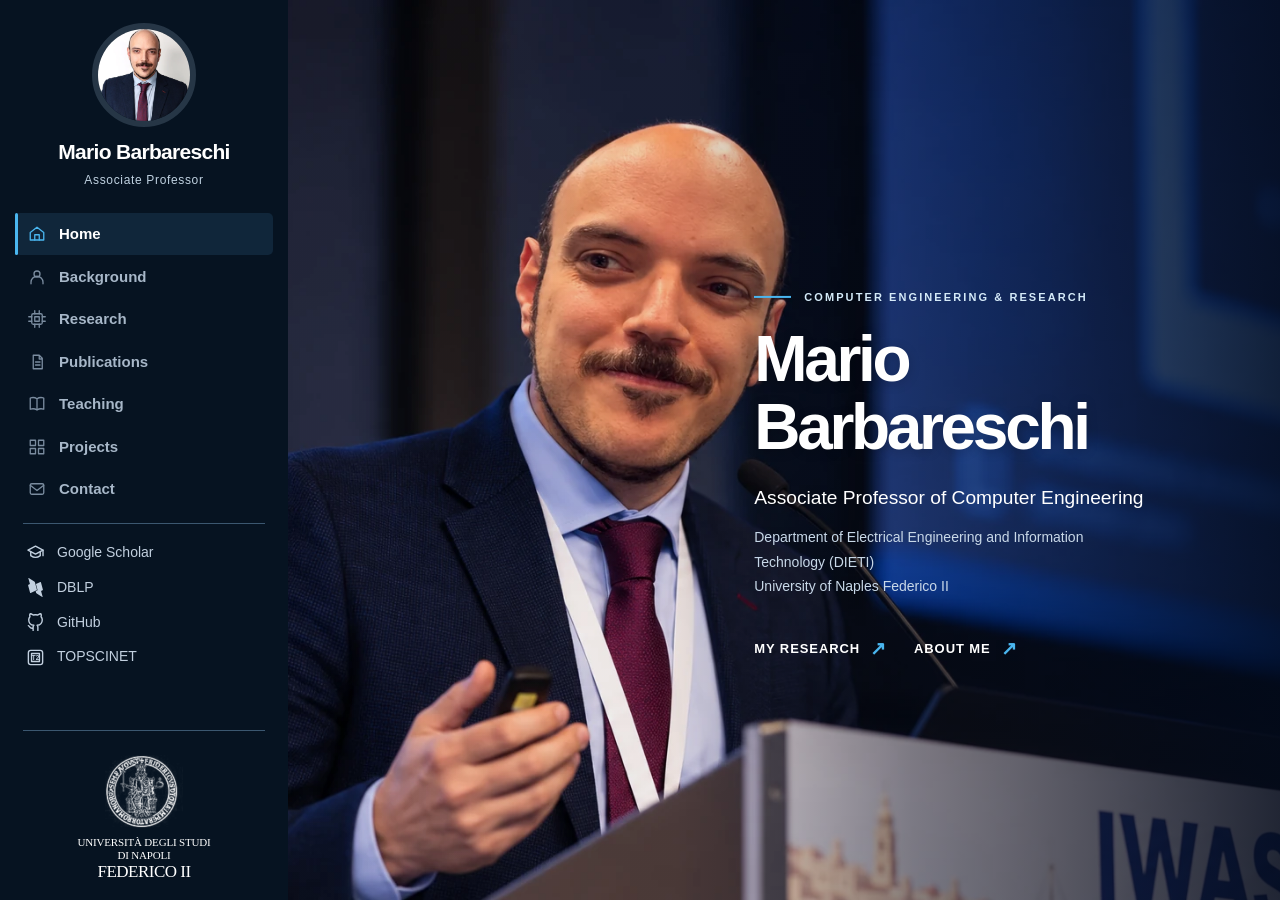
<file: site/index.html>
<!doctype html>
<html lang="en" class="home-page">
<head>
  <meta charset="utf-8">
  <meta name="viewport" content="width=device-width, initial-scale=1">
  <meta name="theme-color" content="#061321">
  <meta name="description" content="Mario Barbareschi, Associate Professor of Computer Engineering at University of Naples Federico II. Hardware security, dependable computing, embedded systems and Edge AI.">
  <meta property="og:title" content="Home | Mario Barbareschi">
  <meta property="og:description" content="Mario Barbareschi, Associate Professor of Computer Engineering at University of Naples Federico II. Hardware security, dependable computing, embedded systems and Edge AI.">
  <meta property="og:type" content="website">
  <meta property="og:image" content="assets/images/iwasi-hero.webp">
  <title>Home | Mario Barbareschi</title>
  <link rel="icon" href="favicon.svg" type="image/svg+xml">
  <link rel="stylesheet" href="assets/css/site.css">
</head>
<body>
  <aside class="site-sidebar" id="site-sidebar">
      <div class="identity">
        <a class="identity-photo" href="index.html"><img src="assets/images/portrait.webp" alt="Mario Barbareschi" width="118" height="118"></a>
        <a class="identity-name" href="index.html">Mario Barbareschi</a>
        <div class="identity-role">Associate Professor</div>
      </div>
      <nav class="side-nav" aria-label="Main navigation"><a href="index.html" aria-current="page"><svg viewBox="0 0 24 24" aria-hidden="true"><path d="m3 10 9-7 9 7v10H3z"/><path d="M9 20v-7h6v7"/></svg><span>Home</span></a>
<a href="background.html"><svg viewBox="0 0 24 24" aria-hidden="true"><circle cx="12" cy="8" r="4"/><path d="M4 21v-2a8 8 0 0 1 16 0v2"/></svg><span>Background</span></a>
<a href="research.html"><svg viewBox="0 0 24 24" aria-hidden="true"><rect x="5" y="5" width="14" height="14" rx="2"/><path d="M9 9h6v6H9zM9 1v4m6-4v4M9 19v4m6-4v4M1 9h4m-4 6h4m14-6h4m-4 6h4"/></svg><span>Research</span></a>
<a href="publications.html"><svg viewBox="0 0 24 24" aria-hidden="true"><path d="M7 3h8l4 4v14H7zM15 3v5h4M10 12h6M10 16h6"/></svg><span>Publications</span></a>
<a href="teaching.html"><svg viewBox="0 0 24 24" aria-hidden="true"><path d="M12 5c-3-2-6-2-9-1v15c3-1 6-1 9 1 3-2 6-2 9-1V4c-3-1-6-1-9 1zm0 0v15"/></svg><span>Teaching</span></a>
<a href="projects.html"><svg viewBox="0 0 24 24" aria-hidden="true"><rect x="3" y="3" width="7" height="7"/><rect x="14" y="3" width="7" height="7"/><rect x="3" y="14" width="7" height="7"/><rect x="14" y="14" width="7" height="7"/></svg><span>Projects</span></a>
<a href="contact.html"><svg viewBox="0 0 24 24" aria-hidden="true"><rect x="3" y="5" width="18" height="14" rx="2"/><path d="m3 7 9 7 9-7"/></svg><span>Contact</span></a></nav>
      <div class="sidebar-profiles" aria-label="Academic profiles">
        <a href="https://scholar.google.it/citations?user=LVwMRVcAAAAJ&amp;hl=en" target="_blank" rel="noopener noreferrer"><svg viewBox="0 0 24 24" aria-hidden="true"><path d="M2.5 9 12 4l9.5 5-9.5 5-9.5-5Z"/><path d="M6 11v5c3.5 2.5 8.5 2.5 12 0v-5"/><path d="M21.5 9v7"/></svg><span>Google Scholar</span></a>
        <a href="https://dblp.org/pid/134/1019.html" target="_blank" rel="noopener noreferrer"><svg class="dblp-logo" viewBox="0 0 24 24" aria-hidden="true"><path d="M3.075.002c-.096.013-.154.092-.094.31L4.97 7.73 3.1 8.6s-.56.26-.4.85l2.45 9.159s.16.59.72.33l6.169-2.869 1.3-.61s.52-.24.42-.79l-.01-.06-1.13-4.22-.658-2.45-.672-2.49v-.04s-.16-.59-.84-1L3.5.141s-.265-.16-.425-.139zM18.324 5.03a.724.724 0 0 0-.193.06l-5.602 2.6.862 3.2 1.09 4.08.01.06c.05.47-.411.79-.411.79l-1.88.87.5 1.89.04.1c.07.17.28.6.81.91l6.95 4.269s.68.41.52-.17l-1.981-7.4 1.861-.86s.56-.26.4-.85L18.85 5.42s-.116-.452-.526-.39z"/></svg><span>DBLP</span></a>
        <a href="https://github.com/mariobarbareschi" target="_blank" rel="noopener noreferrer"><svg viewBox="0 0 24 24" aria-hidden="true"><path d="M9 19c-4.3 1.5-4.3-2.5-6-3m12 6v-3.9a3.4 3.4 0 0 0-.95-2.65c3.17-.36 6.5-1.56 6.5-7.05A5.5 5.5 0 0 0 19 4.7a5.1 5.1 0 0 0-.1-3.7S17.7.65 15 2.5a13.1 13.1 0 0 0-6 0C6.3.65 5.1 1 5.1 1A5.1 5.1 0 0 0 5 4.7a5.5 5.5 0 0 0-1.55 3.7c0 5.45 3.33 6.69 6.5 7.05A3.4 3.4 0 0 0 9 18.1V22"/></svg><span>GitHub</span></a>
        <a href="https://topscinet.com/scientist_profile/Barbareschi,%20Mario/2013/?stype=single_year" target="_blank" rel="noopener noreferrer"><svg viewBox="0 0 24 24" aria-hidden="true"><rect x="3" y="3" width="18" height="18" rx="3"/><path d="M7 7h10v10H7z"/><text x="12" y="15" font-size="8" font-weight="700" text-anchor="middle" stroke="none" fill="currentColor">T2</text></svg><span>TOPSCINET</span></a>
      </div>
      <div class="sidebar-bottom">
        <a class="unina-brand" href="https://www.unina.it/" target="_blank" rel="noopener noreferrer" aria-label="Università degli Studi di Napoli Federico II — sito ufficiale" title="Università degli Studi di Napoli Federico II">
          <img src="https://upload.wikimedia.org/wikipedia/it/5/5c/University_Federico_II_Logo.svg" alt="Sigillo ufficiale dell'Università Federico II" width="78" height="78" loading="lazy" decoding="async" referrerpolicy="no-referrer" onerror="this.onerror=null;this.src='assets/images/unina-official-seal.png'">
          <span class="unina-wordmark" aria-hidden="true"><span>Università degli Studi</span><span>di Napoli</span><strong>Federico II</strong></span>
        </a>
      </div>
    </aside>
    <button class="mobile-trigger" type="button" aria-label="Open navigation" aria-controls="site-sidebar" aria-expanded="false"><svg viewBox="0 0 24 24" aria-hidden="true"><path d="M4 7h16M4 12h16M4 17h16"/></svg></button><div class="menu-scrim" aria-hidden="true"></div>
  <main class="site-main" id="main"><section class="hero" aria-label="Home">
  <picture><source media="(max-width: 650px)" srcset="assets/images/iwasi-hero-small.webp"><img class="hero-image" src="assets/images/iwasi-hero.webp" alt="Illustrative conference scene inspired by IWASI 2023, showing Mario Barbareschi speaking at a lectern" width="1536" height="1024" fetchpriority="high"></picture>
  <div class="hero-tint"></div>
  <div class="hero-copy">
    <div class="hero-overline">Computer engineering &amp; research</div>
    <h1>Mario<br>Barbareschi</h1>
    <p class="hero-title">Associate Professor of Computer Engineering</p>
    <span class="hero-rule"></span>
    <p class="hero-affiliation"><a href="https://www.dieti.unina.it/" target="_blank" rel="noopener noreferrer" title="DIETI — official website">Department of Electrical Engineering and Information Technology (DIETI)</a><br><a href="https://www.unina.it/" target="_blank" rel="noopener noreferrer" title="University of Naples Federico II — official website">University of Naples Federico II</a></p>
    <div class="hero-links"><a class="hero-link" href="research.html">My research <span class="arr" aria-hidden="true">&#8599;</span></a><a class="hero-link" href="background.html">About me <span class="arr" aria-hidden="true">&#8599;</span></a></div>
  </div>
</section></main>
  <script src="assets/js/site.js" defer></script>
</body>
</html>
</file>
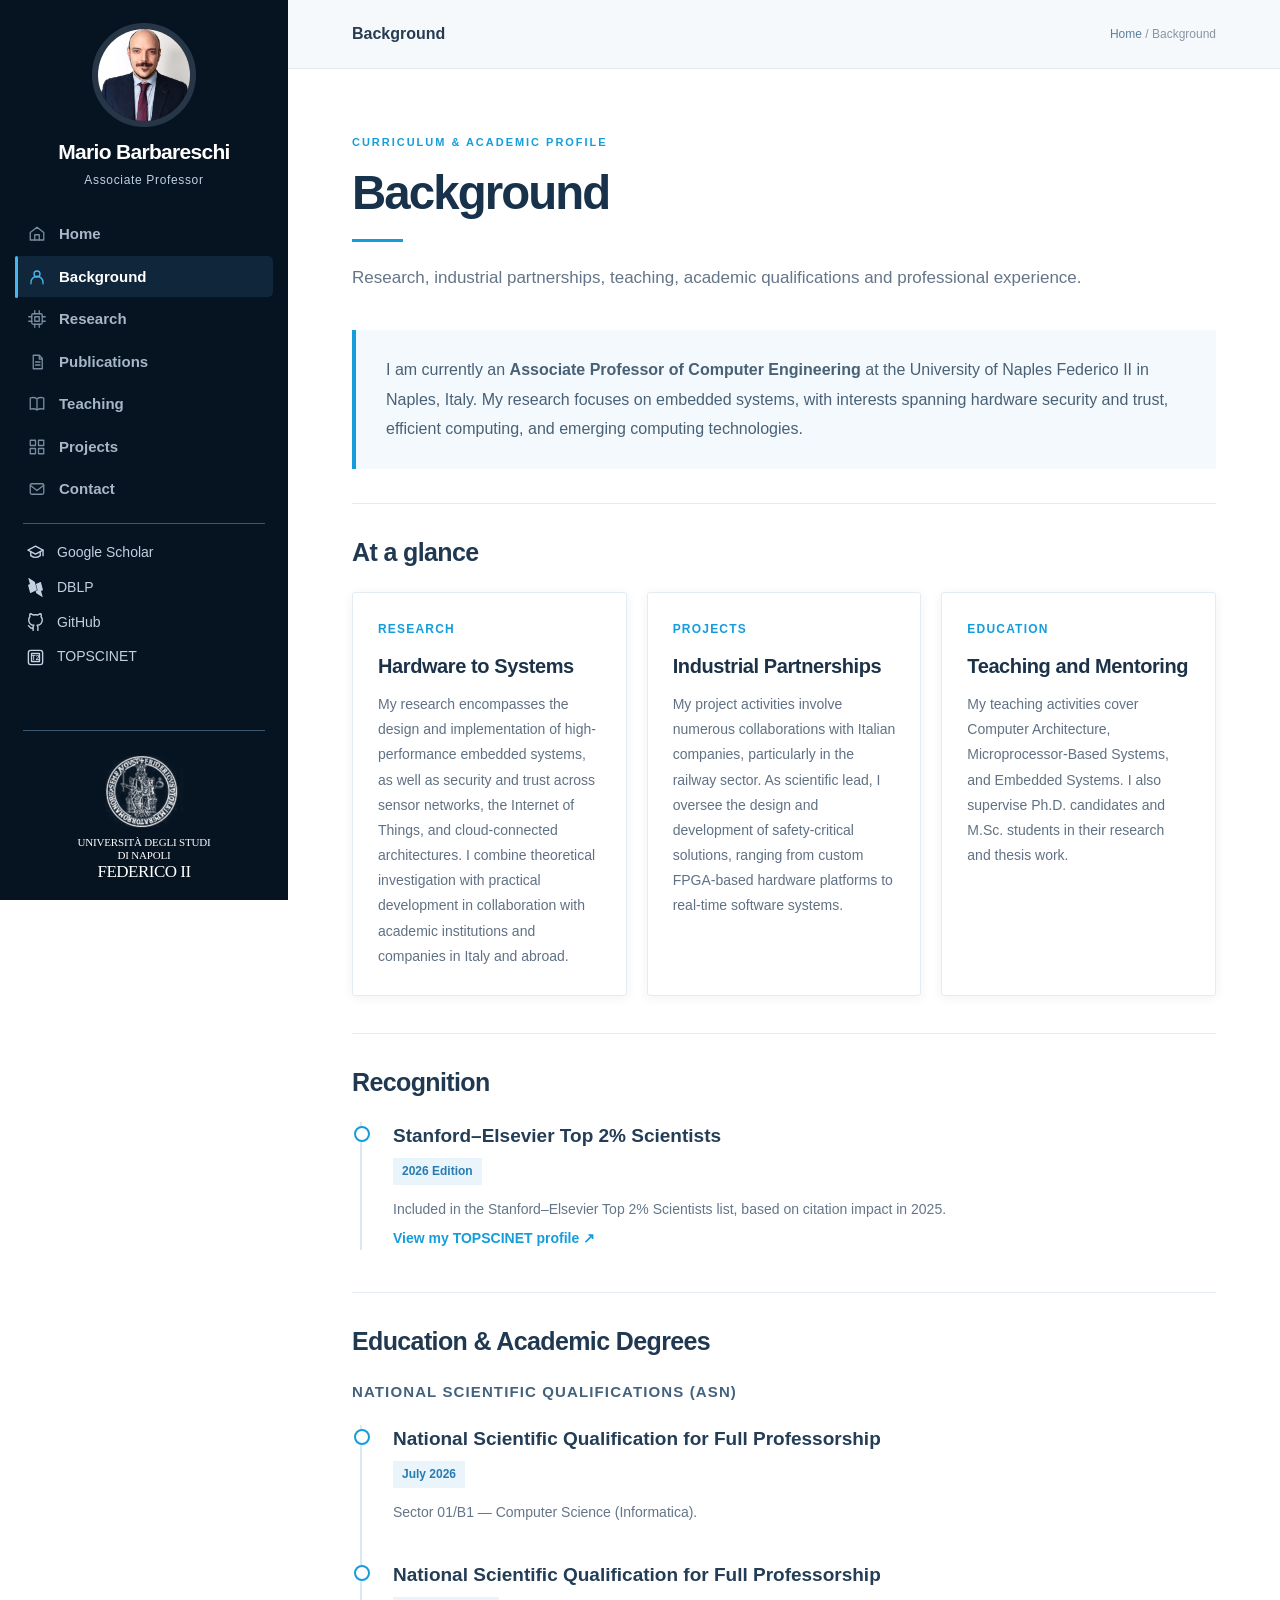
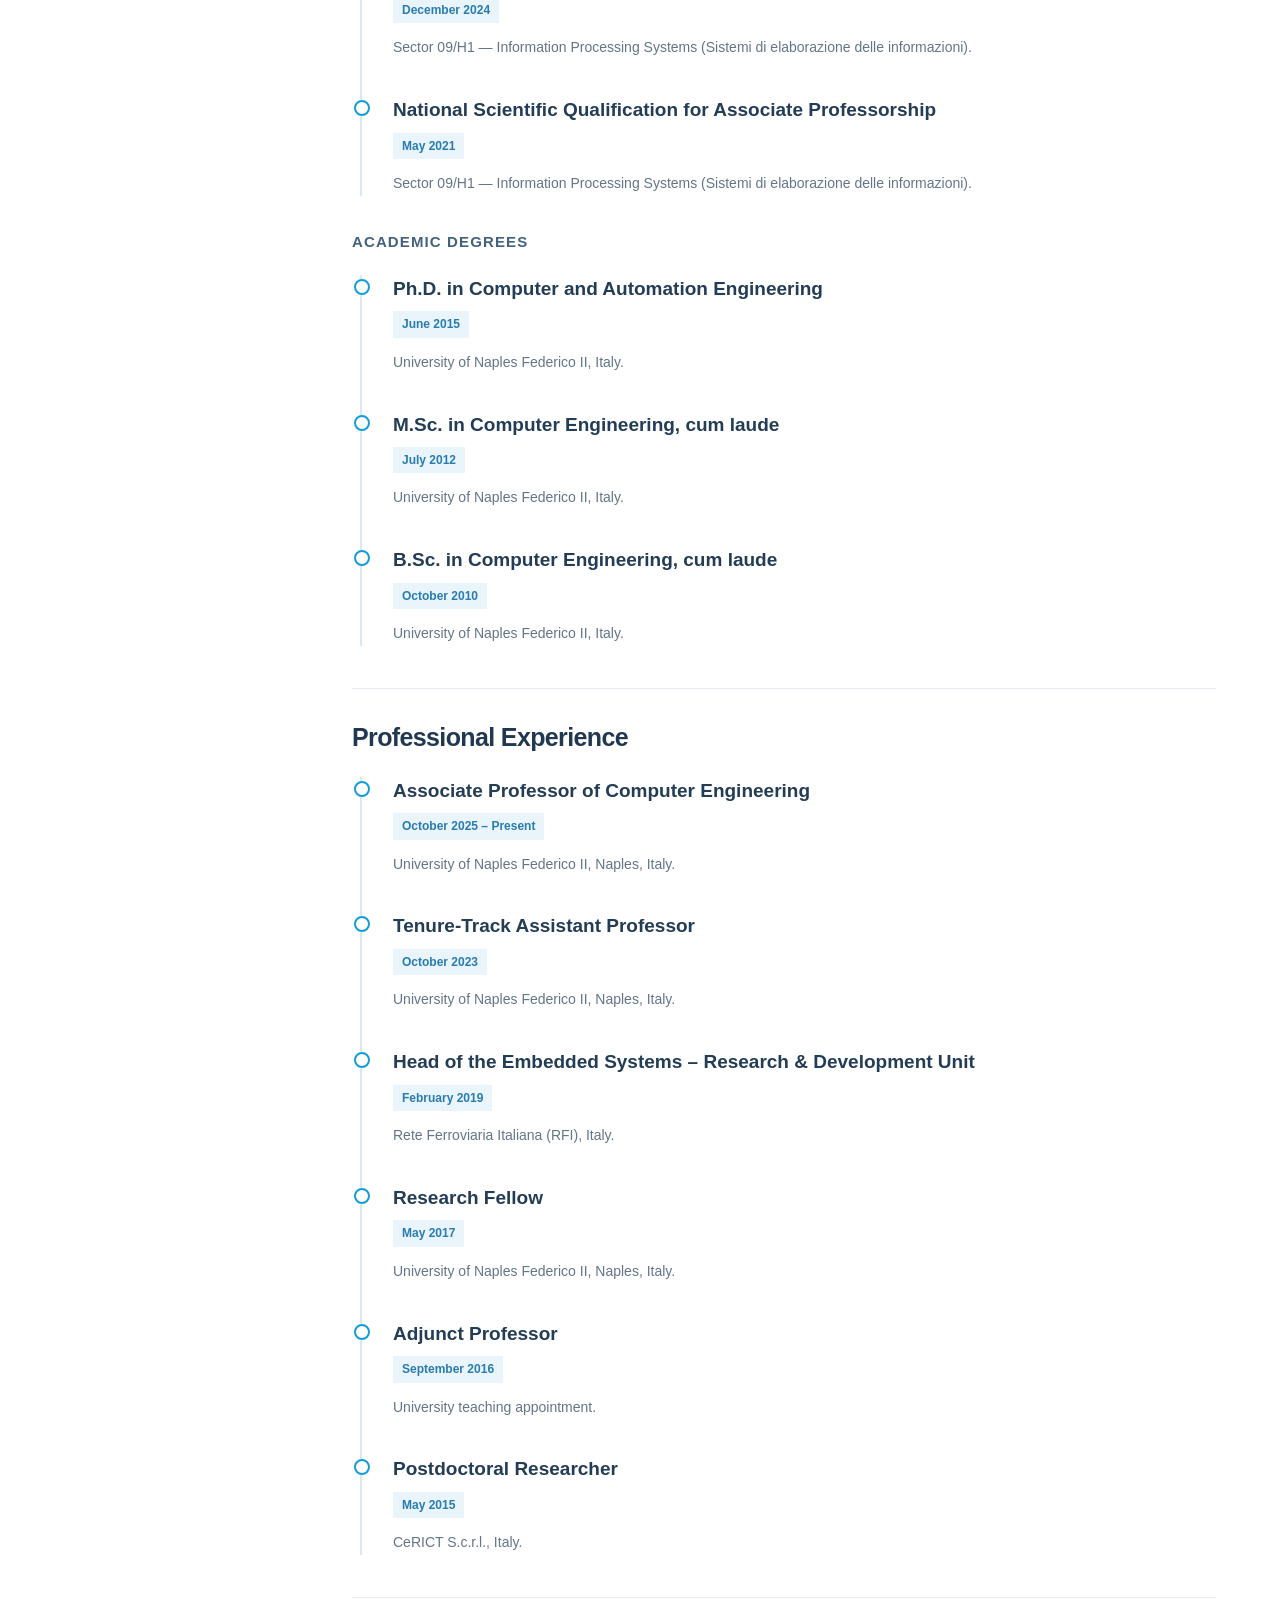
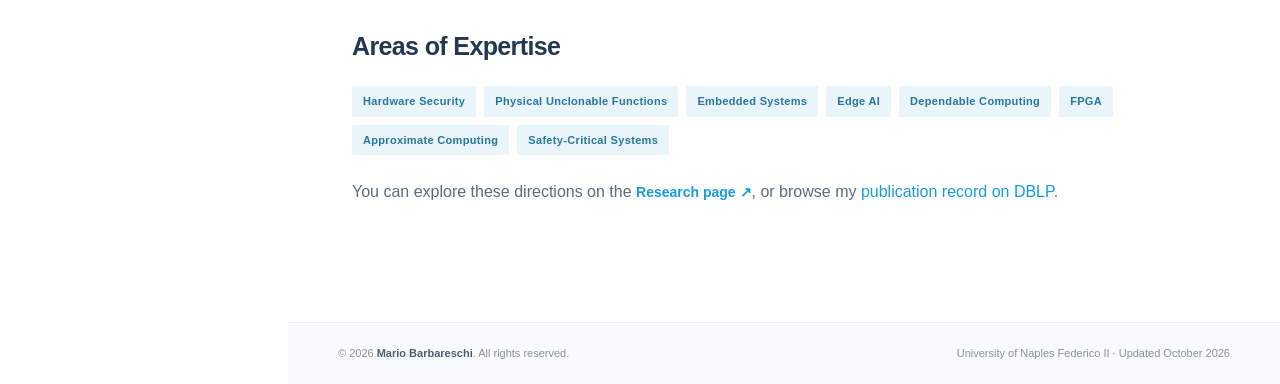
<file: site/background.html>
<!doctype html>
<html lang="en">
<head>
  <meta charset="utf-8">
  <meta name="viewport" content="width=device-width, initial-scale=1">
  <meta name="theme-color" content="#061321">
  <meta name="description" content="Background | Mario Barbareschi, Associate Professor at the University of Naples Federico II">
  <meta property="og:title" content="Background | Mario Barbareschi">
  <meta property="og:description" content="Background | Mario Barbareschi, Associate Professor at the University of Naples Federico II">
  <meta property="og:type" content="website">
  <meta property="og:image" content="assets/images/iwasi-hero.webp">
  <title>Background | Mario Barbareschi</title>
  <link rel="icon" href="favicon.svg" type="image/svg+xml">
  <link rel="stylesheet" href="assets/css/site.css">
</head>
<body>
  <aside class="site-sidebar" id="site-sidebar">
      <div class="identity">
        <a class="identity-photo" href="index.html"><img src="assets/images/portrait.webp" alt="Mario Barbareschi" width="118" height="118"></a>
        <a class="identity-name" href="index.html">Mario Barbareschi</a>
        <div class="identity-role">Associate Professor</div>
      </div>
      <nav class="side-nav" aria-label="Main navigation"><a href="index.html"><svg viewBox="0 0 24 24" aria-hidden="true"><path d="m3 10 9-7 9 7v10H3z"/><path d="M9 20v-7h6v7"/></svg><span>Home</span></a>
<a href="background.html" aria-current="page"><svg viewBox="0 0 24 24" aria-hidden="true"><circle cx="12" cy="8" r="4"/><path d="M4 21v-2a8 8 0 0 1 16 0v2"/></svg><span>Background</span></a>
<a href="research.html"><svg viewBox="0 0 24 24" aria-hidden="true"><rect x="5" y="5" width="14" height="14" rx="2"/><path d="M9 9h6v6H9zM9 1v4m6-4v4M9 19v4m6-4v4M1 9h4m-4 6h4m14-6h4m-4 6h4"/></svg><span>Research</span></a>
<a href="publications.html"><svg viewBox="0 0 24 24" aria-hidden="true"><path d="M7 3h8l4 4v14H7zM15 3v5h4M10 12h6M10 16h6"/></svg><span>Publications</span></a>
<a href="teaching.html"><svg viewBox="0 0 24 24" aria-hidden="true"><path d="M12 5c-3-2-6-2-9-1v15c3-1 6-1 9 1 3-2 6-2 9-1V4c-3-1-6-1-9 1zm0 0v15"/></svg><span>Teaching</span></a>
<a href="projects.html"><svg viewBox="0 0 24 24" aria-hidden="true"><rect x="3" y="3" width="7" height="7"/><rect x="14" y="3" width="7" height="7"/><rect x="3" y="14" width="7" height="7"/><rect x="14" y="14" width="7" height="7"/></svg><span>Projects</span></a>
<a href="contact.html"><svg viewBox="0 0 24 24" aria-hidden="true"><rect x="3" y="5" width="18" height="14" rx="2"/><path d="m3 7 9 7 9-7"/></svg><span>Contact</span></a></nav>
      <div class="sidebar-profiles" aria-label="Academic profiles">
        <a href="https://scholar.google.it/citations?user=LVwMRVcAAAAJ&amp;hl=en" target="_blank" rel="noopener noreferrer"><svg viewBox="0 0 24 24" aria-hidden="true"><path d="M2.5 9 12 4l9.5 5-9.5 5-9.5-5Z"/><path d="M6 11v5c3.5 2.5 8.5 2.5 12 0v-5"/><path d="M21.5 9v7"/></svg><span>Google Scholar</span></a>
        <a href="https://dblp.org/pid/134/1019.html" target="_blank" rel="noopener noreferrer"><svg class="dblp-logo" viewBox="0 0 24 24" aria-hidden="true"><path d="M3.075.002c-.096.013-.154.092-.094.31L4.97 7.73 3.1 8.6s-.56.26-.4.85l2.45 9.159s.16.59.72.33l6.169-2.869 1.3-.61s.52-.24.42-.79l-.01-.06-1.13-4.22-.658-2.45-.672-2.49v-.04s-.16-.59-.84-1L3.5.141s-.265-.16-.425-.139zM18.324 5.03a.724.724 0 0 0-.193.06l-5.602 2.6.862 3.2 1.09 4.08.01.06c.05.47-.411.79-.411.79l-1.88.87.5 1.89.04.1c.07.17.28.6.81.91l6.95 4.269s.68.41.52-.17l-1.981-7.4 1.861-.86s.56-.26.4-.85L18.85 5.42s-.116-.452-.526-.39z"/></svg><span>DBLP</span></a>
        <a href="https://github.com/mariobarbareschi" target="_blank" rel="noopener noreferrer"><svg viewBox="0 0 24 24" aria-hidden="true"><path d="M9 19c-4.3 1.5-4.3-2.5-6-3m12 6v-3.9a3.4 3.4 0 0 0-.95-2.65c3.17-.36 6.5-1.56 6.5-7.05A5.5 5.5 0 0 0 19 4.7a5.1 5.1 0 0 0-.1-3.7S17.7.65 15 2.5a13.1 13.1 0 0 0-6 0C6.3.65 5.1 1 5.1 1A5.1 5.1 0 0 0 5 4.7a5.5 5.5 0 0 0-1.55 3.7c0 5.45 3.33 6.69 6.5 7.05A3.4 3.4 0 0 0 9 18.1V22"/></svg><span>GitHub</span></a>
        <a href="https://topscinet.com/scientist_profile/Barbareschi,%20Mario/2013/?stype=single_year" target="_blank" rel="noopener noreferrer"><svg viewBox="0 0 24 24" aria-hidden="true"><rect x="3" y="3" width="18" height="18" rx="3"/><path d="M7 7h10v10H7z"/><text x="12" y="15" font-size="8" font-weight="700" text-anchor="middle" stroke="none" fill="currentColor">T2</text></svg><span>TOPSCINET</span></a>
      </div>
      <div class="sidebar-bottom">
        <a class="unina-brand" href="https://www.unina.it/" target="_blank" rel="noopener noreferrer" aria-label="Università degli Studi di Napoli Federico II — sito ufficiale" title="Università degli Studi di Napoli Federico II">
          <img src="https://upload.wikimedia.org/wikipedia/it/5/5c/University_Federico_II_Logo.svg" alt="Sigillo ufficiale dell'Università Federico II" width="78" height="78" loading="lazy" decoding="async" referrerpolicy="no-referrer" onerror="this.onerror=null;this.src='assets/images/unina-official-seal.png'">
          <span class="unina-wordmark" aria-hidden="true"><span>Università degli Studi</span><span>di Napoli</span><strong>Federico II</strong></span>
        </a>
      </div>
    </aside>
    <button class="mobile-trigger" type="button" aria-label="Open navigation" aria-controls="site-sidebar" aria-expanded="false"><svg viewBox="0 0 24 24" aria-hidden="true"><path d="M4 7h16M4 12h16M4 17h16"/></svg></button><div class="menu-scrim" aria-hidden="true"></div>
  <main class="site-main" id="main"><header class="page-breadcrumb"><strong>Background</strong><span><a href="index.html">Home</a> / Background</span></header>
    <div class="page-layout">
  <div class="page-header">
    <div class="kicker">Curriculum &amp; academic profile</div>
    <h1>Background</h1>
    <span class="title-rule"></span>
    <p class="page-lead">Research, industrial partnerships, teaching, academic qualifications and professional experience.</p>
  </div>

  <div class="lead-panel">
    <p>I am currently an <strong>Associate Professor of Computer Engineering</strong> at the University of Naples Federico II in Naples, Italy. My research focuses on embedded systems, with interests spanning hardware security and trust, efficient computing, and emerging computing technologies.</p>
  </div>

  <section class="content-section" aria-labelledby="at-a-glance">
    <h2 id="at-a-glance">At a glance</h2>
    <div class="columns-3">
      <article class="info-card">
        <div class="card-symbol">Research</div>
        <h3>Hardware to Systems</h3>
        <p>My research encompasses the design and implementation of high-performance embedded systems, as well as security and trust across sensor networks, the Internet of Things, and cloud-connected architectures. I combine theoretical investigation with practical development in collaboration with academic institutions and companies in Italy and abroad.</p>
      </article>
      <article class="info-card">
        <div class="card-symbol">Projects</div>
        <h3>Industrial Partnerships</h3>
        <p>My project activities involve numerous collaborations with Italian companies, particularly in the railway sector. As scientific lead, I oversee the design and development of safety-critical solutions, ranging from custom FPGA-based hardware platforms to real-time software systems.</p>
      </article>
      <article class="info-card">
        <div class="card-symbol">Education</div>
        <h3>Teaching and Mentoring</h3>
        <p>My teaching activities cover Computer Architecture, Microprocessor-Based Systems, and Embedded Systems. I also supervise Ph.D. candidates and M.Sc. students in their research and thesis work.</p>
      </article>
    </div>
  </section>

  <section class="content-section" aria-labelledby="recognition">
    <h2 id="recognition">Recognition</h2>
    <div class="timeline">
      <div class="timeline-item">
        <h3>Stanford&#8211;Elsevier Top 2% Scientists</h3>
        <span class="period">2026 Edition</span>
        <p>Included in the Stanford&#8211;Elsevier Top 2% Scientists list, based on citation impact in 2025.</p>
        <p><a class="accent-link" href="https://topscinet.com/scientist_profile/Barbareschi,%20Mario/2013/?stype=single_year" target="_blank" rel="noopener noreferrer">View my TOPSCINET profile &#8599;</a></p>
      </div>
    </div>
  </section>

  <section class="content-section" aria-labelledby="education-degrees">
    <h2 id="education-degrees">Education &amp; Academic Degrees</h2>
    <h3 class="timeline-group-title">National Scientific Qualifications (ASN)</h3>
    <div class="timeline">
      <div class="timeline-item">
        <h3>National Scientific Qualification for Full Professorship</h3>
        <span class="period">July 2026</span>
        <p>Sector 01/B1 &#8212; Computer Science (Informatica).</p>
      </div>
      <div class="timeline-item">
        <h3>National Scientific Qualification for Full Professorship</h3>
        <span class="period">December 2024</span>
        <p>Sector 09/H1 &#8212; Information Processing Systems (Sistemi di elaborazione delle informazioni).</p>
      </div>
      <div class="timeline-item">
        <h3>National Scientific Qualification for Associate Professorship</h3>
        <span class="period">May 2021</span>
        <p>Sector 09/H1 &#8212; Information Processing Systems (Sistemi di elaborazione delle informazioni).</p>
      </div>
    </div>

    <h3 class="timeline-group-title after-timeline">Academic Degrees</h3>
    <div class="timeline">
      <div class="timeline-item">
        <h3>Ph.D. in Computer and Automation Engineering</h3>
        <span class="period">June 2015</span>
        <p>University of Naples Federico II, Italy.</p>
      </div>
      <div class="timeline-item">
        <h3>M.Sc. in Computer Engineering, cum laude</h3>
        <span class="period">July 2012</span>
        <p>University of Naples Federico II, Italy.</p>
      </div>
      <div class="timeline-item">
        <h3>B.Sc. in Computer Engineering, cum laude</h3>
        <span class="period">October 2010</span>
        <p>University of Naples Federico II, Italy.</p>
      </div>
    </div>
  </section>

  <section class="content-section" aria-labelledby="professional-experience">
    <h2 id="professional-experience">Professional Experience</h2>
    <div class="timeline">
      <div class="timeline-item">
        <h3>Associate Professor of Computer Engineering</h3>
        <span class="period">October 2025 &#8211; Present</span>
        <p>University of Naples Federico II, Naples, Italy.</p>
      </div>
      <div class="timeline-item">
        <h3>Tenure-Track Assistant Professor</h3>
        <span class="period">October 2023</span>
        <p>University of Naples Federico II, Naples, Italy.</p>
      </div>
      <div class="timeline-item">
        <h3>Head of the Embedded Systems &#8211; Research &amp; Development Unit</h3>
        <span class="period">February 2019</span>
        <p>Rete Ferroviaria Italiana (RFI), Italy.</p>
      </div>
      <div class="timeline-item">
        <h3>Research Fellow</h3>
        <span class="period">May 2017</span>
        <p>University of Naples Federico II, Naples, Italy.</p>
      </div>
      <div class="timeline-item">
        <h3>Adjunct Professor</h3>
        <span class="period">September 2016</span>
        <p>University teaching appointment.</p>
      </div>
      <div class="timeline-item">
        <h3>Postdoctoral Researcher</h3>
        <span class="period">May 2015</span>
        <p>CeRICT S.c.r.l., Italy.</p>
      </div>
    </div>
  </section>

  <section class="content-section" aria-labelledby="areas-expertise">
    <h2 id="areas-expertise">Areas of Expertise</h2>
    <div class="pill-set"><span class="pill">Hardware Security</span><span class="pill">Physical Unclonable Functions</span><span class="pill">Embedded Systems</span><span class="pill">Edge AI</span><span class="pill">Dependable Computing</span><span class="pill">FPGA</span><span class="pill">Approximate Computing</span><span class="pill">Safety-Critical Systems</span></div>
    <p style="margin-top:23px">You can explore these directions on the <a class="accent-link" href="research.html">Research page &#8599;</a>, or browse my <a href="https://dblp.org/pid/134/1019.html" target="_blank" rel="noopener">publication record on DBLP</a>.</p>
  </section>
</div><footer class="site-footer"><span>&copy; 2026 <strong>Mario Barbareschi</strong>. All rights reserved.</span><span>University of Naples Federico II &middot; Updated October 2026</span></footer></main>
  <script src="assets/js/site.js" defer></script>
</body>
</html>
</file>
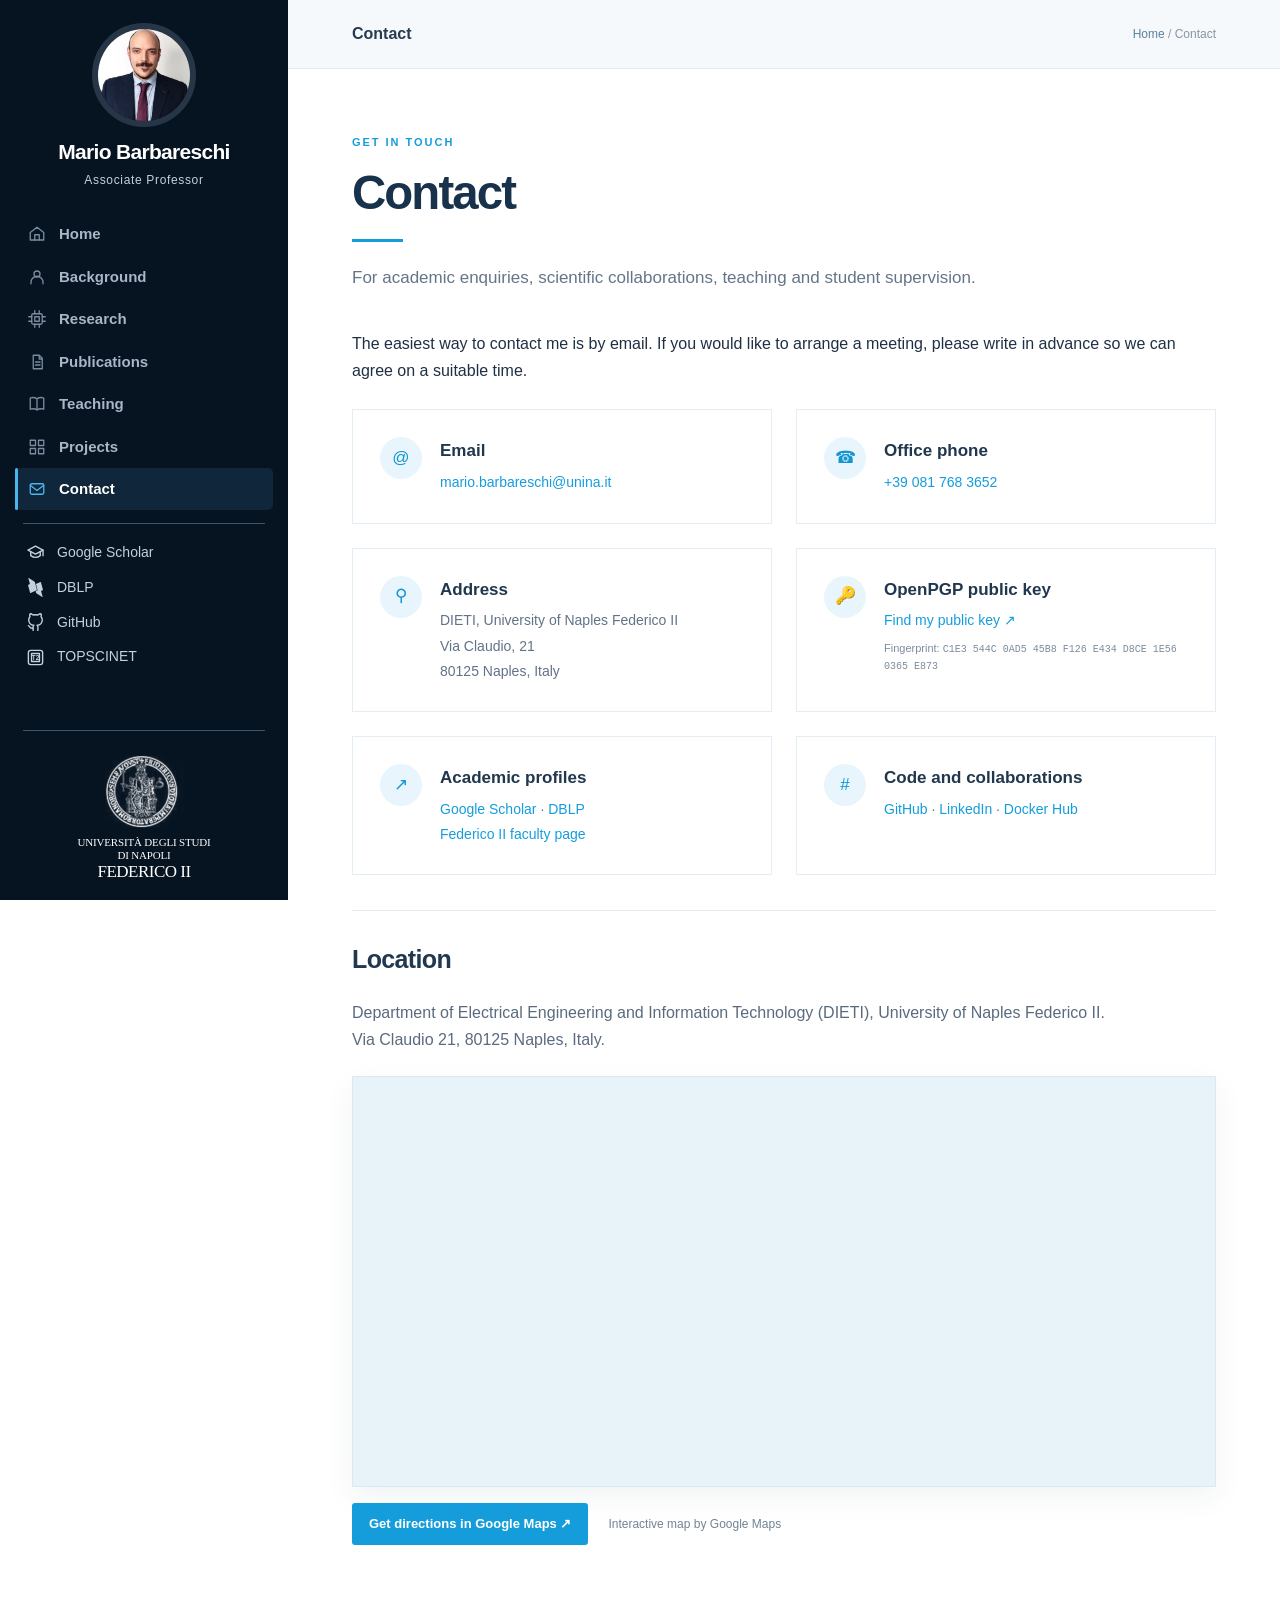
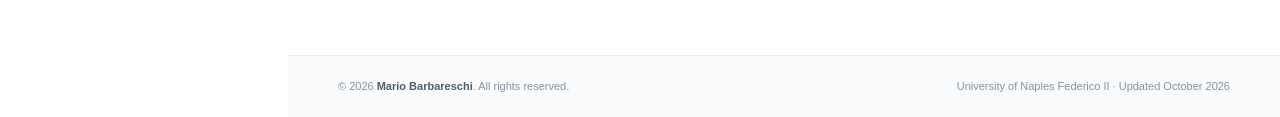
<file: site/contact.html>
<!DOCTYPE html>

<html lang="en">
<head>
<meta charset="utf-8"/>
<meta content="width=device-width, initial-scale=1" name="viewport"/>
<meta content="#061321" name="theme-color"/>
<meta content="Contact | Mario Barbareschi, Associate Professor at the University of Naples Federico II" name="description"/>
<meta content="Contact | Mario Barbareschi" property="og:title"/>
<meta content="Contact | Mario Barbareschi, Associate Professor at the University of Naples Federico II" property="og:description"/>
<meta content="website" property="og:type"/>
<meta content="assets/images/iwasi-hero.webp" property="og:image"/>
<title>Contact | Mario Barbareschi</title>
<link href="favicon.svg" rel="icon" type="image/svg+xml"/>
<link href="assets/css/site.css" rel="stylesheet"/>
</head>
<body>
<aside class="site-sidebar" id="site-sidebar">
<div class="identity">
<a class="identity-photo" href="index.html"><img alt="Mario Barbareschi" height="118" src="assets/images/portrait.webp" width="118"/></a>
<a class="identity-name" href="index.html">Mario Barbareschi</a>
<div class="identity-role">Associate Professor</div>
</div>
<nav aria-label="Main navigation" class="side-nav"><a href="index.html"><svg aria-hidden="true" viewbox="0 0 24 24"><path d="m3 10 9-7 9 7v10H3z"></path><path d="M9 20v-7h6v7"></path></svg><span>Home</span></a>
<a href="background.html"><svg aria-hidden="true" viewbox="0 0 24 24"><circle cx="12" cy="8" r="4"></circle><path d="M4 21v-2a8 8 0 0 1 16 0v2"></path></svg><span>Background</span></a>
<a href="research.html"><svg aria-hidden="true" viewbox="0 0 24 24"><rect height="14" rx="2" width="14" x="5" y="5"></rect><path d="M9 9h6v6H9zM9 1v4m6-4v4M9 19v4m6-4v4M1 9h4m-4 6h4m14-6h4m-4 6h4"></path></svg><span>Research</span></a>
<a href="publications.html"><svg aria-hidden="true" viewbox="0 0 24 24"><path d="M7 3h8l4 4v14H7zM15 3v5h4M10 12h6M10 16h6"></path></svg><span>Publications</span></a>
<a href="teaching.html"><svg aria-hidden="true" viewbox="0 0 24 24"><path d="M12 5c-3-2-6-2-9-1v15c3-1 6-1 9 1 3-2 6-2 9-1V4c-3-1-6-1-9 1zm0 0v15"></path></svg><span>Teaching</span></a>
<a href="projects.html"><svg aria-hidden="true" viewbox="0 0 24 24"><rect height="7" width="7" x="3" y="3"></rect><rect height="7" width="7" x="14" y="3"></rect><rect height="7" width="7" x="3" y="14"></rect><rect height="7" width="7" x="14" y="14"></rect></svg><span>Projects</span></a>
<a aria-current="page" href="contact.html"><svg aria-hidden="true" viewbox="0 0 24 24"><rect height="14" rx="2" width="18" x="3" y="5"></rect><path d="m3 7 9 7 9-7"></path></svg><span>Contact</span></a></nav>
      <div class="sidebar-profiles" aria-label="Academic profiles">
        <a href="https://scholar.google.it/citations?user=LVwMRVcAAAAJ&amp;hl=en" target="_blank" rel="noopener noreferrer"><svg viewBox="0 0 24 24" aria-hidden="true"><path d="M2.5 9 12 4l9.5 5-9.5 5-9.5-5Z"/><path d="M6 11v5c3.5 2.5 8.5 2.5 12 0v-5"/><path d="M21.5 9v7"/></svg><span>Google Scholar</span></a>
        <a href="https://dblp.org/pid/134/1019.html" target="_blank" rel="noopener noreferrer"><svg class="dblp-logo" viewBox="0 0 24 24" aria-hidden="true"><path d="M3.075.002c-.096.013-.154.092-.094.31L4.97 7.73 3.1 8.6s-.56.26-.4.85l2.45 9.159s.16.59.72.33l6.169-2.869 1.3-.61s.52-.24.42-.79l-.01-.06-1.13-4.22-.658-2.45-.672-2.49v-.04s-.16-.59-.84-1L3.5.141s-.265-.16-.425-.139zM18.324 5.03a.724.724 0 0 0-.193.06l-5.602 2.6.862 3.2 1.09 4.08.01.06c.05.47-.411.79-.411.79l-1.88.87.5 1.89.04.1c.07.17.28.6.81.91l6.95 4.269s.68.41.52-.17l-1.981-7.4 1.861-.86s.56-.26.4-.85L18.85 5.42s-.116-.452-.526-.39z"/></svg><span>DBLP</span></a>
        <a href="https://github.com/mariobarbareschi" target="_blank" rel="noopener noreferrer"><svg viewBox="0 0 24 24" aria-hidden="true"><path d="M9 19c-4.3 1.5-4.3-2.5-6-3m12 6v-3.9a3.4 3.4 0 0 0-.95-2.65c3.17-.36 6.5-1.56 6.5-7.05A5.5 5.5 0 0 0 19 4.7a5.1 5.1 0 0 0-.1-3.7S17.7.65 15 2.5a13.1 13.1 0 0 0-6 0C6.3.65 5.1 1 5.1 1A5.1 5.1 0 0 0 5 4.7a5.5 5.5 0 0 0-1.55 3.7c0 5.45 3.33 6.69 6.5 7.05A3.4 3.4 0 0 0 9 18.1V22"/></svg><span>GitHub</span></a>
        <a href="https://topscinet.com/scientist_profile/Barbareschi,%20Mario/2013/?stype=single_year" target="_blank" rel="noopener noreferrer"><svg viewBox="0 0 24 24" aria-hidden="true"><rect x="3" y="3" width="18" height="18" rx="3"/><path d="M7 7h10v10H7z"/><text x="12" y="15" font-size="8" font-weight="700" text-anchor="middle" stroke="none" fill="currentColor">T2</text></svg><span>TOPSCINET</span></a>
      </div>
      <div class="sidebar-bottom">
        <a class="unina-brand" href="https://www.unina.it/" target="_blank" rel="noopener noreferrer" aria-label="Università degli Studi di Napoli Federico II — sito ufficiale" title="Università degli Studi di Napoli Federico II">
          <img src="https://upload.wikimedia.org/wikipedia/it/5/5c/University_Federico_II_Logo.svg" alt="Sigillo ufficiale dell'Università Federico II" width="78" height="78" loading="lazy" decoding="async" referrerpolicy="no-referrer" onerror="this.onerror=null;this.src='assets/images/unina-official-seal.png'">
          <span class="unina-wordmark" aria-hidden="true"><span>Università degli Studi</span><span>di Napoli</span><strong>Federico II</strong></span>
        </a>
      </div>
    </aside>
<button aria-controls="site-sidebar" aria-expanded="false" aria-label="Open navigation" class="mobile-trigger" type="button"><svg aria-hidden="true" viewbox="0 0 24 24"><path d="M4 7h16M4 12h16M4 17h16"></path></svg></button><div aria-hidden="true" class="menu-scrim"></div>
<main class="site-main" id="main"><header class="page-breadcrumb"><strong>Contact</strong><span><a href="index.html">Home</a> / Contact</span></header>
<div class="page-layout"><div class="page-header"><div class="kicker">Get in touch</div><h1>Contact</h1><span class="title-rule"></span><p class="page-lead">For academic enquiries, scientific collaborations, teaching and student supervision.</p></div><p>The easiest way to contact me is by email. If you would like to arrange a meeting, please write in advance so we can agree on a suitable time.</p>
<div class="contact-boxes">
<div class="contact-box"><div class="circle-icon">@</div><div><h3>Email</h3><p><a href="mailto:mario.barbareschi@unina.it">mario.barbareschi@unina.it</a></p></div></div><div class="contact-box"><div aria-hidden="true" class="circle-icon">☎</div><div><h3>Office phone</h3><p><a href="tel:+390817683652">+39 081 768 3652</a></p></div></div>
<div class="contact-box"><div class="circle-icon">⚲</div><div><h3>Address</h3><p>DIETI, University of Naples Federico II<br/>Via Claudio, 21<br/>80125 Naples, Italy</p></div></div><div class="contact-box"><div aria-hidden="true" class="circle-icon">🔑</div><div><h3>OpenPGP public key</h3><p><a href="https://keys.openpgp.org/search?q=mario.barbareschi%40unina.it" rel="noopener noreferrer" target="_blank">Find my public key ↗</a><span class="contact-fingerprint">Fingerprint: <code>C1E3 544C 0AD5 45B8 F126 E434 D8CE 1E56 0365 E873</code></span></p></div></div>
<div class="contact-box"><div class="circle-icon">↗</div><div><h3>Academic profiles</h3><p><a href="https://scholar.google.it/citations?user=LVwMRVcAAAAJ&amp;hl=en" rel="noopener" target="_blank">Google Scholar</a> · <a href="https://dblp.org/pid/134/1019.html" rel="noopener" target="_blank">DBLP</a><br/><a href="https://www.docenti.unina.it/mario.barbareschi" rel="noopener" target="_blank">Federico II faculty page</a></p></div></div>
<div class="contact-box"><div class="circle-icon">#</div><div><h3>Code and collaborations</h3><p><a href="https://github.com/mariobarbareschi" rel="noopener" target="_blank">GitHub</a> · <a href="https://www.linkedin.com/in/mario-barbareschi-85a2b4135/" rel="noopener" target="_blank">LinkedIn</a> · <a href="https://hub.docker.com/u/mariobarbareschi/" rel="noopener noreferrer" target="_blank">Docker Hub</a></p></div></div>
</div>
<section aria-labelledby="location-heading" class="content-section contact-location">
<h2 id="location-heading">Location</h2>
<p>Department of Electrical Engineering and Information Technology (DIETI), University of Naples Federico II.<br/>Via Claudio 21, 80125 Naples, Italy.</p>
<div class="location-map">
<iframe allowfullscreen="" loading="lazy" referrerpolicy="no-referrer-when-downgrade" src="https://www.google.com/maps?q=DIETI%20Universit%C3%A0%20degli%20Studi%20di%20Napoli%20Federico%20II%2C%20Via%20Claudio%2021%2C%2080125%20Napoli%2C%20Italy&amp;output=embed" title="Google Maps — DIETI, University of Naples Federico II, Via Claudio 21">
</iframe>
</div>
<div class="location-actions">
<a class="outline-button" href="https://www.google.com/maps/dir/?api=1&amp;destination=Via%20Claudio%2021%2C%2080125%20Napoli%2C%20Italia" rel="noopener noreferrer" target="_blank">Get directions in Google Maps ↗</a>
<span class="map-caption">Interactive map by Google Maps</span>
</div>
</section></div><footer class="site-footer"><span>© 2026 <strong>Mario Barbareschi</strong>. All rights reserved.</span><span>University of Naples Federico II · Updated October 2026</span></footer></main>
<script defer="" src="assets/js/site.js"></script>
</body>
</html>
</file>
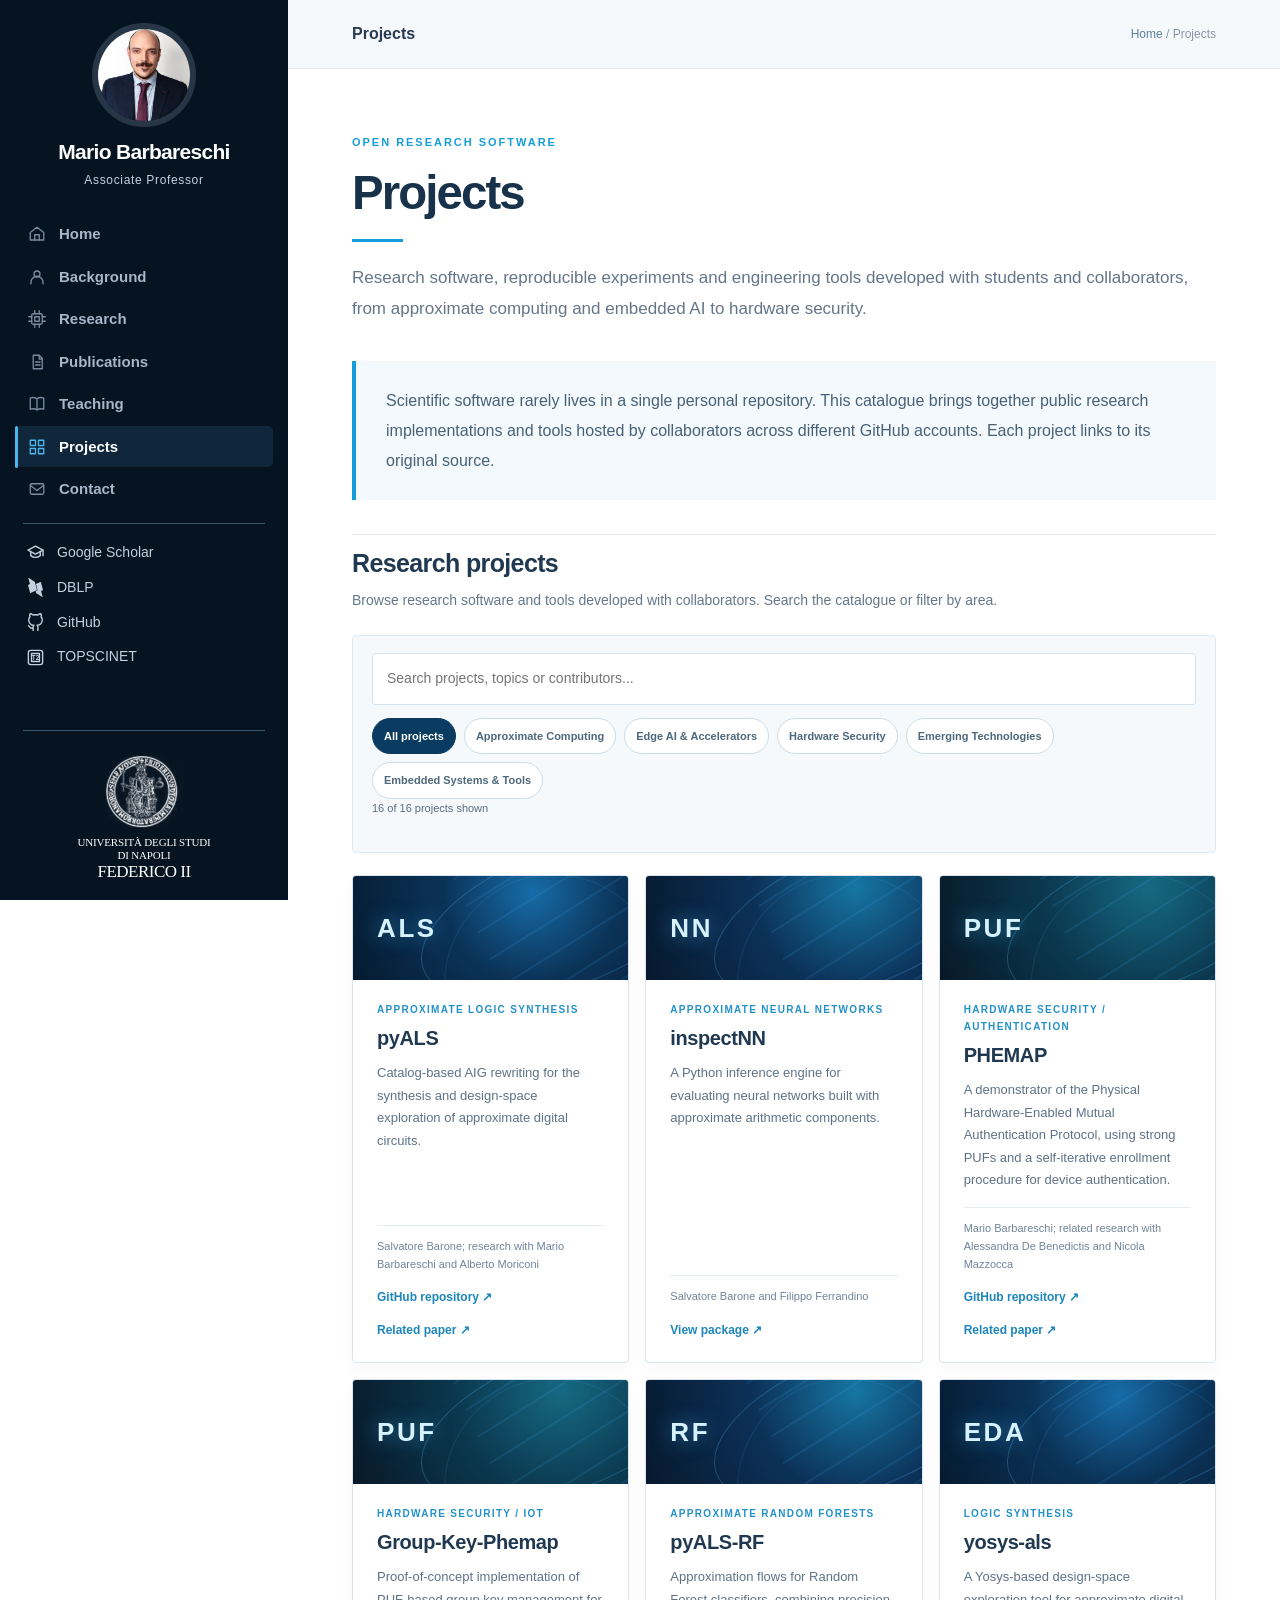
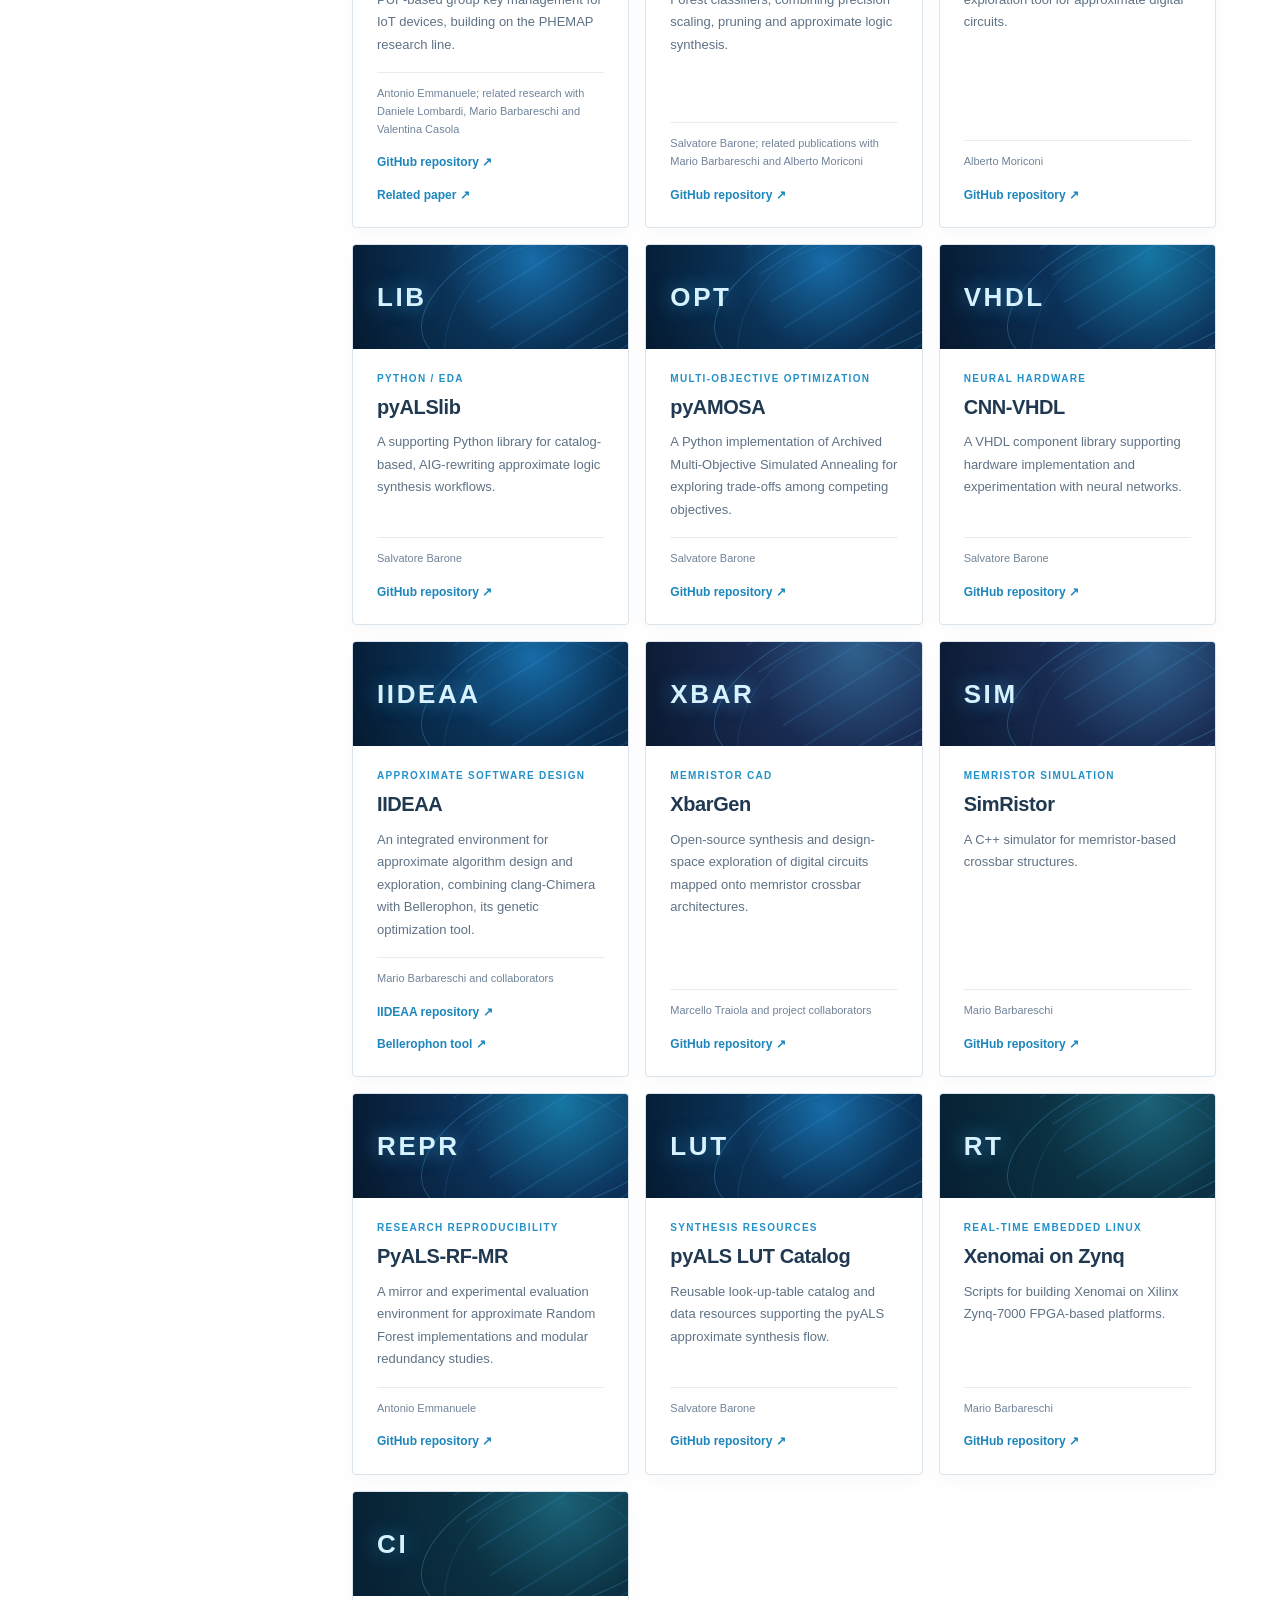
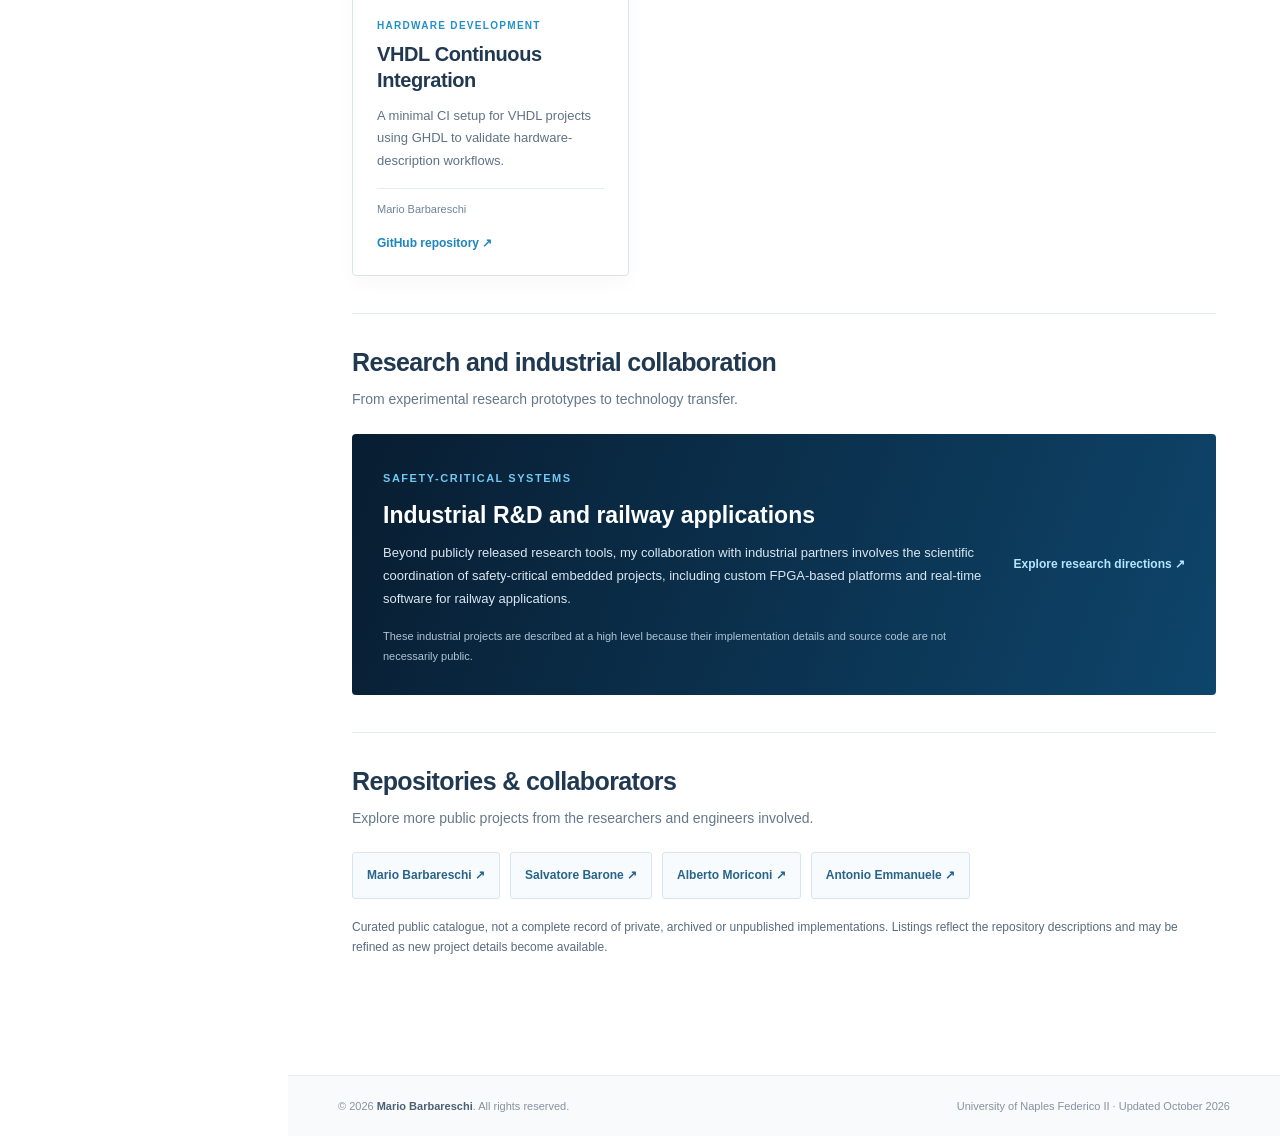
<file: site/projects.html>
<!DOCTYPE html>

<html lang="en">
<head>
<meta charset="utf-8"/>
<meta content="width=device-width, initial-scale=1" name="viewport"/>
<meta content="#061321" name="theme-color"/>
<meta content="Research software in approximate computing, embedded AI, hardware security and emerging technologies by Mario Barbareschi and collaborators." name="description"/>
<meta content="Projects | Mario Barbareschi" property="og:title"/>
<meta content="Projects | Mario Barbareschi, Associate Professor at the University of Naples Federico II" property="og:description"/>
<meta content="website" property="og:type"/>
<meta content="assets/images/iwasi-hero.webp" property="og:image"/>
<title>Projects | Mario Barbareschi</title>
<link href="favicon.svg" rel="icon" type="image/svg+xml"/>
<link href="assets/css/site.css" rel="stylesheet"/>
</head>
<body>
<aside class="site-sidebar" id="site-sidebar">
<div class="identity">
<a class="identity-photo" href="index.html"><img alt="Mario Barbareschi" height="118" src="assets/images/portrait.webp" width="118"/></a>
<a class="identity-name" href="index.html">Mario Barbareschi</a>
<div class="identity-role">Associate Professor</div>
</div>
<nav aria-label="Main navigation" class="side-nav"><a href="index.html"><svg aria-hidden="true" viewbox="0 0 24 24"><path d="m3 10 9-7 9 7v10H3z"></path><path d="M9 20v-7h6v7"></path></svg><span>Home</span></a>
<a href="background.html"><svg aria-hidden="true" viewbox="0 0 24 24"><circle cx="12" cy="8" r="4"></circle><path d="M4 21v-2a8 8 0 0 1 16 0v2"></path></svg><span>Background</span></a>
<a href="research.html"><svg aria-hidden="true" viewbox="0 0 24 24"><rect height="14" rx="2" width="14" x="5" y="5"></rect><path d="M9 9h6v6H9zM9 1v4m6-4v4M9 19v4m6-4v4M1 9h4m-4 6h4m14-6h4m-4 6h4"></path></svg><span>Research</span></a>
<a href="publications.html"><svg aria-hidden="true" viewbox="0 0 24 24"><path d="M7 3h8l4 4v14H7zM15 3v5h4M10 12h6M10 16h6"></path></svg><span>Publications</span></a>
<a href="teaching.html"><svg aria-hidden="true" viewbox="0 0 24 24"><path d="M12 5c-3-2-6-2-9-1v15c3-1 6-1 9 1 3-2 6-2 9-1V4c-3-1-6-1-9 1zm0 0v15"></path></svg><span>Teaching</span></a>
<a aria-current="page" href="projects.html"><svg aria-hidden="true" viewbox="0 0 24 24"><rect height="7" width="7" x="3" y="3"></rect><rect height="7" width="7" x="14" y="3"></rect><rect height="7" width="7" x="3" y="14"></rect><rect height="7" width="7" x="14" y="14"></rect></svg><span>Projects</span></a>
<a href="contact.html"><svg aria-hidden="true" viewbox="0 0 24 24"><rect height="14" rx="2" width="18" x="3" y="5"></rect><path d="m3 7 9 7 9-7"></path></svg><span>Contact</span></a></nav>
      <div class="sidebar-profiles" aria-label="Academic profiles">
        <a href="https://scholar.google.it/citations?user=LVwMRVcAAAAJ&amp;hl=en" target="_blank" rel="noopener noreferrer"><svg viewBox="0 0 24 24" aria-hidden="true"><path d="M2.5 9 12 4l9.5 5-9.5 5-9.5-5Z"/><path d="M6 11v5c3.5 2.5 8.5 2.5 12 0v-5"/><path d="M21.5 9v7"/></svg><span>Google Scholar</span></a>
        <a href="https://dblp.org/pid/134/1019.html" target="_blank" rel="noopener noreferrer"><svg class="dblp-logo" viewBox="0 0 24 24" aria-hidden="true"><path d="M3.075.002c-.096.013-.154.092-.094.31L4.97 7.73 3.1 8.6s-.56.26-.4.85l2.45 9.159s.16.59.72.33l6.169-2.869 1.3-.61s.52-.24.42-.79l-.01-.06-1.13-4.22-.658-2.45-.672-2.49v-.04s-.16-.59-.84-1L3.5.141s-.265-.16-.425-.139zM18.324 5.03a.724.724 0 0 0-.193.06l-5.602 2.6.862 3.2 1.09 4.08.01.06c.05.47-.411.79-.411.79l-1.88.87.5 1.89.04.1c.07.17.28.6.81.91l6.95 4.269s.68.41.52-.17l-1.981-7.4 1.861-.86s.56-.26.4-.85L18.85 5.42s-.116-.452-.526-.39z"/></svg><span>DBLP</span></a>
        <a href="https://github.com/mariobarbareschi" target="_blank" rel="noopener noreferrer"><svg viewBox="0 0 24 24" aria-hidden="true"><path d="M9 19c-4.3 1.5-4.3-2.5-6-3m12 6v-3.9a3.4 3.4 0 0 0-.95-2.65c3.17-.36 6.5-1.56 6.5-7.05A5.5 5.5 0 0 0 19 4.7a5.1 5.1 0 0 0-.1-3.7S17.7.65 15 2.5a13.1 13.1 0 0 0-6 0C6.3.65 5.1 1 5.1 1A5.1 5.1 0 0 0 5 4.7a5.5 5.5 0 0 0-1.55 3.7c0 5.45 3.33 6.69 6.5 7.05A3.4 3.4 0 0 0 9 18.1V22"/></svg><span>GitHub</span></a>
        <a href="https://topscinet.com/scientist_profile/Barbareschi,%20Mario/2013/?stype=single_year" target="_blank" rel="noopener noreferrer"><svg viewBox="0 0 24 24" aria-hidden="true"><rect x="3" y="3" width="18" height="18" rx="3"/><path d="M7 7h10v10H7z"/><text x="12" y="15" font-size="8" font-weight="700" text-anchor="middle" stroke="none" fill="currentColor">T2</text></svg><span>TOPSCINET</span></a>
      </div>
      <div class="sidebar-bottom">
        <a class="unina-brand" href="https://www.unina.it/" target="_blank" rel="noopener noreferrer" aria-label="Università degli Studi di Napoli Federico II — sito ufficiale" title="Università degli Studi di Napoli Federico II">
          <img src="https://upload.wikimedia.org/wikipedia/it/5/5c/University_Federico_II_Logo.svg" alt="Sigillo ufficiale dell'Università Federico II" width="78" height="78" loading="lazy" decoding="async" referrerpolicy="no-referrer" onerror="this.onerror=null;this.src='assets/images/unina-official-seal.png'">
          <span class="unina-wordmark" aria-hidden="true"><span>Università degli Studi</span><span>di Napoli</span><strong>Federico II</strong></span>
        </a>
      </div>
    </aside>
<button aria-controls="site-sidebar" aria-expanded="false" aria-label="Open navigation" class="mobile-trigger" type="button"><svg aria-hidden="true" viewbox="0 0 24 24"><path d="M4 7h16M4 12h16M4 17h16"></path></svg></button><div aria-hidden="true" class="menu-scrim"></div>
<main class="site-main" id="main"><header class="page-breadcrumb"><strong>Projects</strong><span><a href="index.html">Home</a> / Projects</span></header>
<div class="page-layout project-page"><div class="page-header"><div class="kicker">Open research software</div><h1>Projects</h1><span class="title-rule"></span><p class="page-lead">Research software, reproducible experiments and engineering tools developed with students and collaborators, from approximate computing and embedded AI to hardware security.</p></div>
<div class="lead-panel"><p>Scientific software rarely lives in a single personal repository. This catalogue brings together public research implementations and tools hosted by collaborators across different GitHub accounts. Each project links to its original source.</p></div>
<section aria-labelledby="research-projects-heading" class="content-section project-search-section"><div class="project-section-heading"><h2 id="research-projects-heading">Research projects</h2><p>Browse research software and tools developed with collaborators. Search the catalogue or filter by area.</p></div><div class="project-controls"><label class="visually-hidden" for="project-search">Search research projects</label><input autocomplete="off" id="project-search" placeholder="Search projects, topics or contributors..." type="search"/><div aria-label="Filter by research area" class="project-filters" role="group">
<button aria-pressed="true" class="project-filter is-active" data-filter="all" type="button">All projects</button><button aria-pressed="false" class="project-filter" data-filter="approx" type="button">Approximate Computing</button><button aria-pressed="false" class="project-filter" data-filter="ai" type="button">Edge AI &amp; Accelerators</button><button aria-pressed="false" class="project-filter" data-filter="security" type="button">Hardware Security</button><button aria-pressed="false" class="project-filter" data-filter="emerging" type="button">Emerging Technologies</button><button aria-pressed="false" class="project-filter" data-filter="embedded" type="button">Embedded Systems &amp; Tools</button></div><p aria-live="polite" class="project-result-count" id="project-result-count"></p></div><div class="research-project-grid" id="research-project-grid"><article class="research-project-card" data-category="approx" data-search="pyals catalog-based aig rewriting for the synthesis and design-space exploration of approximate digital circuits. salvatore barone; research with mario barbareschi and alberto moriconi approximate logic synthesis">
<div aria-hidden="true" class="research-project-art art-approx"><span class="research-project-glyph">ALS</span><span class="art-lines"></span></div>
<div class="research-project-inner"><p class="project-category-label">Approximate Logic Synthesis</p>
<h3>pyALS</h3><p class="project-summary">Catalog-based AIG rewriting for the synthesis and design-space exploration of approximate digital circuits.</p>
<p class="project-maintainer">Salvatore Barone; research with Mario Barbareschi and Alberto Moriconi</p>
<div class="project-card-actions"><a class="project-text-link" href="https://github.com/SalvatoreBarone/pyALS" rel="noopener noreferrer" target="_blank">GitHub repository <span aria-hidden="true">↗</span></a><a class="project-text-link" href="https://doi.org/10.1109/TETC.2022.3170502" rel="noopener noreferrer" target="_blank">Related paper <span aria-hidden="true">↗</span></a></div></div></article><article class="research-project-card" data-category="ai" data-search="inspectnn a python inference engine for evaluating neural networks built with approximate arithmetic components. salvatore barone and filippo ferrandino approximate neural networks">
<div aria-hidden="true" class="research-project-art art-ai"><span class="research-project-glyph">NN</span><span class="art-lines"></span></div>
<div class="research-project-inner"><p class="project-category-label">Approximate Neural Networks</p>
<h3>inspectNN</h3><p class="project-summary">A Python inference engine for evaluating neural networks built with approximate arithmetic components.</p>
<p class="project-maintainer">Salvatore Barone and Filippo Ferrandino</p>
<div class="project-card-actions"><a class="project-text-link" href="https://pypi.org/project/inspectnn/" rel="noopener noreferrer" target="_blank">View package <span aria-hidden="true">↗</span></a></div></div></article><article class="research-project-card" data-category="security" data-search="phemap physical hardware-enabled mutual authentication protocol demonstrator using strong physical unclonable functions and self-iterative enrollment for embedded and iot devices. mario barbareschi; scientific publication with alessandra de benedictis and nicola mazzocca puf hardware security authentication">
<div aria-hidden="true" class="research-project-art art-security"><span class="research-project-glyph">PUF</span><span class="art-lines"></span></div>
<div class="research-project-inner"><p class="project-category-label">Hardware Security / Authentication</p>
<h3>PHEMAP</h3><p class="project-summary">A demonstrator of the Physical Hardware-Enabled Mutual Authentication Protocol, using strong PUFs and a self-iterative enrollment procedure for device authentication.</p>
<p class="project-maintainer">Mario Barbareschi; related research with Alessandra De Benedictis and Nicola Mazzocca</p>
<div class="project-card-actions"><a class="project-text-link" href="https://github.com/mariobarbareschi/phemap" rel="noopener noreferrer" target="_blank">GitHub repository <span aria-hidden="true">↗</span></a><a class="project-text-link" href="https://doi.org/10.1016/j.jpdc.2018.04.007" rel="noopener noreferrer" target="_blank">Related paper <span aria-hidden="true">↗</span></a></div></div></article><article class="research-project-card" data-category="security" data-search="group-key-phemap proof-of-concept implementation of a lightweight, puf-based group key management protocol for iot devices. antonio emmanuele; related research with daniele lombardi, mario barbareschi and valentina casola hardware security / iot">
<div aria-hidden="true" class="research-project-art art-security"><span class="research-project-glyph">PUF</span><span class="art-lines"></span></div>
<div class="research-project-inner"><p class="project-category-label">Hardware Security / IoT</p>
<h3>Group-Key-Phemap</h3><p class="project-summary">Proof-of-concept implementation of PUF-based group key management for IoT devices, building on the PHEMAP research line.</p>
<p class="project-maintainer">Antonio Emmanuele; related research with Daniele Lombardi, Mario Barbareschi and Valentina Casola</p>
<div class="project-card-actions"><a class="project-text-link" href="https://github.com/AntonioEmmanuele/Group-Key-Phemap" rel="noopener noreferrer" target="_blank">GitHub repository <span aria-hidden="true">↗</span></a><a class="project-text-link" href="https://doi.org/10.1109/JIOT.2024.3418207" rel="noopener noreferrer" target="_blank">Related paper <span aria-hidden="true">↗</span></a></div></div></article><article class="research-project-card" data-category="ai" data-search="pyals-rf approximation flows for random forest classifiers, combining precision scaling, pruning and approximate logic synthesis. salvatore barone; related publications with mario barbareschi and alberto moriconi approximate random forests">
<div aria-hidden="true" class="research-project-art art-ai"><span class="research-project-glyph">RF</span><span class="art-lines"></span></div>
<div class="research-project-inner"><p class="project-category-label">Approximate Random Forests</p>
<h3>pyALS-RF</h3><p class="project-summary">Approximation flows for Random Forest classifiers, combining precision scaling, pruning and approximate logic synthesis.</p>
<p class="project-maintainer">Salvatore Barone; related publications with Mario Barbareschi and Alberto Moriconi</p>
<div class="project-card-actions"><a class="project-text-link" href="https://github.com/SalvatoreBarone/pyALS-RF" rel="noopener noreferrer" target="_blank">GitHub repository <span aria-hidden="true">↗</span></a></div></div></article><article class="research-project-card" data-category="approx" data-search="yosys-als a yosys-based design-space exploration tool for approximate digital circuits. alberto moriconi logic synthesis">
<div aria-hidden="true" class="research-project-art art-approx"><span class="research-project-glyph">EDA</span><span class="art-lines"></span></div>
<div class="research-project-inner"><p class="project-category-label">Logic Synthesis</p>
<h3>yosys-als</h3><p class="project-summary">A Yosys-based design-space exploration tool for approximate digital circuits.</p>
<p class="project-maintainer">Alberto Moriconi</p>
<div class="project-card-actions"><a class="project-text-link" href="https://github.com/albmoriconi/yosys-als" rel="noopener noreferrer" target="_blank">GitHub repository <span aria-hidden="true">↗</span></a></div></div></article><article class="research-project-card" data-category="approx" data-search="pyalslib a supporting python library for catalog-based, aig-rewriting approximate logic synthesis workflows. salvatore barone python / eda">
<div aria-hidden="true" class="research-project-art art-approx"><span class="research-project-glyph">LIB</span><span class="art-lines"></span></div>
<div class="research-project-inner"><p class="project-category-label">Python / EDA</p>
<h3>pyALSlib</h3><p class="project-summary">A supporting Python library for catalog-based, AIG-rewriting approximate logic synthesis workflows.</p>
<p class="project-maintainer">Salvatore Barone</p>
<div class="project-card-actions"><a class="project-text-link" href="https://github.com/SalvatoreBarone/pyALSlib" rel="noopener noreferrer" target="_blank">GitHub repository <span aria-hidden="true">↗</span></a></div></div></article><article class="research-project-card" data-category="approx" data-search="pyamosa a python implementation of archived multi-objective simulated annealing for exploring trade-offs among competing objectives. salvatore barone multi-objective optimization">
<div aria-hidden="true" class="research-project-art art-approx"><span class="research-project-glyph">OPT</span><span class="art-lines"></span></div>
<div class="research-project-inner"><p class="project-category-label">Multi-objective Optimization</p>
<h3>pyAMOSA</h3><p class="project-summary">A Python implementation of Archived Multi-Objective Simulated Annealing for exploring trade-offs among competing objectives.</p>
<p class="project-maintainer">Salvatore Barone</p>
<div class="project-card-actions"><a class="project-text-link" href="https://github.com/SalvatoreBarone/pyAMOSA" rel="noopener noreferrer" target="_blank">GitHub repository <span aria-hidden="true">↗</span></a></div></div></article><article class="research-project-card" data-category="ai" data-search="cnn-vhdl a vhdl component library supporting hardware implementation and experimentation with neural networks. salvatore barone neural hardware">
<div aria-hidden="true" class="research-project-art art-ai"><span class="research-project-glyph">VHDL</span><span class="art-lines"></span></div>
<div class="research-project-inner"><p class="project-category-label">Neural Hardware</p>
<h3>CNN-VHDL</h3><p class="project-summary">A VHDL component library supporting hardware implementation and experimentation with neural networks.</p>
<p class="project-maintainer">Salvatore Barone</p>
<div class="project-card-actions"><a class="project-text-link" href="https://github.com/SalvatoreBarone/CNN-VHDL" rel="noopener noreferrer" target="_blank">GitHub repository <span aria-hidden="true">↗</span></a></div></div></article><article class="research-project-card" data-category="approx" data-search="iideaa clang-chimera bellerophon genetic optimization tool integrated environment for approximate algorithm design and exploration. mario barbareschi and collaborators approximate software design">
<div aria-hidden="true" class="research-project-art art-approx"><span class="research-project-glyph">IIDEAA</span><span class="art-lines"></span></div>
<div class="research-project-inner"><p class="project-category-label">Approximate Software Design</p>
<h3>IIDEAA</h3><p class="project-summary">An integrated environment for approximate algorithm design and exploration, combining clang-Chimera with Bellerophon, its genetic optimization tool.</p>
<p class="project-maintainer">Mario Barbareschi and collaborators</p>
<div class="project-card-actions"><a class="project-text-link" href="https://github.com/mariobarbareschi/iideaa-docker" rel="noopener noreferrer" target="_blank">IIDEAA repository <span aria-hidden="true">↗</span></a><a class="project-text-link" href="https://github.com/mariobarbareschi/Bellerophon" rel="noopener noreferrer" target="_blank">Bellerophon tool <span aria-hidden="true">↗</span></a></div></div></article><article class="research-project-card" data-category="emerging" data-search="xbargen open-source synthesis and design-space exploration of digital circuits mapped onto memristor crossbar architectures. marcello traiola and project collaborators memristor cad">
<div aria-hidden="true" class="research-project-art art-emerging"><span class="research-project-glyph">XBAR</span><span class="art-lines"></span></div>
<div class="research-project-inner"><p class="project-category-label">Memristor CAD</p>
<h3>XbarGen</h3><p class="project-summary">Open-source synthesis and design-space exploration of digital circuits mapped onto memristor crossbar architectures.</p>
<p class="project-maintainer">Marcello Traiola and project collaborators</p>
<div class="project-card-actions"><a class="project-text-link" href="https://github.com/mtraiola/XbarGen" rel="noopener noreferrer" target="_blank">GitHub repository <span aria-hidden="true">↗</span></a></div></div></article><article class="research-project-card" data-category="emerging" data-search="simristor a c++ simulator for memristor-based crossbar structures. mario barbareschi memristor simulation">
<div aria-hidden="true" class="research-project-art art-emerging"><span class="research-project-glyph">SIM</span><span class="art-lines"></span></div>
<div class="research-project-inner"><p class="project-category-label">Memristor Simulation</p>
<h3>SimRistor</h3><p class="project-summary">A C++ simulator for memristor-based crossbar structures.</p>
<p class="project-maintainer">Mario Barbareschi</p>
<div class="project-card-actions"><a class="project-text-link" href="https://github.com/mariobarbareschi/SimRistor" rel="noopener noreferrer" target="_blank">GitHub repository <span aria-hidden="true">↗</span></a></div></div></article><article class="research-project-card" data-category="ai" data-search="pyals-rf-mr a mirror and experimental evaluation environment for approximate random forest implementations and modular redundancy studies. antonio emmanuele research reproducibility">
<div aria-hidden="true" class="research-project-art art-ai"><span class="research-project-glyph">REPR</span><span class="art-lines"></span></div>
<div class="research-project-inner"><p class="project-category-label">Research Reproducibility</p>
<h3>PyALS-RF-MR</h3><p class="project-summary">A mirror and experimental evaluation environment for approximate Random Forest implementations and modular redundancy studies.</p>
<p class="project-maintainer">Antonio Emmanuele</p>
<div class="project-card-actions"><a class="project-text-link" href="https://github.com/AntonioEmmanuele/PyALS-RF-MR" rel="noopener noreferrer" target="_blank">GitHub repository <span aria-hidden="true">↗</span></a></div></div></article><article class="research-project-card" data-category="approx" data-search="pyals lut catalog reusable look-up-table catalog and data resources supporting the pyals approximate synthesis flow. salvatore barone synthesis resources">
<div aria-hidden="true" class="research-project-art art-approx"><span class="research-project-glyph">LUT</span><span class="art-lines"></span></div>
<div class="research-project-inner"><p class="project-category-label">Synthesis Resources</p>
<h3>pyALS LUT Catalog</h3><p class="project-summary">Reusable look-up-table catalog and data resources supporting the pyALS approximate synthesis flow.</p>
<p class="project-maintainer">Salvatore Barone</p>
<div class="project-card-actions"><a class="project-text-link" href="https://github.com/SalvatoreBarone/pyALS-lut-catalog" rel="noopener noreferrer" target="_blank">GitHub repository <span aria-hidden="true">↗</span></a></div></div></article><article class="research-project-card" data-category="embedded" data-search="xenomai on zynq scripts for building xenomai on xilinx zynq-7000 fpga-based platforms. mario barbareschi real-time embedded linux">
<div aria-hidden="true" class="research-project-art art-embedded"><span class="research-project-glyph">RT</span><span class="art-lines"></span></div>
<div class="research-project-inner"><p class="project-category-label">Real-time Embedded Linux</p>
<h3>Xenomai on Zynq</h3><p class="project-summary">Scripts for building Xenomai on Xilinx Zynq-7000 FPGA-based platforms.</p>
<p class="project-maintainer">Mario Barbareschi</p>
<div class="project-card-actions"><a class="project-text-link" href="https://github.com/mariobarbareschi/xenomai-zynq" rel="noopener noreferrer" target="_blank">GitHub repository <span aria-hidden="true">↗</span></a></div></div></article><article class="research-project-card" data-category="embedded" data-search="vhdl continuous integration a minimal ci setup for vhdl projects using ghdl to validate hardware-description workflows. mario barbareschi hardware development">
<div aria-hidden="true" class="research-project-art art-embedded"><span class="research-project-glyph">CI</span><span class="art-lines"></span></div>
<div class="research-project-inner"><p class="project-category-label">Hardware Development</p>
<h3>VHDL Continuous Integration</h3><p class="project-summary">A minimal CI setup for VHDL projects using GHDL to validate hardware-description workflows.</p>
<p class="project-maintainer">Mario Barbareschi</p>
<div class="project-card-actions"><a class="project-text-link" href="https://github.com/mariobarbareschi/vhdl_ci" rel="noopener noreferrer" target="_blank">GitHub repository <span aria-hidden="true">↗</span></a></div></div></article></div><p class="project-no-results" hidden="" id="project-no-results">No projects match the selected filters.</p></section>


<section class="content-section"><div class="project-section-heading"><h2>Research and industrial collaboration</h2><p>From experimental research prototypes to technology transfer.</p></div><div class="project-industrial-panel"><div><span class="project-industrial-kicker">Safety-critical systems</span><h3>Industrial R&amp;D and railway applications</h3><p>Beyond publicly released research tools, my collaboration with industrial partners involves the scientific coordination of safety-critical embedded projects, including custom FPGA-based platforms and real-time software for railway applications.</p><p class="project-industrial-note">These industrial projects are described at a high level because their implementation details and source code are not necessarily public.</p></div><a class="accent-link" href="research.html">Explore research directions ↗</a></div></section>
<section class="content-section"><div class="project-section-heading"><h2>Repositories &amp; collaborators</h2><p>Explore more public projects from the researchers and engineers involved.</p></div><div class="project-account-links"><a href="https://github.com/mariobarbareschi" rel="noopener noreferrer" target="_blank">Mario Barbareschi ↗</a><a href="https://github.com/SalvatoreBarone" rel="noopener noreferrer" target="_blank">Salvatore Barone ↗</a><a href="https://github.com/albmoriconi" rel="noopener noreferrer" target="_blank">Alberto Moriconi ↗</a><a href="https://github.com/AntonioEmmanuele" rel="noopener noreferrer" target="_blank">Antonio Emmanuele ↗</a></div><p class="project-catalogue-note">Curated public catalogue, not a complete record of private, archived or unpublished implementations. Listings reflect the repository descriptions and may be refined as new project details become available.</p></section></div><footer class="site-footer"><span>© 2026 <strong>Mario Barbareschi</strong>. All rights reserved.</span><span>University of Naples Federico II · Updated October 2026</span></footer></main>
<script defer="" src="assets/js/site.js"></script>
<script defer="" src="assets/js/projects.js"></script>
</body>
</html>
</file>
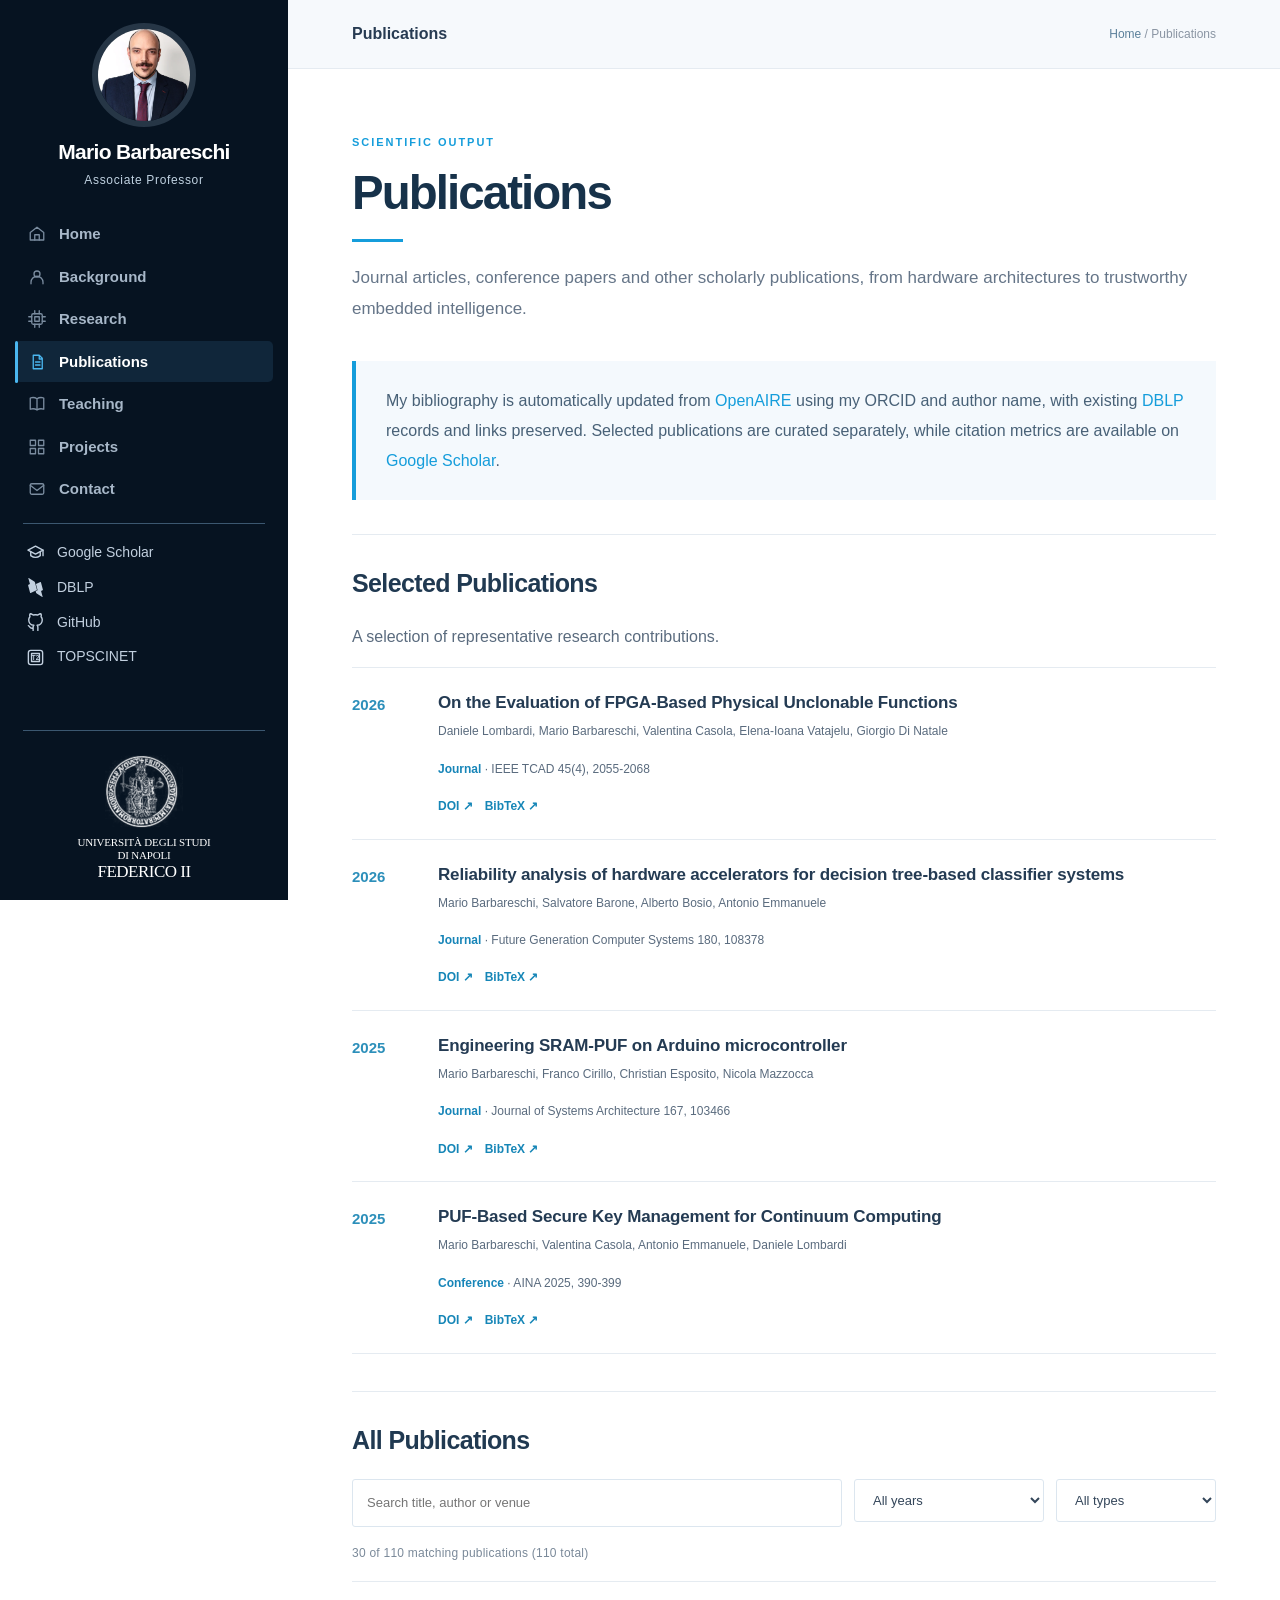
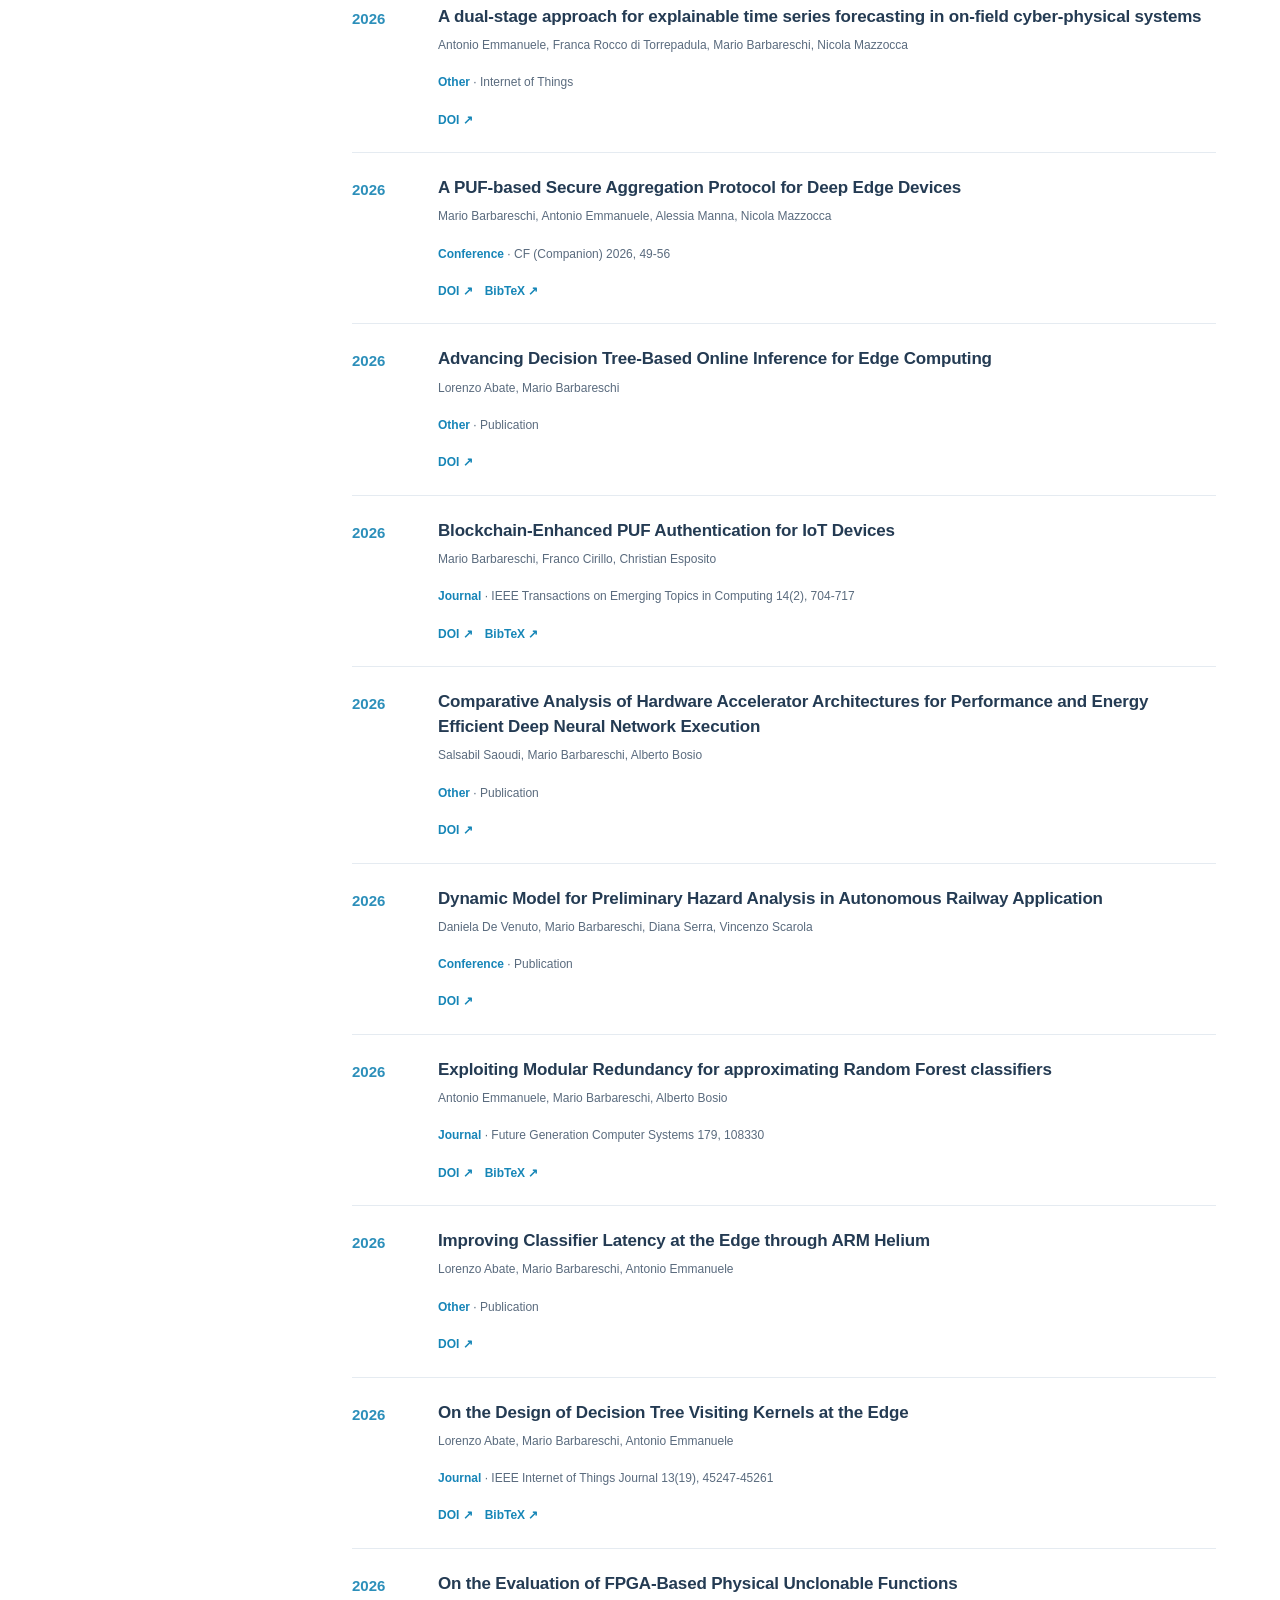
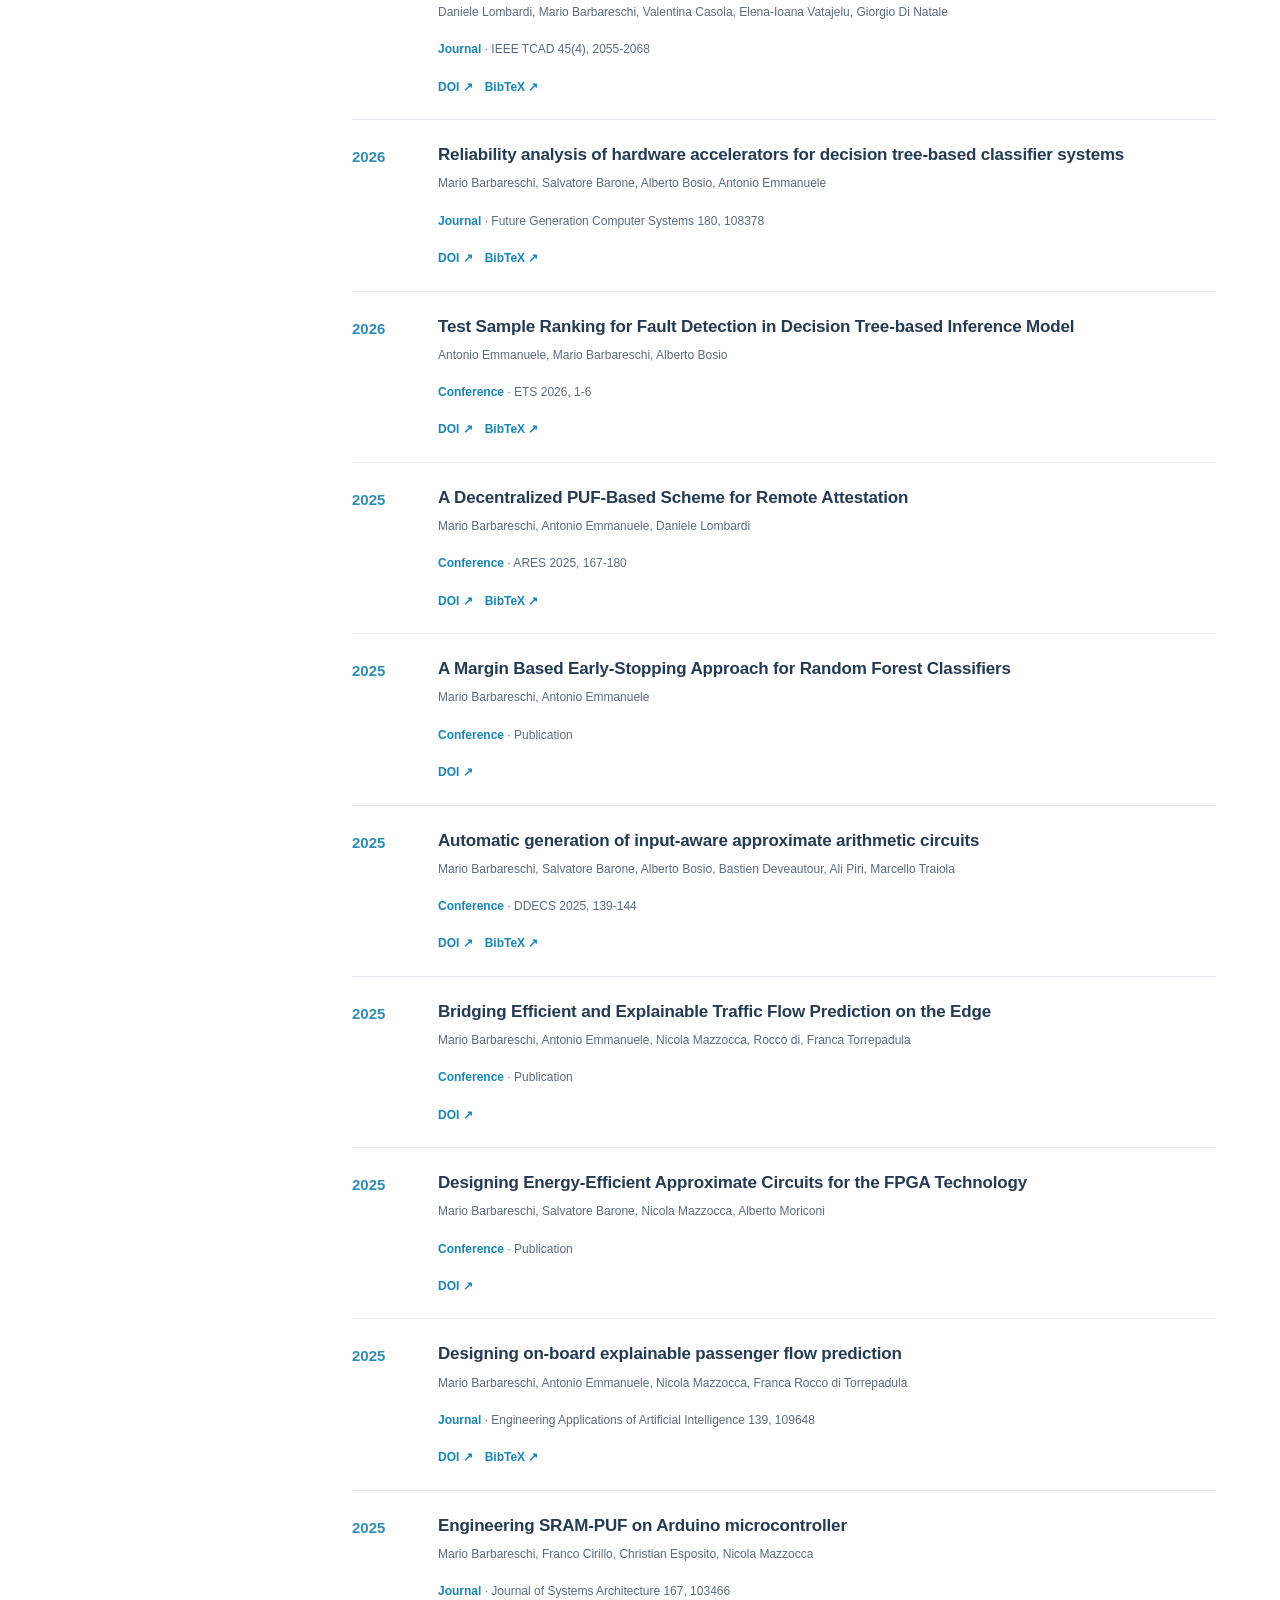
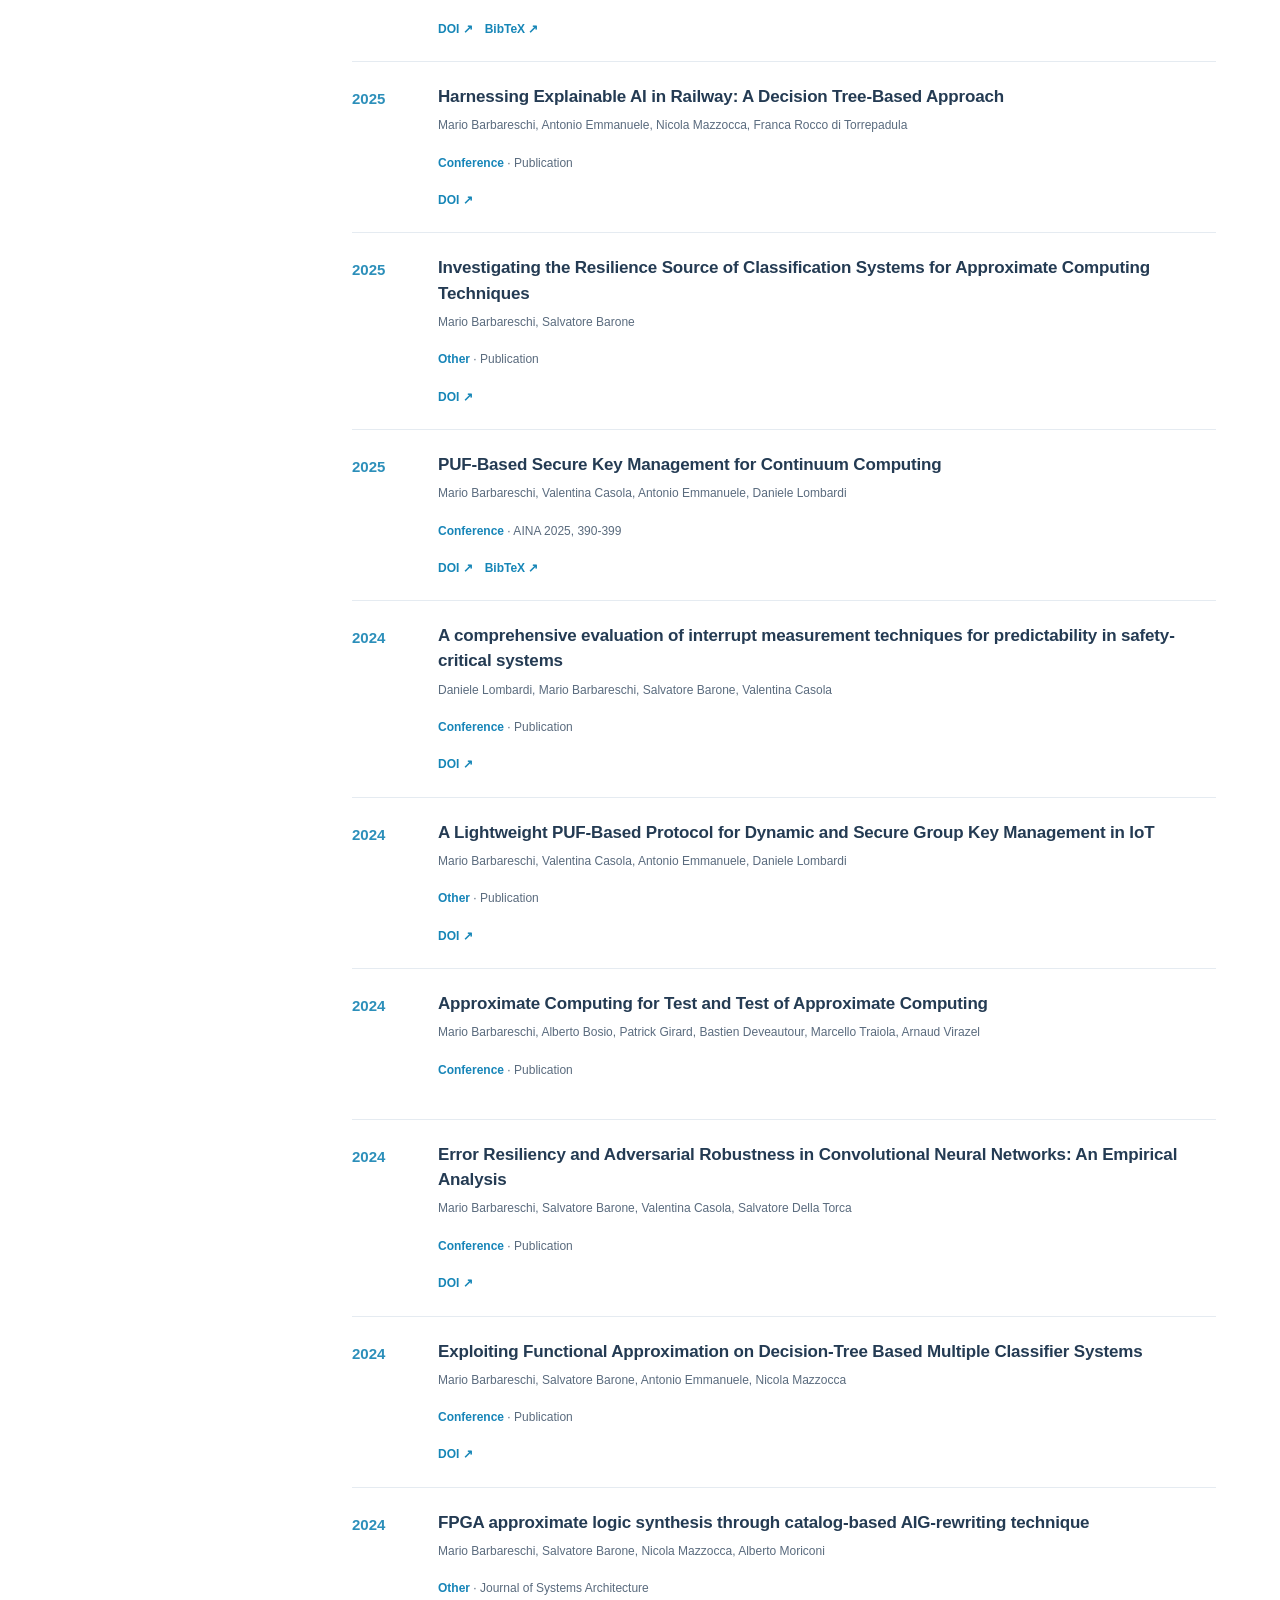
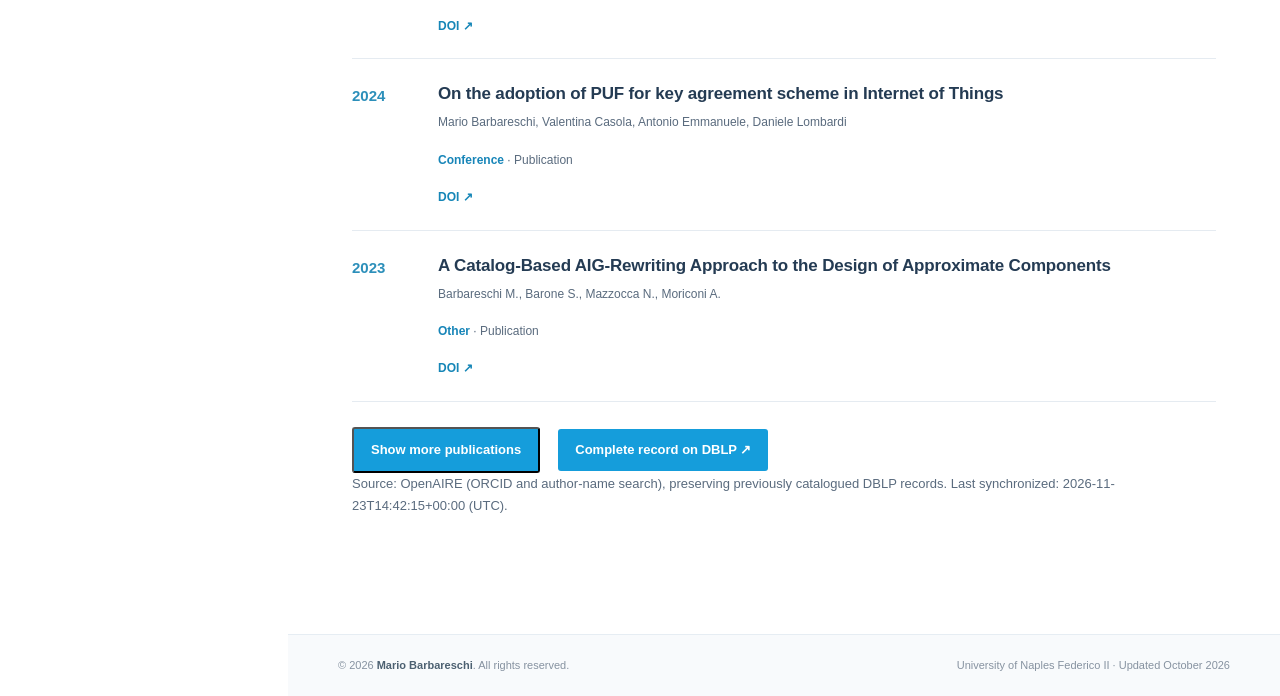
<file: site/publications.html>
<!doctype html>
<html lang="en">
<head>
  <meta charset="utf-8">
  <meta name="viewport" content="width=device-width, initial-scale=1">
  <meta name="theme-color" content="#061321">
  <meta name="description" content="Publications | Mario Barbareschi, Associate Professor at the University of Naples Federico II">
  <meta property="og:title" content="Publications | Mario Barbareschi">
  <meta property="og:description" content="Publications | Mario Barbareschi, Associate Professor at the University of Naples Federico II">
  <meta property="og:type" content="website">
  <meta property="og:image" content="assets/images/iwasi-hero.webp">
  <title>Publications | Mario Barbareschi</title>
  <link rel="icon" href="favicon.svg" type="image/svg+xml">
  <link rel="stylesheet" href="assets/css/site.css">
</head>
<body>
  <aside class="site-sidebar" id="site-sidebar">
      <div class="identity">
        <a class="identity-photo" href="index.html"><img src="assets/images/portrait.webp" alt="Mario Barbareschi" width="118" height="118"></a>
        <a class="identity-name" href="index.html">Mario Barbareschi</a>
        <div class="identity-role">Associate Professor</div>
      </div>
      <nav class="side-nav" aria-label="Main navigation"><a href="index.html"><svg viewBox="0 0 24 24" aria-hidden="true"><path d="m3 10 9-7 9 7v10H3z"/><path d="M9 20v-7h6v7"/></svg><span>Home</span></a>
<a href="background.html"><svg viewBox="0 0 24 24" aria-hidden="true"><circle cx="12" cy="8" r="4"/><path d="M4 21v-2a8 8 0 0 1 16 0v2"/></svg><span>Background</span></a>
<a href="research.html"><svg viewBox="0 0 24 24" aria-hidden="true"><rect x="5" y="5" width="14" height="14" rx="2"/><path d="M9 9h6v6H9zM9 1v4m6-4v4M9 19v4m6-4v4M1 9h4m-4 6h4m14-6h4m-4 6h4"/></svg><span>Research</span></a>
<a href="publications.html" aria-current="page"><svg viewBox="0 0 24 24" aria-hidden="true"><path d="M7 3h8l4 4v14H7zM15 3v5h4M10 12h6M10 16h6"/></svg><span>Publications</span></a>
<a href="teaching.html"><svg viewBox="0 0 24 24" aria-hidden="true"><path d="M12 5c-3-2-6-2-9-1v15c3-1 6-1 9 1 3-2 6-2 9-1V4c-3-1-6-1-9 1zm0 0v15"/></svg><span>Teaching</span></a>
<a href="projects.html"><svg viewBox="0 0 24 24" aria-hidden="true"><rect x="3" y="3" width="7" height="7"/><rect x="14" y="3" width="7" height="7"/><rect x="3" y="14" width="7" height="7"/><rect x="14" y="14" width="7" height="7"/></svg><span>Projects</span></a>
<a href="contact.html"><svg viewBox="0 0 24 24" aria-hidden="true"><rect x="3" y="5" width="18" height="14" rx="2"/><path d="m3 7 9 7 9-7"/></svg><span>Contact</span></a></nav>
      <div class="sidebar-profiles" aria-label="Academic profiles">
        <a href="https://scholar.google.it/citations?user=LVwMRVcAAAAJ&amp;hl=en" target="_blank" rel="noopener noreferrer"><svg viewBox="0 0 24 24" aria-hidden="true"><path d="M2.5 9 12 4l9.5 5-9.5 5-9.5-5Z"/><path d="M6 11v5c3.5 2.5 8.5 2.5 12 0v-5"/><path d="M21.5 9v7"/></svg><span>Google Scholar</span></a>
        <a href="https://dblp.org/pid/134/1019.html" target="_blank" rel="noopener noreferrer"><svg class="dblp-logo" viewBox="0 0 24 24" aria-hidden="true"><path d="M3.075.002c-.096.013-.154.092-.094.31L4.97 7.73 3.1 8.6s-.56.26-.4.85l2.45 9.159s.16.59.72.33l6.169-2.869 1.3-.61s.52-.24.42-.79l-.01-.06-1.13-4.22-.658-2.45-.672-2.49v-.04s-.16-.59-.84-1L3.5.141s-.265-.16-.425-.139zM18.324 5.03a.724.724 0 0 0-.193.06l-5.602 2.6.862 3.2 1.09 4.08.01.06c.05.47-.411.79-.411.79l-1.88.87.5 1.89.04.1c.07.17.28.6.81.91l6.95 4.269s.68.41.52-.17l-1.981-7.4 1.861-.86s.56-.26.4-.85L18.85 5.42s-.116-.452-.526-.39z"/></svg><span>DBLP</span></a>
        <a href="https://github.com/mariobarbareschi" target="_blank" rel="noopener noreferrer"><svg viewBox="0 0 24 24" aria-hidden="true"><path d="M9 19c-4.3 1.5-4.3-2.5-6-3m12 6v-3.9a3.4 3.4 0 0 0-.95-2.65c3.17-.36 6.5-1.56 6.5-7.05A5.5 5.5 0 0 0 19 4.7a5.1 5.1 0 0 0-.1-3.7S17.7.65 15 2.5a13.1 13.1 0 0 0-6 0C6.3.65 5.1 1 5.1 1A5.1 5.1 0 0 0 5 4.7a5.5 5.5 0 0 0-1.55 3.7c0 5.45 3.33 6.69 6.5 7.05A3.4 3.4 0 0 0 9 18.1V22"/></svg><span>GitHub</span></a>
        <a href="https://topscinet.com/scientist_profile/Barbareschi,%20Mario/2013/?stype=single_year" target="_blank" rel="noopener noreferrer"><svg viewBox="0 0 24 24" aria-hidden="true"><rect x="3" y="3" width="18" height="18" rx="3"/><path d="M7 7h10v10H7z"/><text x="12" y="15" font-size="8" font-weight="700" text-anchor="middle" stroke="none" fill="currentColor">T2</text></svg><span>TOPSCINET</span></a>
      </div>
      <div class="sidebar-bottom">
        <a class="unina-brand" href="https://www.unina.it/" target="_blank" rel="noopener noreferrer" aria-label="Università degli Studi di Napoli Federico II — sito ufficiale" title="Università degli Studi di Napoli Federico II">
          <img src="https://upload.wikimedia.org/wikipedia/it/5/5c/University_Federico_II_Logo.svg" alt="Sigillo ufficiale dell'Università Federico II" width="78" height="78" loading="lazy" decoding="async" referrerpolicy="no-referrer" onerror="this.onerror=null;this.src='assets/images/unina-official-seal.png'">
          <span class="unina-wordmark" aria-hidden="true"><span>Università degli Studi</span><span>di Napoli</span><strong>Federico II</strong></span>
        </a>
      </div>
    </aside>
    <button class="mobile-trigger" type="button" aria-label="Open navigation" aria-controls="site-sidebar" aria-expanded="false"><svg viewBox="0 0 24 24" aria-hidden="true"><path d="M4 7h16M4 12h16M4 17h16"/></svg></button><div class="menu-scrim" aria-hidden="true"></div>
  <main class="site-main" id="main"><header class="page-breadcrumb"><strong>Publications</strong><span><a href="index.html">Home</a> / Publications</span></header>
    <div class="page-layout">
  <div class="page-header"><div class="kicker">Scientific output</div><h1>Publications</h1><span class="title-rule"></span>
    <p class="page-lead">Journal articles, conference papers and other scholarly publications, from hardware architectures to trustworthy embedded intelligence.</p>
  </div>
  <div class="lead-panel"><p>My bibliography is automatically updated from <a href="https://explore.openaire.eu/" target="_blank" rel="noopener noreferrer">OpenAIRE</a> using my ORCID and author name, with existing <a href="https://dblp.org/pid/134/1019.html" target="_blank" rel="noopener noreferrer">DBLP</a> records and links preserved. Selected publications are curated separately, while citation metrics are available on <a href="https://scholar.google.it/citations?user=LVwMRVcAAAAJ&amp;hl=en" target="_blank" rel="noopener noreferrer">Google Scholar</a>.</p></div>
  <section class="content-section" aria-labelledby="selected-pub-title"><h2 id="selected-pub-title">Selected Publications</h2>
    <p class="section-intro">A selection of representative research contributions.</p>
    <div id="selected-publications" class="publication-list" aria-live="polite"><p>Loading selected publications…</p></div>
  </section>
  <section class="content-section" aria-labelledby="all-pub-title"><h2 id="all-pub-title">All Publications</h2>
    <div class="publication-controls">
      <label><span class="sr-only">Search</span><input id="paper-search" type="search" placeholder="Search title, author or venue" aria-label="Search publications"></label>
      <label><span class="sr-only">Year</span><select id="paper-year" aria-label="Filter by year"><option value="">All years</option></select></label>
      <label><span class="sr-only">Type</span><select id="paper-type" aria-label="Filter by publication type"><option value="">All types</option><option value="Journal">Journal papers</option><option value="Conference">Conference papers</option><option value="Other">Other publications</option></select></label>
    </div>
    <div class="publication-status" id="paper-status" role="status">Loading bibliography…</div>
    <div id="all-publications" class="publication-list" aria-live="polite"></div>
    <p class="no-results" id="paper-no-results" hidden>No publications match your filters.</p>
    <div class="pub-footer"><button class="outline-button" id="paper-load-more" type="button" hidden>Show more publications</button>
      <a class="outline-button" href="https://dblp.org/pid/134/1019.html" target="_blank" rel="noopener noreferrer">Complete record on DBLP ↗</a></div>
    <p class="note" id="publication-source-note">Loading bibliography source…</p>
    <noscript><p>The interactive bibliography requires JavaScript. You can see the <a href="https://dblp.org/pid/134/1019.html">full publication list on DBLP</a>.</p></noscript>
  </section>
</div>
<footer class="site-footer"><span>&copy; 2026 <strong>Mario Barbareschi</strong>. All rights reserved.</span><span>University of Naples Federico II &middot; Updated October 2026</span></footer></main>
  <script src="assets/js/site.js" defer></script>
  <script src="assets/js/publications.js" defer></script>
</body>
</html>
</file>
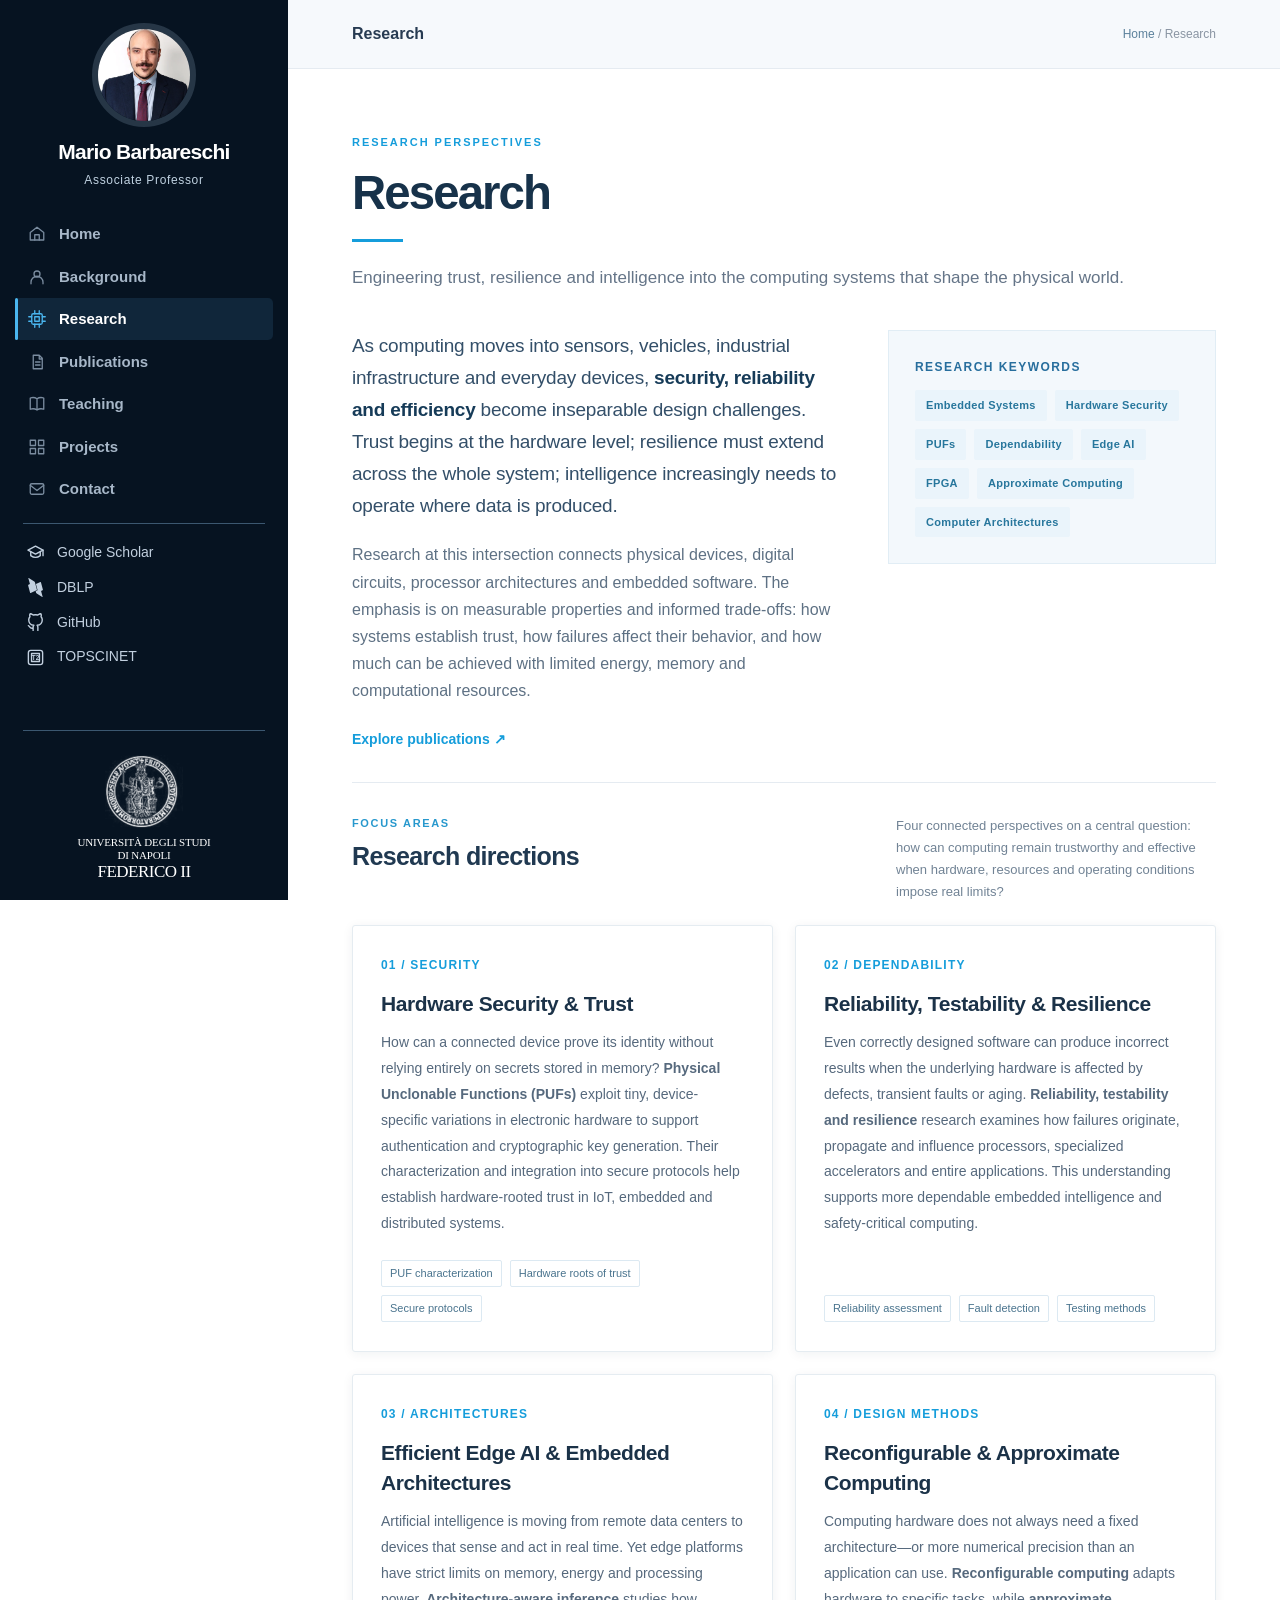
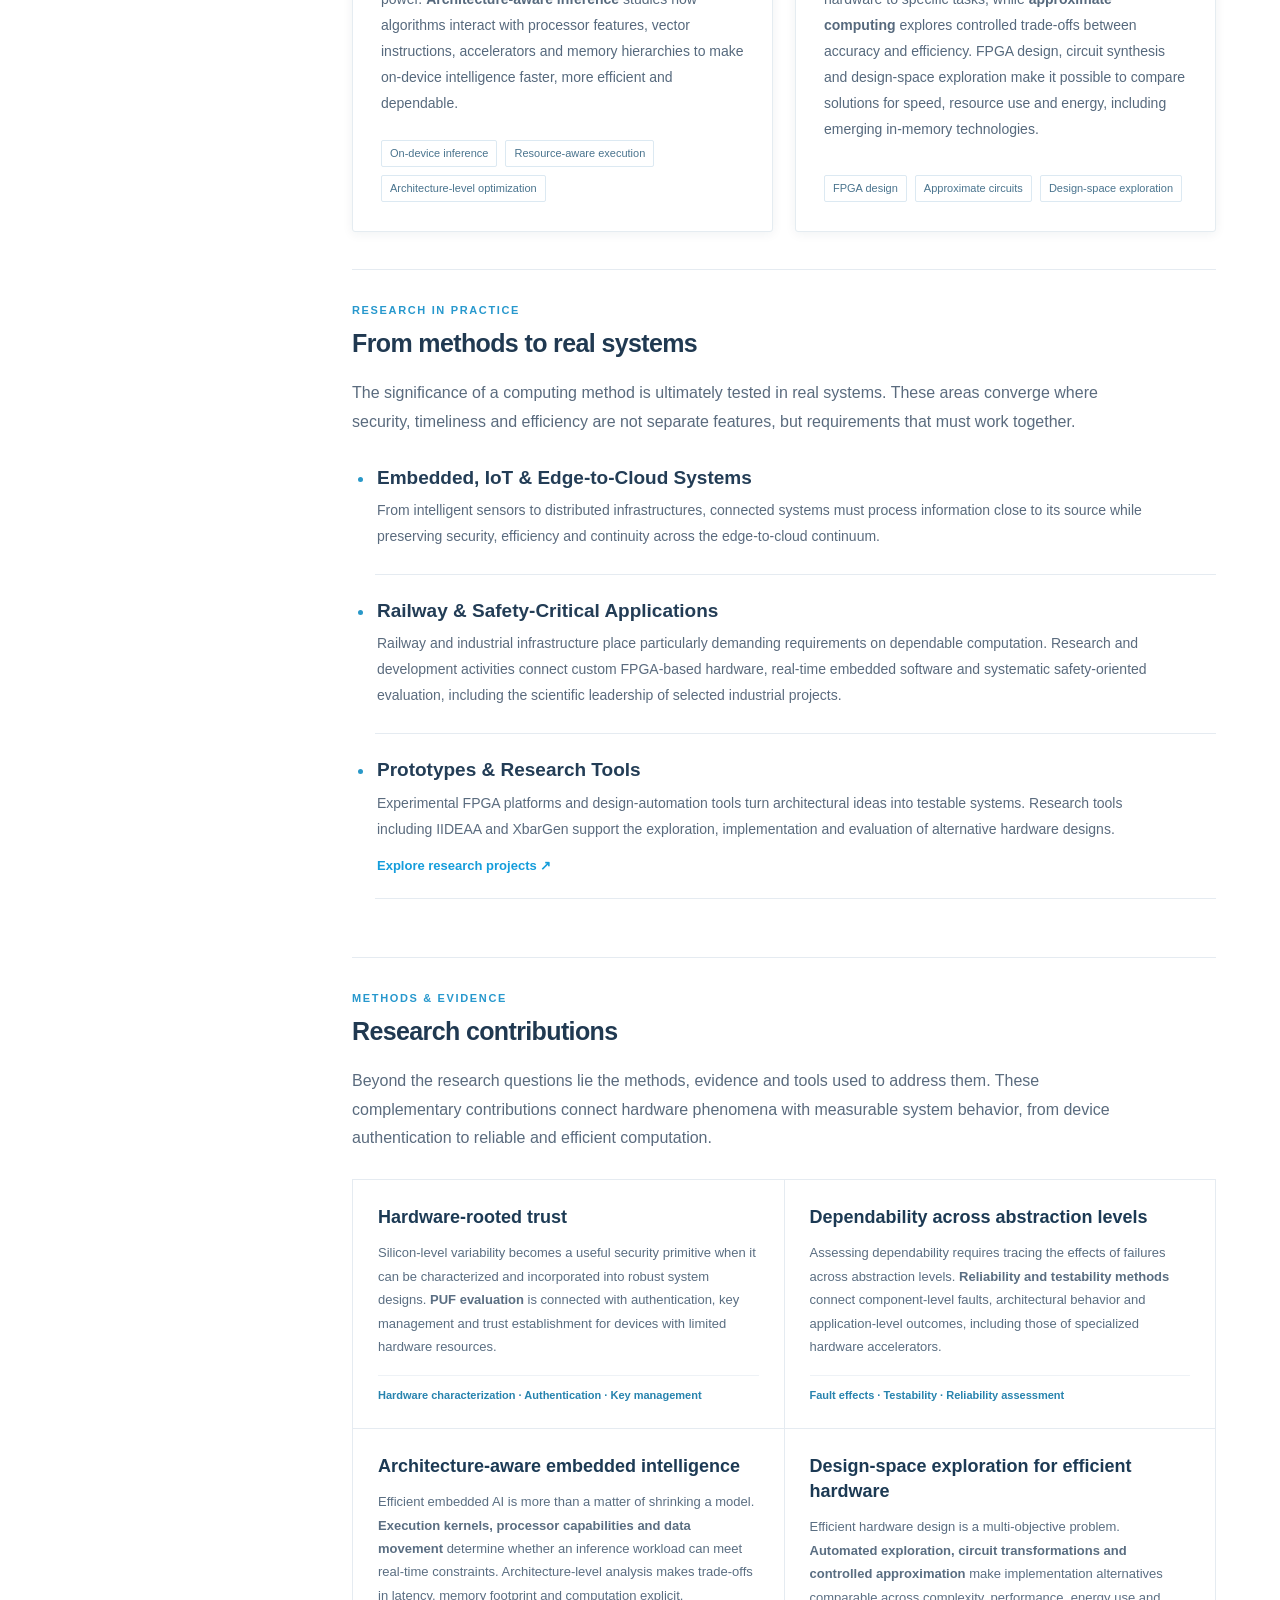
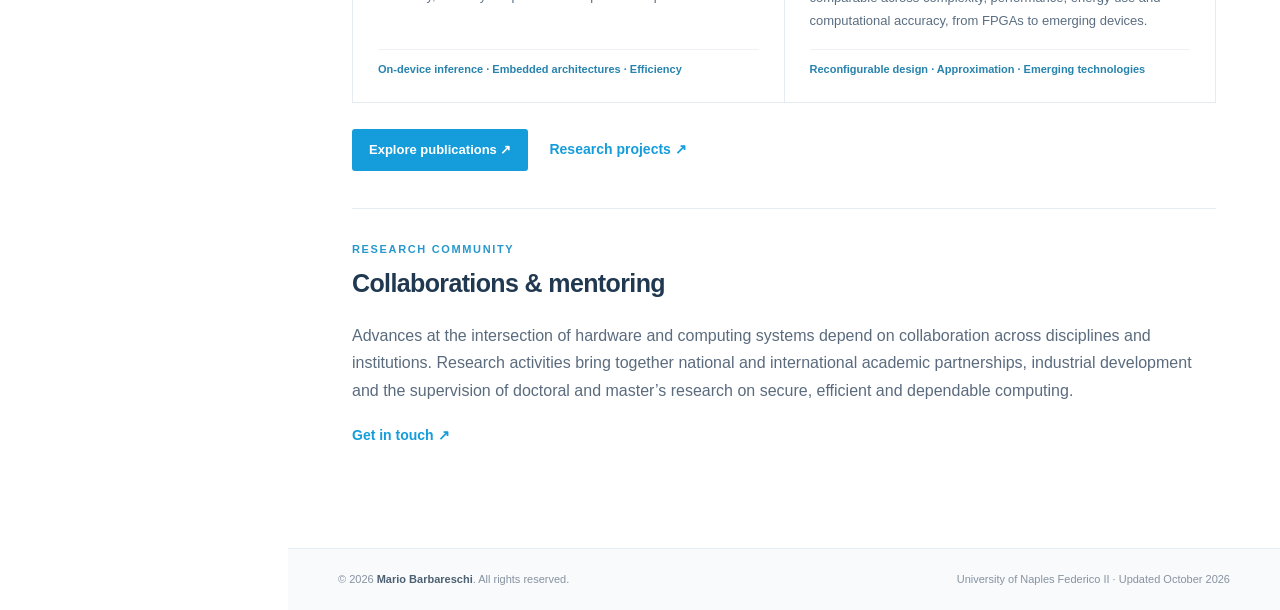
<file: site/research.html>
<!doctype html>
<html lang="en">
<head>
  <meta charset="utf-8">
  <meta name="viewport" content="width=device-width, initial-scale=1">
  <meta name="theme-color" content="#061321">
  <meta name="description" content="Research on hardware security, dependable computing, efficient edge AI and reconfigurable architectures at the University of Naples Federico II">
  <meta property="og:title" content="Research | Mario Barbareschi">
  <meta property="og:description" content="Research on hardware security, dependable computing, efficient edge AI and reconfigurable architectures at the University of Naples Federico II">
  <meta property="og:type" content="website">
  <meta property="og:image" content="assets/images/iwasi-hero.webp">
  <title>Research | Mario Barbareschi</title>
  <link rel="icon" href="favicon.svg" type="image/svg+xml">
  <link rel="stylesheet" href="assets/css/site.css">
</head>
<body>
  <aside class="site-sidebar" id="site-sidebar">
      <div class="identity">
        <a class="identity-photo" href="index.html"><img src="assets/images/portrait.webp" alt="Mario Barbareschi" width="118" height="118"></a>
        <a class="identity-name" href="index.html">Mario Barbareschi</a>
        <div class="identity-role">Associate Professor</div>
      </div>
      <nav class="side-nav" aria-label="Main navigation"><a href="index.html"><svg viewBox="0 0 24 24" aria-hidden="true"><path d="m3 10 9-7 9 7v10H3z"/><path d="M9 20v-7h6v7"/></svg><span>Home</span></a>
<a href="background.html"><svg viewBox="0 0 24 24" aria-hidden="true"><circle cx="12" cy="8" r="4"/><path d="M4 21v-2a8 8 0 0 1 16 0v2"/></svg><span>Background</span></a>
<a href="research.html" aria-current="page"><svg viewBox="0 0 24 24" aria-hidden="true"><rect x="5" y="5" width="14" height="14" rx="2"/><path d="M9 9h6v6H9zM9 1v4m6-4v4M9 19v4m6-4v4M1 9h4m-4 6h4m14-6h4m-4 6h4"/></svg><span>Research</span></a>
<a href="publications.html"><svg viewBox="0 0 24 24" aria-hidden="true"><path d="M7 3h8l4 4v14H7zM15 3v5h4M10 12h6M10 16h6"/></svg><span>Publications</span></a>
<a href="teaching.html"><svg viewBox="0 0 24 24" aria-hidden="true"><path d="M12 5c-3-2-6-2-9-1v15c3-1 6-1 9 1 3-2 6-2 9-1V4c-3-1-6-1-9 1zm0 0v15"/></svg><span>Teaching</span></a>
<a href="projects.html"><svg viewBox="0 0 24 24" aria-hidden="true"><rect x="3" y="3" width="7" height="7"/><rect x="14" y="3" width="7" height="7"/><rect x="3" y="14" width="7" height="7"/><rect x="14" y="14" width="7" height="7"/></svg><span>Projects</span></a>
<a href="contact.html"><svg viewBox="0 0 24 24" aria-hidden="true"><rect x="3" y="5" width="18" height="14" rx="2"/><path d="m3 7 9 7 9-7"/></svg><span>Contact</span></a></nav>
      <div class="sidebar-profiles" aria-label="Academic profiles">
        <a href="https://scholar.google.it/citations?user=LVwMRVcAAAAJ&amp;hl=en" target="_blank" rel="noopener noreferrer"><svg viewBox="0 0 24 24" aria-hidden="true"><path d="M2.5 9 12 4l9.5 5-9.5 5-9.5-5Z"/><path d="M6 11v5c3.5 2.5 8.5 2.5 12 0v-5"/><path d="M21.5 9v7"/></svg><span>Google Scholar</span></a>
        <a href="https://dblp.org/pid/134/1019.html" target="_blank" rel="noopener noreferrer"><svg class="dblp-logo" viewBox="0 0 24 24" aria-hidden="true"><path d="M3.075.002c-.096.013-.154.092-.094.31L4.97 7.73 3.1 8.6s-.56.26-.4.85l2.45 9.159s.16.59.72.33l6.169-2.869 1.3-.61s.52-.24.42-.79l-.01-.06-1.13-4.22-.658-2.45-.672-2.49v-.04s-.16-.59-.84-1L3.5.141s-.265-.16-.425-.139zM18.324 5.03a.724.724 0 0 0-.193.06l-5.602 2.6.862 3.2 1.09 4.08.01.06c.05.47-.411.79-.411.79l-1.88.87.5 1.89.04.1c.07.17.28.6.81.91l6.95 4.269s.68.41.52-.17l-1.981-7.4 1.861-.86s.56-.26.4-.85L18.85 5.42s-.116-.452-.526-.39z"/></svg><span>DBLP</span></a>
        <a href="https://github.com/mariobarbareschi" target="_blank" rel="noopener noreferrer"><svg viewBox="0 0 24 24" aria-hidden="true"><path d="M9 19c-4.3 1.5-4.3-2.5-6-3m12 6v-3.9a3.4 3.4 0 0 0-.95-2.65c3.17-.36 6.5-1.56 6.5-7.05A5.5 5.5 0 0 0 19 4.7a5.1 5.1 0 0 0-.1-3.7S17.7.65 15 2.5a13.1 13.1 0 0 0-6 0C6.3.65 5.1 1 5.1 1A5.1 5.1 0 0 0 5 4.7a5.5 5.5 0 0 0-1.55 3.7c0 5.45 3.33 6.69 6.5 7.05A3.4 3.4 0 0 0 9 18.1V22"/></svg><span>GitHub</span></a>
        <a href="https://topscinet.com/scientist_profile/Barbareschi,%20Mario/2013/?stype=single_year" target="_blank" rel="noopener noreferrer"><svg viewBox="0 0 24 24" aria-hidden="true"><rect x="3" y="3" width="18" height="18" rx="3"/><path d="M7 7h10v10H7z"/><text x="12" y="15" font-size="8" font-weight="700" text-anchor="middle" stroke="none" fill="currentColor">T2</text></svg><span>TOPSCINET</span></a>
      </div>
      <div class="sidebar-bottom">
        <a class="unina-brand" href="https://www.unina.it/" target="_blank" rel="noopener noreferrer" aria-label="Università degli Studi di Napoli Federico II — sito ufficiale" title="Università degli Studi di Napoli Federico II">
          <img src="https://upload.wikimedia.org/wikipedia/it/5/5c/University_Federico_II_Logo.svg" alt="Sigillo ufficiale dell'Università Federico II" width="78" height="78" loading="lazy" decoding="async" referrerpolicy="no-referrer" onerror="this.onerror=null;this.src='assets/images/unina-official-seal.png'">
          <span class="unina-wordmark" aria-hidden="true"><span>Università degli Studi</span><span>di Napoli</span><strong>Federico II</strong></span>
        </a>
      </div>
    </aside>
    <button class="mobile-trigger" type="button" aria-label="Open navigation" aria-controls="site-sidebar" aria-expanded="false"><svg viewBox="0 0 24 24" aria-hidden="true"><path d="M4 7h16M4 12h16M4 17h16"/></svg></button><div class="menu-scrim" aria-hidden="true"></div>
  <main class="site-main" id="main"><header class="page-breadcrumb"><strong>Research</strong><span><a href="index.html">Home</a> / Research</span></header>
    <div class="page-layout">
  <div class="page-header">
    <div class="kicker">Research perspectives</div>
    <h1>Research</h1>
    <span class="title-rule"></span>
    <p class="page-lead">Engineering trust, resilience and intelligence into the computing systems that shape the physical world.</p>
  </div>

  <div class="research-intro">
    <div>
      <p class="research-statement">As computing moves into sensors, vehicles, industrial infrastructure and everyday devices, <strong>security, reliability and efficiency</strong> become inseparable design challenges. Trust begins at the hardware level; resilience must extend across the whole system; intelligence increasingly needs to operate where data is produced.</p>
      <p>Research at this intersection connects physical devices, digital circuits, processor architectures and embedded software. The emphasis is on measurable properties and informed trade-offs: how systems establish trust, how failures affect their behavior, and how much can be achieved with limited energy, memory and computational resources.</p>
      <a class="accent-link" href="publications.html">Explore publications &#8599;</a>
    </div>
    <aside class="research-aside" aria-label="Research keywords">
      <strong>Research keywords</strong>
      <div class="pill-set">
        <span class="pill">Embedded Systems</span>
        <span class="pill">Hardware Security</span>
        <span class="pill">PUFs</span>
        <span class="pill">Dependability</span>
        <span class="pill">Edge AI</span>
        <span class="pill">FPGA</span>
        <span class="pill">Approximate Computing</span>
        <span class="pill">Computer Architectures</span>
      </div>
    </aside>
  </div>

  <section class="content-section" id="research-directions" aria-labelledby="directions-heading">
    <div class="research-section-heading">
      <div>
        <div class="research-section-kicker">Focus areas</div>
        <h2 id="directions-heading">Research directions</h2>
      </div>
      <p>Four connected perspectives on a central question: how can computing remain trustworthy and effective when hardware, resources and operating conditions impose real limits?</p>
    </div>
    <div class="research-focus">
      <article class="info-card research-detail">
        <div class="card-symbol">01 / Security</div>
        <h3>Hardware Security &amp; Trust</h3>
        <p>How can a connected device prove its identity without relying entirely on secrets stored in memory? <strong>Physical Unclonable Functions (PUFs)</strong> exploit tiny, device-specific variations in electronic hardware to support authentication and cryptographic key generation. Their characterization and integration into secure protocols help establish hardware-rooted trust in IoT, embedded and distributed systems.</p>
        <div class="research-keywords" aria-label="Key topics"><span>PUF characterization</span><span>Hardware roots of trust</span><span>Secure protocols</span></div>
      </article>
      <article class="info-card research-detail">
        <div class="card-symbol">02 / Dependability</div>
        <h3>Reliability, Testability &amp; Resilience</h3>
        <p>Even correctly designed software can produce incorrect results when the underlying hardware is affected by defects, transient faults or aging. <strong>Reliability, testability and resilience</strong> research examines how failures originate, propagate and influence processors, specialized accelerators and entire applications. This understanding supports more dependable embedded intelligence and safety-critical computing.</p>
        <div class="research-keywords" aria-label="Key topics"><span>Reliability assessment</span><span>Fault detection</span><span>Testing methods</span></div>
      </article>
      <article class="info-card research-detail">
        <div class="card-symbol">03 / Architectures</div>
        <h3>Efficient Edge AI &amp; Embedded Architectures</h3>
        <p>Artificial intelligence is moving from remote data centers to devices that sense and act in real time. Yet edge platforms have strict limits on memory, energy and processing power. <strong>Architecture-aware inference</strong> studies how algorithms interact with processor features, vector instructions, accelerators and memory hierarchies to make on-device intelligence faster, more efficient and dependable.</p>
        <div class="research-keywords" aria-label="Key topics"><span>On-device inference</span><span>Resource-aware execution</span><span>Architecture-level optimization</span></div>
      </article>
      <article class="info-card research-detail">
        <div class="card-symbol">04 / Design methods</div>
        <h3>Reconfigurable &amp; Approximate Computing</h3>
        <p>Computing hardware does not always need a fixed architecture—or more numerical precision than an application can use. <strong>Reconfigurable computing</strong> adapts hardware to specific tasks, while <strong>approximate computing</strong> explores controlled trade-offs between accuracy and efficiency. FPGA design, circuit synthesis and design-space exploration make it possible to compare solutions for speed, resource use and energy, including emerging in-memory technologies.</p>
        <div class="research-keywords" aria-label="Key topics"><span>FPGA design</span><span>Approximate circuits</span><span>Design-space exploration</span></div>
      </article>
    </div>
  </section>

  <section class="content-section" id="research-applications" aria-labelledby="applications-heading">
    <div class="research-section-kicker">Research in practice</div>
    <h2 id="applications-heading">From methods to real systems</h2>
    <p class="research-section-lead">The significance of a computing method is ultimately tested in real systems. These areas converge where security, timeliness and efficiency are not separate features, but requirements that must work together.</p>
    <ul class="research-context-grid">
      <li class="research-context-item">
        <div>
          <h3>Embedded, IoT &amp; Edge-to-Cloud Systems</h3>
          <p>From intelligent sensors to distributed infrastructures, connected systems must process information close to its source while preserving security, efficiency and continuity across the edge-to-cloud continuum.</p>
        </div>
      </li>
      <li class="research-context-item">
        <div>
          <h3>Railway &amp; Safety-Critical Applications</h3>
          <p>Railway and industrial infrastructure place particularly demanding requirements on dependable computation. Research and development activities connect custom FPGA-based hardware, real-time embedded software and systematic safety-oriented evaluation, including the scientific leadership of selected industrial projects.</p>
        </div>
      </li>
      <li class="research-context-item">
        <div>
          <h3>Prototypes &amp; Research Tools</h3>
          <p>Experimental FPGA platforms and design-automation tools turn architectural ideas into testable systems. Research tools including IIDEAA and XbarGen support the exploration, implementation and evaluation of alternative hardware designs.</p>
          <a class="accent-link" href="projects.html">Explore research projects &#8599;</a>
        </div>
      </li>
    </ul>
  </section>

  <section class="content-section" id="research-contributions" aria-labelledby="contributions-heading">
    <div class="research-section-kicker">Methods &amp; evidence</div>
    <h2 id="contributions-heading">Research contributions</h2>
    <p class="research-section-lead">Beyond the research questions lie the methods, evidence and tools used to address them. These complementary contributions connect hardware phenomena with measurable system behavior, from device authentication to reliable and efficient computation.</p>
    <div class="research-contributions">
      <article class="research-contribution">
        <h3>Hardware-rooted trust</h3>
        <p>Silicon-level variability becomes a useful security primitive when it can be characterized and incorporated into robust system designs. <strong>PUF evaluation</strong> is connected with authentication, key management and trust establishment for devices with limited hardware resources.</p>
        <div class="research-contribution-tags">Hardware characterization · Authentication · Key management</div>
      </article>
      <article class="research-contribution">
        <h3>Dependability across abstraction levels</h3>
        <p>Assessing dependability requires tracing the effects of failures across abstraction levels. <strong>Reliability and testability methods</strong> connect component-level faults, architectural behavior and application-level outcomes, including those of specialized hardware accelerators.</p>
        <div class="research-contribution-tags">Fault effects · Testability · Reliability assessment</div>
      </article>
      <article class="research-contribution">
        <h3>Architecture-aware embedded intelligence</h3>
        <p>Efficient embedded AI is more than a matter of shrinking a model. <strong>Execution kernels, processor capabilities and data movement</strong> determine whether an inference workload can meet real-time constraints. Architecture-level analysis makes trade-offs in latency, memory footprint and computation explicit.</p>
        <div class="research-contribution-tags">On-device inference · Embedded architectures · Efficiency</div>
      </article>
      <article class="research-contribution">
        <h3>Design-space exploration for efficient hardware</h3>
        <p>Efficient hardware design is a multi-objective problem. <strong>Automated exploration, circuit transformations and controlled approximation</strong> make implementation alternatives comparable across complexity, performance, energy use and computational accuracy, from FPGAs to emerging devices.</p>
        <div class="research-contribution-tags">Reconfigurable design · Approximation · Emerging technologies</div>
      </article>
    </div>
    <div class="research-actions">
      <a class="outline-button" href="publications.html">Explore publications &#8599;</a>
      <a class="accent-link" href="projects.html">Research projects &#8599;</a>
    </div>
  </section>

  <section class="content-section" id="research-collaboration" aria-labelledby="collaboration-heading">
    <div class="research-section-kicker">Research community</div>
    <h2 id="collaboration-heading">Collaborations &amp; mentoring</h2>
    <p>Advances at the intersection of hardware and computing systems depend on collaboration across disciplines and institutions. Research activities bring together national and international academic partnerships, industrial development and the supervision of doctoral and master’s research on secure, efficient and dependable computing.</p>
    <a class="accent-link" href="contact.html">Get in touch &#8599;</a>
  </section>
</div><footer class="site-footer"><span>&copy; 2026 <strong>Mario Barbareschi</strong>. All rights reserved.</span><span>University of Naples Federico II &middot; Updated October 2026</span></footer></main>
  <script src="assets/js/site.js" defer></script>
</body>
</html>
</file>
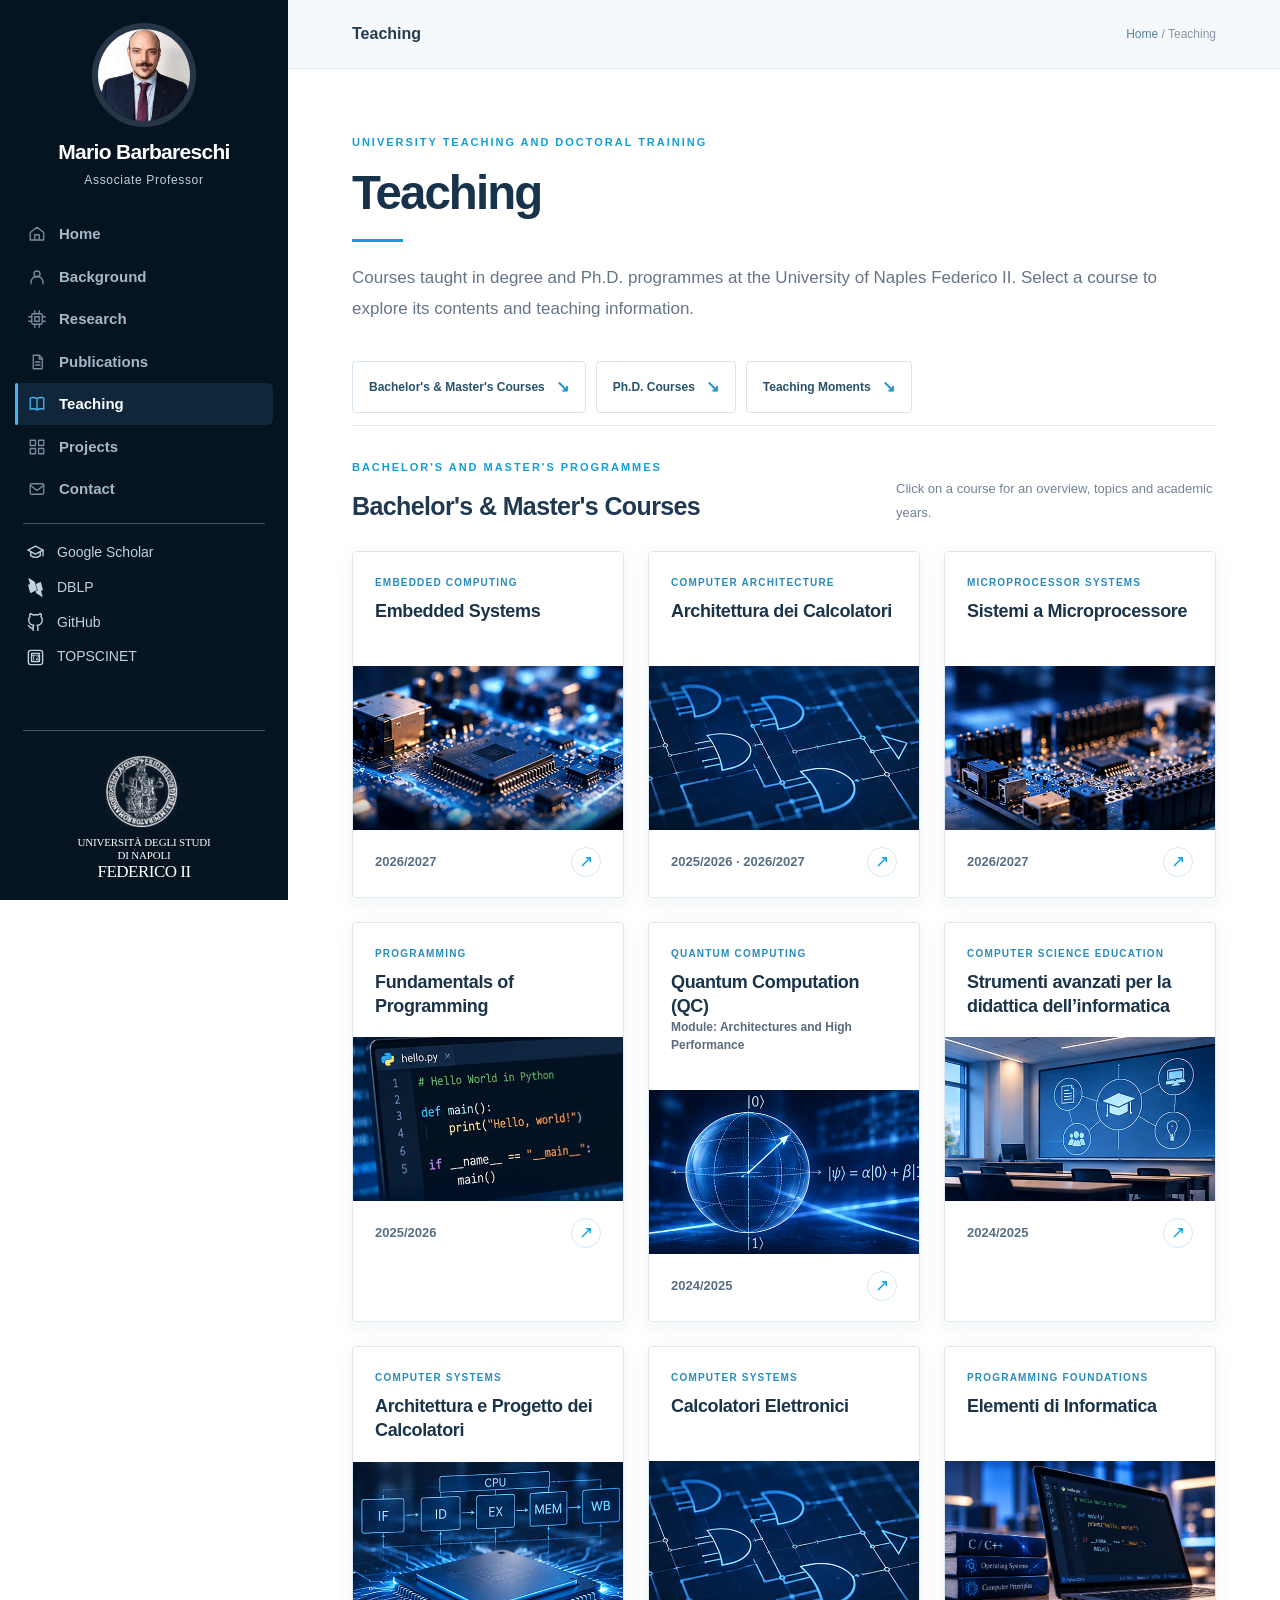
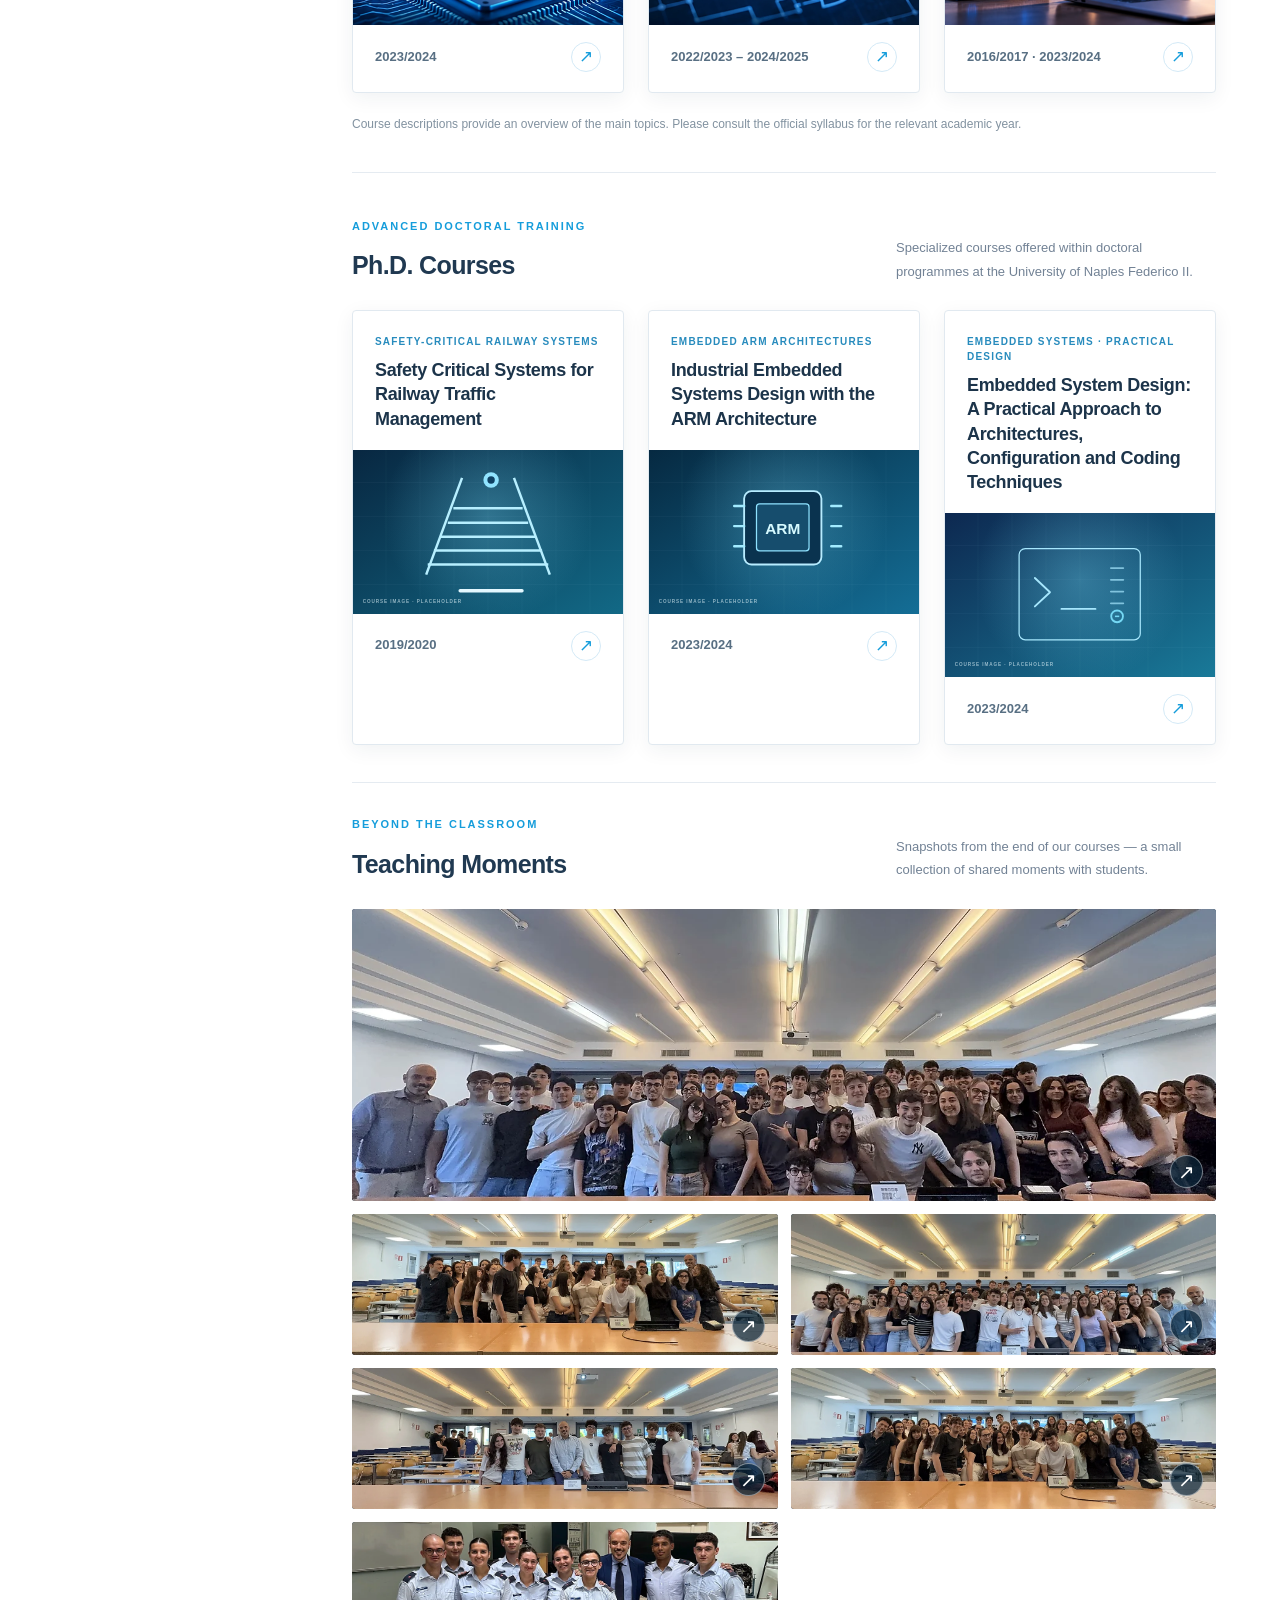
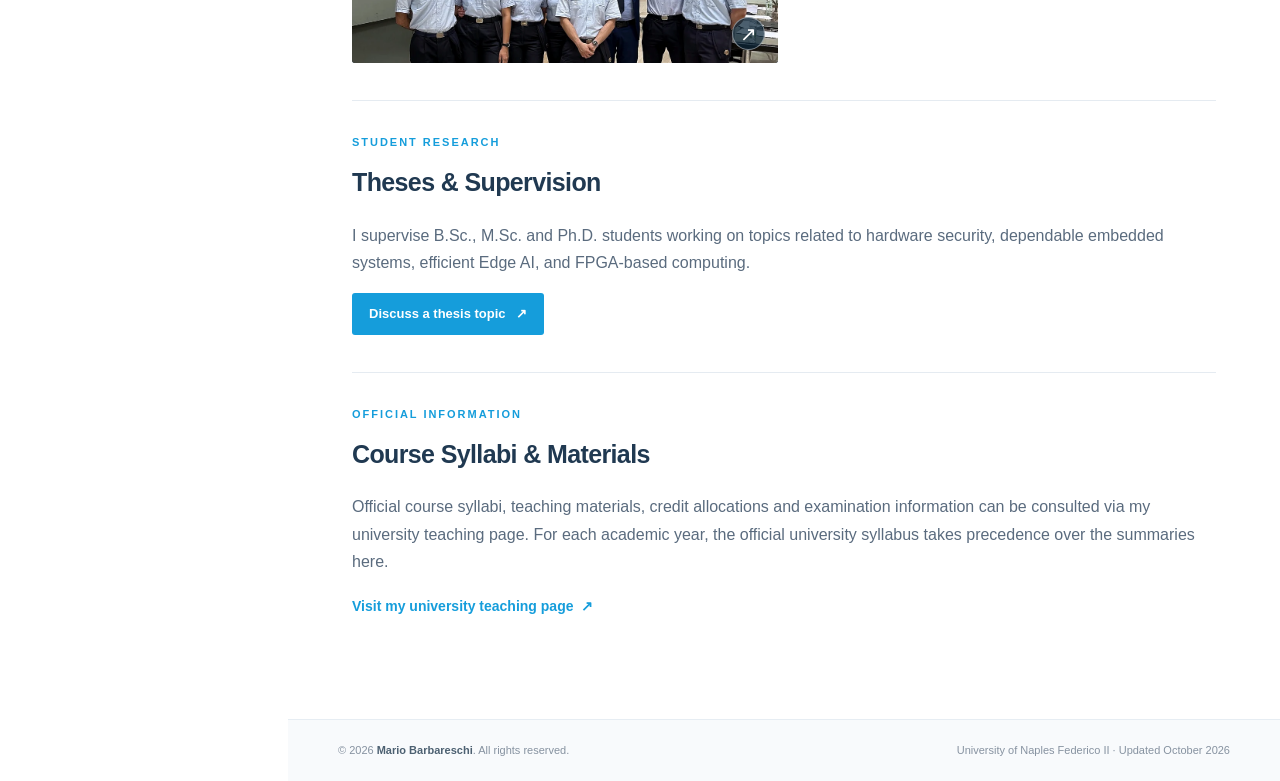
<file: site/teaching.html>
<!DOCTYPE html>

<html lang="en">
<head>
<meta charset="utf-8"/>
<meta content="width=device-width, initial-scale=1" name="viewport"/>
<meta content="#061321" name="theme-color"/>
<meta content="Teaching | Mario Barbareschi, Associate Professor at the University of Naples Federico II" name="description"/>
<meta content="Teaching | Mario Barbareschi" property="og:title"/>
<meta content="Teaching | Mario Barbareschi, Associate Professor at the University of Naples Federico II" property="og:description"/>
<meta content="website" property="og:type"/>
<meta content="assets/images/iwasi-hero.webp" property="og:image"/>
<title>Teaching | Mario Barbareschi</title>
<link href="favicon.svg" rel="icon" type="image/svg+xml"/>
<link href="assets/css/site.css" rel="stylesheet"/>
</head>
<body>
<aside class="site-sidebar" id="site-sidebar">
<div class="identity">
<a class="identity-photo" href="index.html"><img alt="Mario Barbareschi" height="118" src="assets/images/portrait.webp" width="118"/></a>
<a class="identity-name" href="index.html">Mario Barbareschi</a>
<div class="identity-role">Associate Professor</div>
</div>
<nav aria-label="Main navigation" class="side-nav"><a href="index.html"><svg aria-hidden="true" viewbox="0 0 24 24"><path d="m3 10 9-7 9 7v10H3z"></path><path d="M9 20v-7h6v7"></path></svg><span>Home</span></a>
<a href="background.html"><svg aria-hidden="true" viewbox="0 0 24 24"><circle cx="12" cy="8" r="4"></circle><path d="M4 21v-2a8 8 0 0 1 16 0v2"></path></svg><span>Background</span></a>
<a href="research.html"><svg aria-hidden="true" viewbox="0 0 24 24"><rect height="14" rx="2" width="14" x="5" y="5"></rect><path d="M9 9h6v6H9zM9 1v4m6-4v4M9 19v4m6-4v4M1 9h4m-4 6h4m14-6h4m-4 6h4"></path></svg><span>Research</span></a>
<a href="publications.html"><svg aria-hidden="true" viewbox="0 0 24 24"><path d="M7 3h8l4 4v14H7zM15 3v5h4M10 12h6M10 16h6"></path></svg><span>Publications</span></a>
<a aria-current="page" href="teaching.html"><svg aria-hidden="true" viewbox="0 0 24 24"><path d="M12 5c-3-2-6-2-9-1v15c3-1 6-1 9 1 3-2 6-2 9-1V4c-3-1-6-1-9 1zm0 0v15"></path></svg><span>Teaching</span></a>
<a href="projects.html"><svg aria-hidden="true" viewbox="0 0 24 24"><rect height="7" width="7" x="3" y="3"></rect><rect height="7" width="7" x="14" y="3"></rect><rect height="7" width="7" x="3" y="14"></rect><rect height="7" width="7" x="14" y="14"></rect></svg><span>Projects</span></a>
<a href="contact.html"><svg aria-hidden="true" viewbox="0 0 24 24"><rect height="14" rx="2" width="18" x="3" y="5"></rect><path d="m3 7 9 7 9-7"></path></svg><span>Contact</span></a></nav>
      <div class="sidebar-profiles" aria-label="Academic profiles">
        <a href="https://scholar.google.it/citations?user=LVwMRVcAAAAJ&amp;hl=en" target="_blank" rel="noopener noreferrer"><svg viewBox="0 0 24 24" aria-hidden="true"><path d="M2.5 9 12 4l9.5 5-9.5 5-9.5-5Z"/><path d="M6 11v5c3.5 2.5 8.5 2.5 12 0v-5"/><path d="M21.5 9v7"/></svg><span>Google Scholar</span></a>
        <a href="https://dblp.org/pid/134/1019.html" target="_blank" rel="noopener noreferrer"><svg class="dblp-logo" viewBox="0 0 24 24" aria-hidden="true"><path d="M3.075.002c-.096.013-.154.092-.094.31L4.97 7.73 3.1 8.6s-.56.26-.4.85l2.45 9.159s.16.59.72.33l6.169-2.869 1.3-.61s.52-.24.42-.79l-.01-.06-1.13-4.22-.658-2.45-.672-2.49v-.04s-.16-.59-.84-1L3.5.141s-.265-.16-.425-.139zM18.324 5.03a.724.724 0 0 0-.193.06l-5.602 2.6.862 3.2 1.09 4.08.01.06c.05.47-.411.79-.411.79l-1.88.87.5 1.89.04.1c.07.17.28.6.81.91l6.95 4.269s.68.41.52-.17l-1.981-7.4 1.861-.86s.56-.26.4-.85L18.85 5.42s-.116-.452-.526-.39z"/></svg><span>DBLP</span></a>
        <a href="https://github.com/mariobarbareschi" target="_blank" rel="noopener noreferrer"><svg viewBox="0 0 24 24" aria-hidden="true"><path d="M9 19c-4.3 1.5-4.3-2.5-6-3m12 6v-3.9a3.4 3.4 0 0 0-.95-2.65c3.17-.36 6.5-1.56 6.5-7.05A5.5 5.5 0 0 0 19 4.7a5.1 5.1 0 0 0-.1-3.7S17.7.65 15 2.5a13.1 13.1 0 0 0-6 0C6.3.65 5.1 1 5.1 1A5.1 5.1 0 0 0 5 4.7a5.5 5.5 0 0 0-1.55 3.7c0 5.45 3.33 6.69 6.5 7.05A3.4 3.4 0 0 0 9 18.1V22"/></svg><span>GitHub</span></a>
        <a href="https://topscinet.com/scientist_profile/Barbareschi,%20Mario/2013/?stype=single_year" target="_blank" rel="noopener noreferrer"><svg viewBox="0 0 24 24" aria-hidden="true"><rect x="3" y="3" width="18" height="18" rx="3"/><path d="M7 7h10v10H7z"/><text x="12" y="15" font-size="8" font-weight="700" text-anchor="middle" stroke="none" fill="currentColor">T2</text></svg><span>TOPSCINET</span></a>
      </div>
      <div class="sidebar-bottom">
        <a class="unina-brand" href="https://www.unina.it/" target="_blank" rel="noopener noreferrer" aria-label="Università degli Studi di Napoli Federico II — sito ufficiale" title="Università degli Studi di Napoli Federico II">
          <img src="https://upload.wikimedia.org/wikipedia/it/5/5c/University_Federico_II_Logo.svg" alt="Sigillo ufficiale dell'Università Federico II" width="78" height="78" loading="lazy" decoding="async" referrerpolicy="no-referrer" onerror="this.onerror=null;this.src='assets/images/unina-official-seal.png'">
          <span class="unina-wordmark" aria-hidden="true"><span>Università degli Studi</span><span>di Napoli</span><strong>Federico II</strong></span>
        </a>
      </div>
    </aside>
<button aria-controls="site-sidebar" aria-expanded="false" aria-label="Open navigation" class="mobile-trigger" type="button"><svg aria-hidden="true" viewbox="0 0 24 24"><path d="M4 7h16M4 12h16M4 17h16"></path></svg></button><div aria-hidden="true" class="menu-scrim"></div>
<main class="site-main" id="main"><header class="page-breadcrumb"><strong>Teaching</strong><span><a href="index.html">Home</a> / Teaching</span></header>
<div class="page-layout teaching-layout">
<div class="page-header">
<div class="kicker">University teaching and doctoral training</div>
<h1>Teaching</h1><span class="title-rule"></span>
<p class="page-lead">Courses taught in degree and Ph.D. programmes at the University of Naples Federico II. Select a course to explore its contents and teaching information.</p>
</div><nav aria-label="Teaching sections" class="teaching-shortcuts">
<a href="#degree-courses">Bachelor's &amp; Master's Courses <span aria-hidden="true">↘</span></a>
<a href="#phd-courses">Ph.D. Courses <span aria-hidden="true">↘</span></a>
<a href="#teaching-moments">Teaching Moments <span aria-hidden="true">↘</span></a>
</nav>
<section aria-labelledby="courses-heading" class="content-section teaching-catalog" id="degree-courses">
<div class="teaching-gallery-heading"><div><div class="kicker">Bachelor's and Master's programmes</div><h2 id="courses-heading">Bachelor's &amp; Master's Courses</h2></div><p>Click on a course for an overview, topics and academic years.</p></div>
<div class="teaching-gallery"><article class="teaching-card">
<button aria-haspopup="dialog" aria-label="View details for Embedded Systems" class="teaching-card-button" data-course-open="embedded-systems" type="button">
<div class="teaching-card-text">
<span class="teaching-card-category">Embedded computing</span>
<h3>Embedded Systems</h3>
</div>
<div class="teaching-card-image"><img alt="Course illustration: Embedded Systems" height="530" loading="lazy" src="assets/images/courses/embedded-systems.webp" width="880"/></div>
<div class="teaching-card-bottom"><span class="teaching-card-years">2026/2027</span><span aria-hidden="true" class="teaching-card-more">↗</span></div>
</button>
</article><article class="teaching-card">
<button aria-haspopup="dialog" aria-label="View details for Architettura dei Calcolatori" class="teaching-card-button" data-course-open="architettura-calcolatori" type="button">
<div class="teaching-card-text">
<span class="teaching-card-category">Computer architecture</span>
<h3>Architettura dei Calcolatori</h3>
</div>
<div class="teaching-card-image"><img alt="Course illustration: Architettura dei Calcolatori" height="530" loading="lazy" src="assets/images/courses/architettura-calcolatori.webp" width="880"/></div>
<div class="teaching-card-bottom"><span class="teaching-card-years">2025/2026 · 2026/2027</span><span aria-hidden="true" class="teaching-card-more">↗</span></div>
</button>
</article><article class="teaching-card">
<button aria-haspopup="dialog" aria-label="View details for Sistemi a Microprocessore" class="teaching-card-button" data-course-open="sistemi-microprocessore" type="button">
<div class="teaching-card-text">
<span class="teaching-card-category">Microprocessor systems</span>
<h3>Sistemi a Microprocessore</h3>
</div>
<div class="teaching-card-image"><img alt="Course illustration: Sistemi a Microprocessore" height="530" loading="lazy" src="assets/images/courses/sistemi-microprocessore.webp" width="880"/></div>
<div class="teaching-card-bottom"><span class="teaching-card-years">2026/2027</span><span aria-hidden="true" class="teaching-card-more">↗</span></div>
</button>
</article><article class="teaching-card">
<button aria-haspopup="dialog" aria-label="View details for Fundamentals of Programming" class="teaching-card-button" data-course-open="fundamentals-programming" type="button">
<div class="teaching-card-text">
<span class="teaching-card-category">Programming</span>
<h3>Fundamentals of Programming</h3>
</div>
<div class="teaching-card-image"><img alt="Course illustration: Fundamentals of Programming" height="530" loading="lazy" src="assets/images/courses/fundamentals-programming.webp" width="880"/></div>
<div class="teaching-card-bottom"><span class="teaching-card-years">2025/2026</span><span aria-hidden="true" class="teaching-card-more">↗</span></div>
</button>
</article><article class="teaching-card">
<button aria-haspopup="dialog" aria-label="View details for Quantum Computation (QC), module Architectures and High Performance" class="teaching-card-button" data-course-open="quantum-architectures" type="button">
<div class="teaching-card-text">
<span class="teaching-card-category">Quantum computing</span>
<h3>Quantum Computation (QC)</h3>
<p class="teaching-card-subtitle">Module: Architectures and High Performance</p>
</div>
<div class="teaching-card-image"><img alt="Course illustration: quantum computer architecture" height="530" loading="lazy" src="assets/images/courses/quantum-architectures.webp" width="880"/></div>
<div class="teaching-card-bottom"><span class="teaching-card-years">2024/2025</span><span aria-hidden="true" class="teaching-card-more">&#8599;</span></div>
</button>
</article><article class="teaching-card">
<button aria-haspopup="dialog" aria-label="View details for Strumenti avanzati per la didattica dell’informatica" class="teaching-card-button" data-course-open="didattica-informatica" type="button">
<div class="teaching-card-text">
<span class="teaching-card-category">Computer science education</span>
<h3>Strumenti avanzati per la didattica dell’informatica</h3>
</div>
<div class="teaching-card-image"><img alt="Course illustration: Strumenti avanzati per la didattica dell’informatica" height="530" loading="lazy" src="assets/images/courses/didattica-informatica.webp" width="880"/></div>
<div class="teaching-card-bottom"><span class="teaching-card-years">2024/2025</span><span aria-hidden="true" class="teaching-card-more">↗</span></div>
</button>
</article><article class="teaching-card">
<button aria-haspopup="dialog" aria-label="View details for Architettura e Progetto dei Calcolatori" class="teaching-card-button" data-course-open="architettura-progetto-calcolatori" type="button">
<div class="teaching-card-text">
<span class="teaching-card-category">Computer systems</span>
<h3>Architettura e Progetto dei Calcolatori</h3>
</div>
<div class="teaching-card-image"><img alt="Course illustration: Architettura e Progetto dei Calcolatori" height="530" loading="lazy" src="assets/images/courses/architettura-progetto-calcolatori.webp" width="880"/></div>
<div class="teaching-card-bottom"><span class="teaching-card-years">2023/2024</span><span aria-hidden="true" class="teaching-card-more">↗</span></div>
</button>
</article><article class="teaching-card">
<button aria-haspopup="dialog" aria-label="View details for Calcolatori Elettronici" class="teaching-card-button" data-course-open="calcolatori-elettronici" type="button">
<div class="teaching-card-text">
<span class="teaching-card-category">Computer systems</span>
<h3>Calcolatori Elettronici</h3>
</div>
<div class="teaching-card-image"><img alt="Course illustration: Calcolatori Elettronici" height="530" loading="lazy" src="assets/images/courses/calcolatori-elettronici.webp" width="880"/></div>
<div class="teaching-card-bottom"><span class="teaching-card-years">2022/2023 – 2024/2025</span><span aria-hidden="true" class="teaching-card-more">↗</span></div>
</button>
</article><article class="teaching-card">
<button aria-haspopup="dialog" aria-label="View details for Elementi di Informatica" class="teaching-card-button" data-course-open="elementi-informatica" type="button">
<div class="teaching-card-text">
<span class="teaching-card-category">Programming foundations</span>
<h3>Elementi di Informatica</h3>
</div>
<div class="teaching-card-image"><img alt="Course illustration: Elementi di Informatica" height="530" loading="lazy" src="assets/images/courses/elementi-informatica-v2.webp" width="880"/></div>
<div class="teaching-card-bottom"><span class="teaching-card-years">2016/2017 · 2023/2024</span><span aria-hidden="true" class="teaching-card-more">↗</span></div>
</button>
</article></div>
<p class="course-gallery-footnote">Course descriptions provide an overview of the main topics. Please consult the official syllabus for the relevant academic year.</p>
</section><section aria-labelledby="phd-courses-heading" class="content-section teaching-catalog phd-course-section" id="phd-courses">
<div class="teaching-gallery-heading"><div><div class="kicker">Advanced doctoral training</div><h2 id="phd-courses-heading">Ph.D. Courses</h2></div>
<p>Specialized courses offered within doctoral programmes at the University of Naples Federico II.</p></div>
<div class="teaching-gallery phd-teaching-gallery"><article class="teaching-card">
<button aria-haspopup="dialog" aria-label="View details for Safety Critical Systems for Railway Traffic Management" class="teaching-card-button" data-course-open="phd-railway" type="button">
<div class="teaching-card-text"><span class="teaching-card-category">Safety-critical railway systems</span><h3>Safety Critical Systems for Railway Traffic Management</h3></div>
<div class="teaching-card-image"><img alt="Course illustration" height="530" loading="lazy" src="assets/images/courses/phd-railway.svg" width="880"/></div>
<div class="teaching-card-bottom"><span class="teaching-card-years">2019/2020</span><span aria-hidden="true" class="teaching-card-more">↗</span></div>
</button></article><article class="teaching-card">
<button aria-haspopup="dialog" aria-label="View details for Industrial Embedded Systems Design with the ARM Architecture" class="teaching-card-button" data-course-open="phd-arm-industrial" type="button">
<div class="teaching-card-text"><span class="teaching-card-category">Embedded ARM architectures</span><h3>Industrial Embedded Systems Design with the ARM Architecture</h3></div>
<div class="teaching-card-image"><img alt="Course illustration" height="530" loading="lazy" src="assets/images/courses/phd-industrial-arm.svg" width="880"/></div>
<div class="teaching-card-bottom"><span class="teaching-card-years">2023/2024</span><span aria-hidden="true" class="teaching-card-more">↗</span></div>
</button></article><article class="teaching-card">
<button aria-haspopup="dialog" aria-label="View details for Embedded System Design: A Practical Approach to Architectures, Configuration and Coding Techniques" class="teaching-card-button" data-course-open="phd-arm-practical" type="button">
<div class="teaching-card-text"><span class="teaching-card-category">Embedded systems · practical design</span><h3>Embedded System Design: A Practical Approach to Architectures, Configuration and Coding Techniques</h3></div>
<div class="teaching-card-image"><img alt="Course illustration" height="530" loading="lazy" src="assets/images/courses/phd-practical-arm.svg" width="880"/></div>
<div class="teaching-card-bottom"><span class="teaching-card-years">2023/2024</span><span aria-hidden="true" class="teaching-card-more">↗</span></div>
</button></article></div>
</section>
<section id="teaching-moments" class="content-section teaching-moments" aria-labelledby="moments-heading">
<div class="teaching-gallery-heading"><div><div class="kicker">Beyond the classroom</div><h2 id="moments-heading">Teaching Moments</h2></div><p>Snapshots from the end of our courses — a small collection of shared moments with students.</p></div>
<div class="moments-gallery"><button class="moment-photo featured-moment" type="button" data-moment-index="0" aria-label="View course group photo 1 in full size">
<img src="assets/images/teaching-moments/class-01-thumb.webp" alt="Students and instructor together in a classroom at the end of a course" loading="lazy" width="900" height="620">
<span class="moment-zoom" aria-hidden="true">↗</span>
</button>
<button class="moment-photo thumb" type="button" data-moment-index="1" aria-label="View course group photo 2 in full size">
<img src="assets/images/teaching-moments/class-02-thumb.webp" alt="Students and instructor together in a classroom at the end of a course" loading="lazy" width="900" height="620">
<span class="moment-zoom" aria-hidden="true">↗</span>
</button>
<button class="moment-photo thumb" type="button" data-moment-index="2" aria-label="View course group photo 3 in full size">
<img src="assets/images/teaching-moments/class-03-thumb.webp" alt="Students and instructor together in a classroom at the end of a course" loading="lazy" width="900" height="620">
<span class="moment-zoom" aria-hidden="true">↗</span>
</button>
<button class="moment-photo thumb" type="button" data-moment-index="3" aria-label="View course group photo 4 in full size">
<img src="assets/images/teaching-moments/class-04-thumb.webp" alt="Students and instructor together in a classroom at the end of a course" loading="lazy" width="900" height="620">
<span class="moment-zoom" aria-hidden="true">↗</span>
</button>
<button class="moment-photo thumb" type="button" data-moment-index="4" aria-label="View course group photo 5 in full size">
<img src="assets/images/teaching-moments/class-05-thumb.webp" alt="Students and instructor together in a classroom at the end of a course" loading="lazy" width="900" height="620">
<span class="moment-zoom" aria-hidden="true">↗</span>
</button>
<button class="moment-photo thumb" type="button" data-moment-index="5" aria-label="View course group photo 6 in full size">
<img src="assets/images/teaching-moments/class-06-thumb.webp" alt="Instructor and students posing together in a laboratory classroom" loading="lazy" width="900" height="620">
<span class="moment-zoom" aria-hidden="true">↗</span>
</button></div>
</section>
<section aria-labelledby="theses-heading" class="content-section">
<div class="kicker">Student research</div><h2 id="theses-heading">Theses &amp; Supervision</h2>
<p>I supervise B.Sc., M.Sc. and Ph.D. students working on topics related to hardware security, dependable embedded systems, efficient Edge AI, and FPGA-based computing.</p>
<a class="outline-button" href="contact.html">Discuss a thesis topic <span aria-hidden="true">↗</span></a>
</section>
<section aria-labelledby="portal-heading" class="content-section">
<div class="kicker">Official information</div><h2 id="portal-heading">Course Syllabi &amp; Materials</h2>
<p>Official course syllabi, teaching materials, credit allocations and examination information can be consulted via my university teaching page. For each academic year, the official university syllabus takes precedence over the summaries here.</p>
<a class="accent-link" href="https://www.docenti.unina.it/mario.barbareschi" rel="noopener noreferrer" target="_blank">Visit my university teaching page <span aria-hidden="true">↗</span></a>
</section>
</div>
<footer class="site-footer"><span>© 2026 <strong>Mario Barbareschi</strong>. All rights reserved.</span><span>University of Naples Federico II · Updated October 2026</span></footer></main>
<dialog aria-labelledby="title-quantum-architectures" class="course-dialog" id="course-quantum-architectures">
<div class="course-dialog-shell">
<button aria-label="Close course details" class="course-dialog-close" data-course-close="" type="button">&#215;</button>
<div class="course-dialog-visual"><img alt="Course illustration: quantum computer architecture" height="530" src="assets/images/courses/quantum-architectures.webp" width="880"/></div>
<div class="course-dialog-content">
<div class="kicker">Master's course &#183; Quantum computing</div>
<h2 id="title-quantum-architectures">Quantum Computation (QC): Architectures and High Performance</h2>
<p class="course-dialog-period"><strong>Academic year: </strong>2024/2025</p>
<p class="course-dialog-period"><strong>Degree programme: </strong>M.Sc. in Quantum Science and Engineering</p>
<p class="course-dialog-period"><strong>Course structure: </strong>Module of the integrated course <em>Quantum Computation (QC)</em> (U4762)</p>
<p class="course-dialog-period"><strong>Teaching: </strong>6 CFU &#183; 48 hours &#183; English</p>
<p class="course-dialog-period"><strong>Year and semester: </strong>First year, second semester</p>
<p>The <em>Architectures and High Performance</em> module is part of the integrated course <em>Quantum Computation (QC)</em> within the Master's programme in Quantum Science and Engineering, offered by the Department of Physics "Ettore Pancini" at the University of Naples Federico II.</p>
<div class="course-dialog-links"><a class="outline-button" href="https://www.docenti.unina.it/mario.barbareschi" rel="noopener noreferrer" target="_blank">University teaching page &#8599;</a></div>
</div>
</div>
</dialog>
<dialog aria-labelledby="title-phd-arm-practical" class="course-dialog" id="course-phd-arm-practical">
<div class="course-dialog-shell">
<button aria-label="Close course details" class="course-dialog-close" data-course-close="" type="button">×</button>
<div class="course-dialog-visual"><img alt="Course illustration" height="530" src="assets/images/courses/phd-practical-arm.svg" width="880"/></div>
<div class="course-dialog-content"><div class="kicker">Ph.D. course · Embedded systems · practical design</div><h2 id="title-phd-arm-practical">Embedded System Design: A Practical Approach to Architectures, Configuration and Coding Techniques</h2><p class="course-dialog-period"><strong>Programme: </strong>Ph.D. in Computational Intelligence</p><p class="course-dialog-period"><strong>Academic year: </strong>2023/2024</p><p class="course-dialog-period"><strong>Credits: </strong>3 ECTS<span aria-hidden="true"> · </span>15 hours</p><p>A practice-oriented module introducing ARM Cortex-M microcontroller architectures and effective low-level coding techniques, with exercises that connect embedded-system architecture to reliable applications.</p><h3>Main topics</h3><ul><li>Architectures and enabling technologies for embedded systems</li><li>ARM Cortex-M register organization and calling conventions</li><li>C/Assembly integration and low-level code optimization</li><li>Safety-critical applications on ARM Cortex-M platforms</li><li>Hands-on development on ARM Cortex-M3 boards</li></ul><h3>Teaching approach</h3><p>Prerequisites included basic C programming and computer architecture. The course outline specifies 15 hours of instruction and 3 credits.</p><div class="course-dialog-links"><a class="outline-button" href="https://www.docenti.unina.it/mario.barbareschi" rel="noopener noreferrer" target="_blank">University teaching page ↗</a></div></div>
</div>
</dialog><dialog aria-labelledby="title-phd-arm-industrial" class="course-dialog" id="course-phd-arm-industrial">
<div class="course-dialog-shell">
<button aria-label="Close course details" class="course-dialog-close" data-course-close="" type="button">×</button>
<div class="course-dialog-visual"><img alt="Course illustration" height="530" src="assets/images/courses/phd-industrial-arm.svg" width="880"/></div>
<div class="course-dialog-content"><div class="kicker">Ph.D. course · Embedded ARM architectures</div><h2 id="title-phd-arm-industrial">Industrial Embedded Systems Design with the ARM Architecture</h2><p class="course-dialog-period"><strong>Programme: </strong>Ph.D. in Information Technology and Electrical Engineering</p><p class="course-dialog-period"><strong>Academic year: </strong>2023/2024</p><p class="course-dialog-period"><strong>Credits: </strong>4 ECTS<span aria-hidden="true"> · </span>June 2024</p><p>An advanced, hands-on course on the development of industrial embedded systems based on ARM Cortex-M microcontrollers, connecting computer architecture, low-level programming, performance optimization and safety-critical design.</p><h3>Main topics</h3><ul><li>Industrial embedded architectures, memories and peripheral technologies</li><li>ARM Cortex-M architecture, Thumb instructions and Embedded ABI (EABI)</li><li>GNU GCC cross-compilation and C/Assembly-level optimization</li><li>Embedded operating-system fundamentals: context switching, scheduling and communication</li><li>Safety-critical design, redundancy, self-testing and Cortex-M Memory Protection Unit</li></ul><h3>Teaching approach</h3><p>The learning activities used ARM Cortex-M3 development boards. Final assessment was based on a student-selected project and a short presentation.</p><div class="course-dialog-links"><a class="outline-button" href="https://www.docenti.unina.it/mario.barbareschi" rel="noopener noreferrer" target="_blank">University teaching page ↗</a></div></div>
</div>
</dialog><dialog aria-labelledby="title-phd-railway" class="course-dialog" id="course-phd-railway">
<div class="course-dialog-shell">
<button aria-label="Close course details" class="course-dialog-close" data-course-close="" type="button">×</button>
<div class="course-dialog-visual"><img alt="Course illustration" height="530" src="assets/images/courses/phd-railway.svg" width="880"/></div>
<div class="course-dialog-content"><div class="kicker">Ph.D. course · Safety-critical railway systems</div><h2 id="title-phd-railway">Safety Critical Systems for Railway Traffic Management</h2><p class="course-dialog-period"><strong>Programme: </strong>Ph.D. in Information Technology and Electrical Engineering</p><p class="course-dialog-period"><strong>Academic year: </strong>2019/2020</p><p class="course-dialog-period"><strong>Credits: </strong>3.3 ECTS<span aria-hidden="true"> · </span>January 2020</p><p>A research-oriented module on safety-critical railway signalling and traffic-management systems, with a focus on fail-safe computing architectures, railway safety standards, and real-time embedded software development.</p><h3>Main topics</h3><ul><li>Railway signalling systems, operational contexts and technology development</li><li>Fail-safe and 2-out-of-2 (2oo2) computing architectures; vital outputs</li><li>EN 50126, EN 50128 and EN 50129; software life cycle, V-model and MISRA C</li><li>Design and implementation of real-time systems on ARM Cortex-M3</li><li>Model-based engineering, verification and tool-assisted analysis using Simulink and Polyspace</li></ul><h3>Teaching approach</h3><p>Hands-on activities involved real-time software development, cross-compilation, debugging and model-based design.</p><div class="course-dialog-links"><a class="outline-button" href="https://www.docenti.unina.it/mario.barbareschi" rel="noopener noreferrer" target="_blank">University teaching page ↗</a></div></div>
</div>
</dialog><dialog aria-labelledby="title-embedded-systems" class="course-dialog" id="course-embedded-systems">
<div class="course-dialog-shell">
<button aria-label="Close course details" class="course-dialog-close" data-course-close="" type="button">×</button>
<div class="course-dialog-visual"><img alt="Course illustration: Embedded Systems" height="530" src="assets/images/courses/embedded-systems.webp" width="880"/></div>
<div class="course-dialog-content">
<div class="kicker">Course details · Embedded computing</div>
<h2 id="title-embedded-systems">Embedded Systems</h2>
<p class="course-dialog-period"><strong>Academic years: </strong>2026/2027</p><p>Embedded computing platforms and system design, spanning hardware/software integration, embedded programming, real-time constraints, and application-specific architectures.</p><h3>Course topics</h3><ul><li>Embedded systems architectures and design principles</li><li>Microcontroller- and FPGA-based computing platforms</li><li>Hardware/software integration and peripheral interfacing</li><li>Real-time software and embedded system development</li></ul><div class="course-dialog-links"><a class="outline-button" href="https://www.docenti.unina.it/mario.barbareschi" rel="noopener noreferrer" target="_blank">University teaching page ↗</a></div></div>
</div>
</dialog>
<dialog aria-labelledby="title-architettura-calcolatori" class="course-dialog" id="course-architettura-calcolatori">
<div class="course-dialog-shell">
<button aria-label="Close course details" class="course-dialog-close" data-course-close="" type="button">×</button>
<div class="course-dialog-visual"><img alt="Course illustration: Architettura dei Calcolatori" height="530" src="assets/images/courses/architettura-calcolatori.webp" width="880"/></div>
<div class="course-dialog-content">
<div class="kicker">Course details · Computer architecture</div>
<h2 id="title-architettura-calcolatori">Architettura dei Calcolatori</h2>
<p class="course-dialog-period"><strong>Academic years: </strong>2025/2026, 2026/2027</p><p>Fundamentals of computer architecture and organization, from digital logic and processor operation to memories and input/output subsystems.</p><h3>Course topics</h3><ul><li>Combinational and sequential logic, arithmetic units and finite-state machines</li><li>Instruction sets, CPU organization and control units</li><li>Memory hierarchies and processor-memory interaction</li><li>Assembly language and low-level programming</li><li>Peripherals, interrupts and input/output interfacing</li></ul><h3>Course information</h3><p>Introduced in 2025/2026 as the successor to Calcolatori Elettronici.</p><div class="course-dialog-links"><a class="outline-button" href="https://www.docenti.unina.it/mario.barbareschi" rel="noopener noreferrer" target="_blank">University teaching page ↗</a></div></div>
</div>
</dialog>
<dialog aria-labelledby="title-sistemi-microprocessore" class="course-dialog" id="course-sistemi-microprocessore">
<div class="course-dialog-shell">
<button aria-label="Close course details" class="course-dialog-close" data-course-close="" type="button">×</button>
<div class="course-dialog-visual"><img alt="Course illustration: Sistemi a Microprocessore" height="530" src="assets/images/courses/sistemi-microprocessore.webp" width="880"/></div>
<div class="course-dialog-content">
<div class="kicker">Course details · Microprocessor systems</div>
<h2 id="title-sistemi-microprocessore">Sistemi a Microprocessore</h2>
<p class="course-dialog-period"><strong>Academic years: </strong>2026/2027</p><p>Microprocessor-based systems and their integration with peripherals and embedded software.</p><h3>Course topics</h3><ul><li>Microprocessor organization and programming interfaces</li><li>Memory organization and peripheral interfacing</li><li>Embedded software and low-level hardware interaction</li></ul><div class="course-dialog-links"><a class="outline-button" href="https://www.docenti.unina.it/mario.barbareschi" rel="noopener noreferrer" target="_blank">University teaching page ↗</a></div></div>
</div>
</dialog>
<dialog aria-labelledby="title-fundamentals-programming" class="course-dialog" id="course-fundamentals-programming">
<div class="course-dialog-shell">
<button aria-label="Close course details" class="course-dialog-close" data-course-close="" type="button">×</button>
<div class="course-dialog-visual"><img alt="Course illustration: Fundamentals of Programming" height="530" src="assets/images/courses/fundamentals-programming.webp" width="880"/></div>
<div class="course-dialog-content">
<div class="kicker">Course details · Programming</div>
<h2 id="title-fundamentals-programming">Fundamentals of Programming</h2>
<p class="course-dialog-period"><strong>Academic years: </strong>2025/2026</p><p>An introduction to the design of algorithms and the implementation of computer programs within the Data Science curriculum.</p><h3>Course topics</h3><ul><li>Algorithmic problem solving and programme design</li><li>Basic programming constructs and data representations</li><li>From algorithms to implementation and testing</li></ul><h3>Course information</h3><p>Module A of <em>Fundamentals of Programming and Data Management</em> in the Data Science curriculum (2025/2026).</p><div class="course-dialog-links"><a class="outline-button" href="https://www.docenti.unina.it/mario.barbareschi" rel="noopener noreferrer" target="_blank">University teaching page ↗</a></div></div>
</div>
</dialog>
<dialog aria-labelledby="title-didattica-informatica" class="course-dialog" id="course-didattica-informatica">
<div class="course-dialog-shell">
<button aria-label="Close course details" class="course-dialog-close" data-course-close="" type="button">×</button>
<div class="course-dialog-visual"><img alt="Course illustration: Strumenti avanzati per la didattica dell’informatica" height="530" src="assets/images/courses/didattica-informatica.webp" width="880"/></div>
<div class="course-dialog-content">
<div class="kicker">Course details · Computer science education</div>
<h2 id="title-didattica-informatica">Strumenti avanzati per la didattica dell’informatica</h2>
<p class="course-dialog-period"><strong>Academic years: </strong>2024/2025</p><p>Advanced tools and methodologies supporting the teaching of computer science.</p><h3>Course topics</h3><ul><li>Computer science education and instructional methodologies</li><li>Digital and computational teaching tools</li><li>Design of teaching activities and learning resources</li></ul><div class="course-dialog-links"><a class="outline-button" href="https://www.docenti.unina.it/mario.barbareschi" rel="noopener noreferrer" target="_blank">University teaching page ↗</a></div></div>
</div>
</dialog>
<dialog aria-labelledby="title-architettura-progetto-calcolatori" class="course-dialog" id="course-architettura-progetto-calcolatori">
<div class="course-dialog-shell">
<button aria-label="Close course details" class="course-dialog-close" data-course-close="" type="button">×</button>
<div class="course-dialog-visual"><img alt="Course illustration: Architettura e Progetto dei Calcolatori" height="530" src="assets/images/courses/architettura-progetto-calcolatori.webp" width="880"/></div>
<div class="course-dialog-content">
<div class="kicker">Course details · Computer systems</div>
<h2 id="title-architettura-progetto-calcolatori">Architettura e Progetto dei Calcolatori</h2>
<p class="course-dialog-period"><strong>Academic years: </strong>2023/2024</p><p>Methods, architectures and technologies for designing computer systems, including pipelined and parallel processors, memory hierarchies, I/O, virtualization, and edge/cloud architectures.</p><h3>Course topics</h3><ul><li>RISC/CISC architectures, ARM and MIPS processors, pipelines and hazards</li><li>Superscalar, multicore and multiprocessor systems; parallel speedup and cache coherence</li><li>Memory hierarchy, caches, virtual memory and interconnection buses</li><li>I/O peripherals and device drivers, DMA, interrupts and programmable controllers</li><li>Microcontroller-based and SoC systems for industrial applications</li><li>Virtualization, hypervisors, cloud, IoT and edge computing</li></ul><h3>Course information</h3><p>M.Sc. in Computer Engineering · Year 1 · Semester 2 · 9 CFU (2023/2024).</p><p>Teaching included lectures and practical exercises using ARM development boards. Assessment consisted of a written design-based examination and an oral discussion, including practical work.</p><div class="course-dialog-links"><a class="outline-button" href="https://www.docenti.unina.it/mario.barbareschi" rel="noopener noreferrer" target="_blank">University teaching page ↗</a></div></div>
</div>
</dialog>
<dialog aria-labelledby="title-calcolatori-elettronici" class="course-dialog" id="course-calcolatori-elettronici">
<div class="course-dialog-shell">
<button aria-label="Close course details" class="course-dialog-close" data-course-close="" type="button">×</button>
<div class="course-dialog-visual"><img alt="Course illustration: Calcolatori Elettronici" height="530" src="assets/images/courses/calcolatori-elettronici.webp" width="880"/></div>
<div class="course-dialog-content">
<div class="kicker">Course details · Computer systems</div>
<h2 id="title-calcolatori-elettronici">Calcolatori Elettronici</h2>
<p class="course-dialog-period"><strong>Academic years: </strong>2022/2023 – 2024/2025</p><p>Foundations of digital logic design and computer architecture, from combinational and sequential circuits to instruction execution and assembly programming.</p><h3>Course topics</h3><ul><li>Boolean minimization and design of combinational circuits</li><li>Multiplexers, decoders, adders and arithmetic circuits</li><li>Flip-flops, registers, counters and sequential machines</li><li>Processor organization, instruction formats and addressing modes</li><li>Memory, buses, interrupts and input/output subsystems</li><li>Motorola 68000 assembly language and basic low-level programming</li></ul><h3>Course information</h3><p>Discontinued after 2024/2025 and replaced by Architettura dei Calcolatori starting in 2025/2026.</p><div class="course-dialog-links"><a class="outline-button" href="https://www.docenti.unina.it/mario.barbareschi" rel="noopener noreferrer" target="_blank">University teaching page ↗</a></div></div>
</div>
</dialog>
<dialog aria-labelledby="title-elementi-informatica" class="course-dialog" id="course-elementi-informatica">
<div class="course-dialog-shell">
<button aria-label="Close course details" class="course-dialog-close" data-course-close="" type="button">×</button>
<div class="course-dialog-visual"><img alt="Course illustration: Elementi di Informatica" height="530" src="assets/images/courses/elementi-informatica-v2.webp" width="880"/></div>
<div class="course-dialog-content">
<div class="kicker">Course details · Programming foundations</div>
<h2 id="title-elementi-informatica">Elementi di Informatica</h2>
<p class="course-dialog-period"><strong>Academic years: </strong>2016/2017, 2023/2024</p><p>Fundamental concepts in computing and procedural programming, including information representation, algorithms and C/C++ programming.</p><h3>Course topics</h3><ul><li>Computers, information and the von Neumann model</li><li>Data representation, Boolean algebra and basic computer organization</li><li>Algorithmic problem solving and structured programming</li><li>C/C++ variables, control structures, functions, arrays and strings</li><li>Basic pointers, searching, sorting and introductory numerical methods</li></ul><h3>Course information</h3><p>The course included C/C++ programming exercises and practical and oral examinations.</p><div class="course-dialog-links"><a class="outline-button" href="https://www.docenti.unina.it/mario.barbareschi" rel="noopener noreferrer" target="_blank">University teaching page ↗</a></div></div>
</div>
</dialog>
<script defer="" src="assets/js/site.js"></script>
<dialog class="moments-lightbox" id="moments-lightbox" aria-label="Teaching Moments photo gallery">
<div class="moments-lightbox-inner">
<button type="button" class="moments-close" aria-label="Close image viewer">×</button>
<button type="button" class="moments-arrow prev" aria-label="Previous photograph">‹</button>
<figure><img id="moment-large-photo" alt="End-of-course group photograph" width="1536" height="1024"><figcaption><span>Teaching Moments</span><span id="moment-count" aria-live="polite">1 / 6</span></figcaption></figure>
<button type="button" class="moments-arrow next" aria-label="Next photograph">›</button>
</div>
</dialog>
<script defer="" src="assets/js/teaching.js"></script>
<script defer src="assets/js/teaching-moments.js"></script>
</body>
</html>
</file>
<file: site/assets/css/site.css>
/* Mario Barbareschi -- original academic website design inspired by academic sidebar layouts. */
:root{--navy:#061321;--navy2:#0a2033;--blue:#159ddb;--blue2:#4ab6ef;--ink:#203044;--muted:#647184;--line:#e5ebf1;--light:#f6f9fc;--sidebar:288px;--shadow:0 14px 42px rgba(14,40,69,.07)}
*{box-sizing:border-box}
html{scroll-behavior:smooth}
body{margin:0;background:#fff;color:var(--ink);font-family:Arial,Helvetica,sans-serif;font-size:16px;line-height:1.7;-webkit-font-smoothing:antialiased}
a{color:var(--blue);text-decoration:none}
a:hover{color:#0874ae}
button,input,select{font:inherit}
button:focus-visible,a:focus-visible,input:focus-visible,select:focus-visible{outline:3px solid #65c7ff;outline-offset:3px}
img{max-width:100%;display:block}
.site-sidebar{position:fixed;inset:0 auto 0 0;width:var(--sidebar);background:var(--navy);color:#fff;z-index:30;display:flex;flex-direction:column;overflow-y:auto;scrollbar-width:thin;scrollbar-color:#29445e transparent}
.identity{text-align:center;padding:31px 20px 18px}
.identity-photo{display:block;width:118px;height:118px;margin:0 auto 15px;border-radius:50%;overflow:hidden;border:7px solid #263646;transition:border-color .2s ease}
.identity-photo:hover{border-color:#45708d}
.identity-photo img{width:100%;height:100%;object-fit:cover;object-position:center 29%}
.identity-name{display:block;color:#fff;font-size:23px;font-weight:750;letter-spacing:-.7px;line-height:1.24}
.identity-name:hover{color:#fff}
.identity-role{font-size:12px;color:#c0d2e1;letter-spacing:.055em;margin-top:5px}
.socials{display:flex;gap:8px;align-items:center;justify-content:center;margin-top:18px}
.socials a{display:grid;place-items:center;border-radius:50%;width:35px;height:35px;background:#1a2b3e;color:#e5edf5;font-size:11px;font-weight:800;letter-spacing:-.3px;transition:background .18s,color .18s,transform .18s}
.socials a:hover{background:var(--blue);color:#fff;transform:translateY(-2px)}
.side-nav{display:flex;flex-direction:column;padding:17px 15px 22px;gap:2px}
.side-nav a{display:flex;align-items:center;gap:13px;padding:10px 15px;border-radius:5px;color:#a7b7c8;font-size:15px;font-weight:550;transition:color .18s,background .18s}
.side-nav svg{height:18px;width:18px;flex:none;color:#7a8c9f;stroke:currentColor;stroke-linecap:round;stroke-linejoin:round;stroke-width:1.75;fill:none;transition:color .18s}
.side-nav a:hover,.side-nav a[aria-current="page"]{color:white;background:#10263a}
.side-nav a:hover svg,.side-nav a[aria-current="page"] svg{color:var(--blue2)}
.sidebar-bottom{margin-top:auto;text-align:center;padding:15px 16px 20px;font-size:11px;color:#8aa1b7;line-height:1.55;border-top:1px solid #18283a}
.sidebar-bottom strong{font-weight:600;color:#d4dfe9}
.site-main{min-height:100vh;margin-left:var(--sidebar);overflow:hidden}
.mobile-trigger{display:none;position:fixed;top:15px;right:15px;z-index:50;width:46px;height:46px;border:0;border-radius:50%;background:var(--blue);color:white;box-shadow:0 5px 22px #0004;align-items:center;justify-content:center;cursor:pointer}
.mobile-trigger svg{width:24px;height:24px;stroke:currentColor;stroke-width:2;fill:none;stroke-linecap:round}
.menu-scrim{display:none}
/* Landing photo: user-provided identity portrait and conference-inspired illustrative composite. */
.hero{height:100vh;min-height:670px;position:relative;overflow:hidden;background:var(--navy)}
.hero-image{position:absolute;inset:0;width:100%;height:100%;object-fit:cover;object-position:42% 47%;transform:scale(1.001)}
.hero-tint{position:absolute;inset:0;background:linear-gradient(90deg,rgba(2,9,22,.05) 0%,rgba(2,9,22,.05) 39%,rgba(2,10,26,.45) 63%,rgba(2,10,26,.86) 100%)}
.hero-copy{position:absolute;top:50%;right:5.7%;transform:translateY(-43%);width:min(550px,46%);color:#fff;z-index:2}
.hero-overline{display:flex;align-items:center;gap:13px;text-transform:uppercase;font-size:11px;letter-spacing:.19em;color:#d5eaf8;font-weight:700;margin-bottom:19px}
.hero-overline:before{content:"";display:block;width:37px;height:2px;background:var(--blue2)}
.hero h1{font-size:clamp(42px,5.1vw,83px);letter-spacing:-.052em;line-height:1.06;margin:0 0 23px;font-weight:770;text-wrap:balance;text-shadow:0 2px 12px #0003}
.hero-title{font-size:clamp(18px,1.5vw,24px);font-weight:500;line-height:1.5;margin:0 0 12px;color:#fff}
.hero-affiliation{font-size:14px;max-width:400px;color:#c8d8e8;margin:0;line-height:1.75}
/* Institutional links inside the home hero preserve the existing visual treatment. */
.hero-affiliation a{color:inherit;text-decoration:none;text-decoration-color:transparent;text-underline-offset:3px;transition:color .18s ease,text-decoration-color .18s ease}
.hero-affiliation a:hover,.hero-affiliation a:focus-visible{color:#fff;text-decoration:underline;text-decoration-color:#7bd1ff}

.hero-rule{width:43px;height:3px;background:var(--blue);margin:25px 0}
.hero-links{display:flex;align-items:center;gap:27px;flex-wrap:wrap;margin-top:34px}
.hero-link{color:#fff;font-size:13px;font-weight:700;text-transform:uppercase;letter-spacing:.07em;display:inline-flex;align-items:center;gap:10px}
.hero-link:hover{color:#7bd1ff}
.hero-link .arr{color:var(--blue2);font-size:19px}
.hero-credit{position:absolute;bottom:22px;left:29px;color:#e5eaf0aa;font-size:11px;letter-spacing:.02em;z-index:1}
.hero-side-label{position:absolute;bottom:20px;right:28px;color:#c3dcf2ad;font-size:10px;letter-spacing:.17em;font-weight:600;text-transform:uppercase}
/* Inner pages */
.page-breadcrumb{border-bottom:1px solid var(--line);background:var(--light);height:69px;display:flex;align-items:center;justify-content:space-between;padding:0 clamp(30px,5vw,78px);gap:20px}
.page-breadcrumb strong{color:#273b52;font-size:16px}
.page-breadcrumb span{font-size:12px;color:#8a95a3}
.page-breadcrumb a{color:#5b809b}
.page-layout{width:min(1150px,100%);padding:64px clamp(28px,5vw,76px) 100px;margin:auto;min-height:calc(100vh - 155px)}
.kicker{color:var(--blue);font-size:11px;font-weight:800;text-transform:uppercase;letter-spacing:.18em;margin-bottom:14px}
.page-header{margin-bottom:37px}
.page-header h1{font-size:clamp(36px,3.7vw,52px);font-weight:730;color:#17324a;line-height:1.16;letter-spacing:-.04em;margin:0 0 18px}
.title-rule{display:block;width:51px;height:3px;background:var(--blue);margin-bottom:20px}
.page-lead{font-size:17px;color:#657588;line-height:1.85;max-width:850px;margin:0}
.content-section{padding:32px 0 37px;border-top:1px solid var(--line)}
.content-section h2,.subheading{font-size:25px;letter-spacing:-.025em;color:#203951;line-height:1.35;margin:0 0 22px;font-weight:750}
.content-section h3{font-size:19px;color:#233d56;line-height:1.45;margin:0 0 8px}
.content-section p{color:#5a6b7e;margin:0 0 17px}
.content-section:last-child{padding-bottom:0}
.accent-link{display:inline-flex;gap:8px;align-items:center;font-weight:700;font-size:14px}
.accent-link:hover{text-decoration:underline}
.lead-panel{background:#f4f9fd;border-left:4px solid var(--blue);padding:25px 30px;margin-bottom:34px;color:#486177;line-height:1.85}
.lead-panel p{margin:0}
.columns-2{display:grid;grid-template-columns:1fr 1fr;gap:30px}
.columns-3{display:grid;grid-template-columns:repeat(3,1fr);gap:20px}
.info-card{background:#fff;border:1px solid #e5ecf1;padding:26px 25px;box-shadow:0 2px 11px #142d4310;border-radius:3px;transition:transform .2s,box-shadow .2s}
.info-card:hover{transform:translateY(-3px);box-shadow:var(--shadow)}
.info-card .card-symbol{color:var(--blue);font-size:12px;font-weight:800;letter-spacing:.1em;text-transform:uppercase;margin-bottom:13px}
.info-card h3{font-size:20px;margin:0 0 11px;letter-spacing:-.02em;color:#1b3248}
.info-card p{color:#607184;margin:0;font-size:14px;line-height:1.8}
.pill-set{display:flex;gap:8px;flex-wrap:wrap}
.pill{display:inline-flex;padding:6px 11px;background:#eaf4fb;color:#27769c;font-weight:700;font-size:11px;border-radius:2px;letter-spacing:.03em}
.timeline{border-left:2px solid #d7e9f6;padding-left:31px;margin:15px 0 0 8px}
.timeline-item{position:relative;padding:0 0 31px}
.timeline-item:last-child{padding-bottom:0}
.timeline-item:before{content:"";position:absolute;left:-39px;top:4px;width:12px;height:12px;border:2px solid var(--blue);border-radius:50%;background:#fff}
.timeline-item h3{font-size:19px;margin:0 0 4px}
.timeline-item .period{display:inline-block;color:#287cb2;background:#e9f4fb;font-size:12px;padding:3px 9px;font-weight:700;margin:5px 0 8px}
.timeline-item p{font-size:14px;max-width:720px;color:#647589;margin:5px 0}
.grid-head{font-weight:700;color:#253a51;font-size:13px;text-transform:uppercase;letter-spacing:.12em;margin-bottom:15px}
.topic-list{margin:5px 0;padding-left:22px;color:#5b6f82;line-height:2}
.topic-list li::marker{color:var(--blue)}
.research-intro{display:grid;grid-template-columns:1.2fr .8fr;gap:44px;align-items:start;margin-bottom:30px}
.research-intro p{margin:0 0 20px;color:#5e7184}
.research-aside{padding:26px;background:#f3f8fc;border:1px solid #e1edf5}
.research-aside strong{display:block;font-size:12px;letter-spacing:.12em;color:#276e9d;text-transform:uppercase;margin-bottom:13px}
.research-focus{display:grid;grid-template-columns:1fr 1fr;gap:22px}
.research-focus .info-card{padding:29px 28px}
.research-focus .info-card h3{font-size:21px}
.project-item{display:grid;grid-template-columns:115px 1fr 25px;gap:22px;align-items:start;border-bottom:1px solid var(--line);padding:29px 0}
.project-item:first-child{border-top:1px solid var(--line)}
.project-code{width:92px;height:92px;display:grid;place-items:center;background:linear-gradient(145deg,#0b3151,#166795);color:#e0f3ff;font-weight:800;letter-spacing:.075em;font-size:18px;border-radius:3px}
.project-code.alt{background:linear-gradient(145deg,#17364c,#327d79)}
.project-item h2{font-size:22px;color:#1e3750;margin:0 0 5px}
.project-item p{font-size:14px;color:#647487;margin:0 0 11px}
.project-item .project-meta{color:#2690c3;font-size:12px;text-transform:uppercase;letter-spacing:.12em;font-weight:700;margin-bottom:9px}
.project-arrow{font-size:22px;padding-top:18px;color:var(--blue)}
/* Publications */
.publication-controls{display:grid;grid-template-columns:minmax(150px,1fr) 190px 160px;gap:12px;margin-bottom:16px}
.publication-controls input,.publication-controls select{min-width:0;width:100%;border:1px solid #dce6ef;background:#fff;border-radius:3px;padding:12px 14px;font-size:13px;color:#34465a;outline-offset:2px}
.publication-status{color:#7a8999;font-size:12px;margin-bottom:17px;letter-spacing:.02em}
.publication-list{display:flex;flex-direction:column;border-top:1px solid var(--line)}
.paper-item{border-bottom:1px solid var(--line);padding:22px 0;display:grid;grid-template-columns:68px 1fr;gap:18px}
.paper-year{font-weight:800;color:#2c8fba;font-size:15px;padding-top:2px}
.paper-content h3{font-size:17px;line-height:1.48;color:#243b53;margin:0 0 6px;letter-spacing:-.01em;font-weight:720}
.paper-content h3 a{color:inherit}
.paper-content h3 a:hover{color:var(--blue)}
.paper-authors{font-size:12px;color:#728293;margin:0 0 3px}
.paper-venue{font-size:12px;color:#46627b;margin:0}
.paper-badge{color:#1785b8;font-weight:700}
.no-results{display:none;color:#66788a;padding:25px 0}
.pub-footer{display:flex;align-items:center;gap:18px;flex-wrap:wrap;padding-top:25px}
.outline-button{display:inline-flex;gap:10px;align-items:center;background:var(--blue);color:white;padding:10px 17px;border-radius:3px;font-size:13px;font-weight:700;transition:background .2s}
.outline-button:hover{background:#087aae;color:white}
.simple-cards{display:grid;grid-template-columns:1fr 1fr;gap:22px}
.simple-cards .info-card{min-height:190px}
.contact-boxes{display:grid;grid-template-columns:1fr 1fr;gap:24px;margin:25px 0 35px}
.contact-box{padding:27px;border:1px solid #e5edf4;display:flex;gap:18px;align-items:flex-start}
.contact-box .circle-icon{width:42px;height:42px;background:#e8f5fc;color:#1396cf;display:grid;place-items:center;border-radius:50%;flex:none;font-size:17px}
.contact-box h3{font-size:17px;margin:0 0 4px;color:#20374e}
.contact-box p{font-size:14px;margin:0;color:#627387;line-height:1.8}
.contact-box a{overflow-wrap:anywhere}
.contact-box .contact-fingerprint{display:block;margin-top:6px;color:#7c8b9b;font-size:11px;line-height:1.55;overflow-wrap:anywhere}
.contact-box .contact-fingerprint code{font-family:ui-monospace,SFMono-Regular,Menlo,Consolas,monospace;font-size:10px;word-break:break-word}
.note{font-size:13px;color:#8190a0;margin-top:20px}
.site-footer{border-top:1px solid #e6edf3;background:#f8fafc;padding:21px 50px;color:#8692a0;font-size:11px;display:flex;justify-content:space-between;gap:20px;flex-wrap:wrap}
.site-footer strong{color:#4c6071}
@media(max-width:1300px){.hero-copy{right:4%;width:49%}.hero h1{font-size:clamp(43px,5vw,70px)}}
@media(max-width:1100px){:root{--sidebar:260px}.hero-copy{right:3%;width:54%}.hero-tint{background:linear-gradient(90deg,rgba(2,9,22,.09),rgba(2,10,26,.3) 47%,rgba(2,10,26,.85))}.research-intro{grid-template-columns:1fr}.page-layout{padding-left:36px;padding-right:36px}}
@media(max-width:930px){.site-sidebar{width:288px;transform:translateX(-101%);transition:transform .24s ease;box-shadow:7px 0 25px #0003}.site-sidebar.open{transform:translateX(0)}.site-main{margin-left:0}.mobile-trigger{display:flex}.menu-scrim.active{display:block;position:fixed;inset:0;z-index:25;background:#06101b9c}.hero-copy{right:6%;width:48%}.page-breadcrumb{padding-right:80px}}
@media(max-width:650px){.hero{min-height:620px;height:100svh}.hero-image{object-position:41% 20%}.hero-tint{background:linear-gradient(180deg,rgba(4,12,27,.04) 0%,rgba(4,12,27,.15) 28%,rgba(4,12,27,.67) 65%,rgba(4,12,27,.94) 100%)}.hero-copy{left:25px;right:25px;bottom:65px;top:auto;transform:none;width:auto}.hero h1{font-size:clamp(39px,10.5vw,60px);margin-bottom:13px}.hero-overline{font-size:10px;margin-bottom:13px}.hero-title{font-size:17px}.hero-affiliation{font-size:12px;max-width:350px}.hero-rule{margin:16px 0}.hero-links{margin-top:19px;gap:24px}.hero-credit{bottom:15px;left:24px;font-size:10px}.hero-side-label{display:none}.page-layout{padding:38px 23px 65px}.page-breadcrumb{height:58px;padding:0 75px 0 23px}.page-header{margin-bottom:29px}.page-header h1{font-size:38px}.page-lead{font-size:15px;line-height:1.75}.columns-2,.columns-3,.research-focus,.simple-cards,.contact-boxes{grid-template-columns:1fr}.research-intro{gap:14px}.publication-controls{grid-template-columns:1fr 1fr}.publication-controls input{grid-column:1/-1}.paper-item{grid-template-columns:50px 1fr;gap:8px}.paper-content h3{font-size:16px}.content-section{padding:28px 0}.project-item{grid-template-columns:63px 1fr 13px;gap:11px}.project-code{width:57px;height:57px;font-size:12px}.project-item h2{font-size:20px}.site-footer{padding:20px 24px}.contact-box{padding:19px}}
@media(prefers-reduced-motion:reduce){*,*:before,*:after{scroll-behavior:auto!important;transition:none!important;animation:none!important}}
[hidden]{display:none!important}
.sr-only{position:absolute!important;width:1px;height:1px;padding:0;margin:-1px;overflow:hidden;clip:rect(0,0,0,0);white-space:nowrap;border:0}
@media(max-width:650px){.hero-image{object-position:29% 20%}}

/* Background: section labels group degrees and qualifications without altering the shared timeline style. */
.content-section .timeline-group-title{font-size:15px;letter-spacing:.075em;text-transform:uppercase;font-weight:800;color:#43627d;margin:9px 0 22px}
.content-section .timeline-group-title.after-timeline{margin-top:35px}

/* Research page: focused editorial content with stable contributions and research areas. */
.research-statement{font-size:19px;line-height:1.68;color:#334f69!important;letter-spacing:-.012em}
.research-statement strong{color:#163b58}
.research-section-heading{display:flex;align-items:start;justify-content:space-between;gap:36px;margin-bottom:22px}
.research-section-heading h2{margin-bottom:0}
.research-section-heading p{max-width:320px;font-size:13px;line-height:1.7;margin:0;color:#718395}
.research-section-kicker{color:#2798cd;font-size:11px;line-height:1.5;text-transform:uppercase;font-weight:800;letter-spacing:.15em;margin-bottom:9px}
.research-section-lead{max-width:795px;margin:-4px 0 26px!important;line-height:1.8}
.research-detail{display:flex;flex-direction:column}
.research-focus .research-detail p{font-size:14px;line-height:1.85;color:#56697d}
.research-keywords{display:flex;align-items:flex-end;gap:8px;flex-wrap:wrap;margin-top:auto;padding-top:23px}
.research-keywords span{border:1px solid #dce9f2;color:#4a748e;padding:4px 8px;font-size:11px;line-height:1.55;border-radius:2px}
.research-context-grid{list-style:disc outside;padding-left:23px;margin:0}
.research-context-item{display:list-item;padding:0 0 19px 2px;margin:0 0 21px;border-bottom:1px solid var(--line)}
.research-context-item::marker{color:#2998c8;font-size:18px}
.research-context-item h3{margin-bottom:7px}
.research-context-item p{max-width:785px;font-size:14px;line-height:1.85;margin-bottom:5px}
.research-context-item .accent-link{font-size:13px;margin-top:8px}
/* Stable research contributions: methods and outcomes, independent of changing publication lists. */
.research-contributions{display:grid;grid-template-columns:repeat(2,minmax(0,1fr));border-top:1px solid var(--line);border-left:1px solid var(--line)}
.research-contribution{padding:25px 25px 23px;border-right:1px solid var(--line);border-bottom:1px solid var(--line);min-width:0;display:flex;flex-direction:column}
.research-contribution h3{font-size:18px;line-height:1.4;margin:0 0 11px;color:#1c3a54}
.research-contribution p{font-size:13px;line-height:1.8;color:#5a6e82;margin:0 0 17px;flex:1}
.research-contribution-tags{font-size:11px;line-height:1.6;color:#2783ae;font-weight:700;border-top:1px solid #eef2f6;padding-top:11px}
.research-actions{display:flex;align-items:center;gap:21px;flex-wrap:wrap;margin-top:26px}
@media(max-width:800px){.research-section-heading{flex-direction:column;gap:9px}.research-section-heading p{max-width:570px}}
@media(max-width:650px){.research-statement{font-size:17px}.research-focus .research-detail{padding:24px}.research-contributions{grid-template-columns:1fr}.research-context-grid{padding-left:19px}.research-contribution{padding:21px}.research-context-item h3{font-size:17px}.research-contribution h3{font-size:17px}}


/* Internal pages use Fade + Slide; navigating away from the homepage uses
   a cinematic bottom-to-top reveal. The sidebar does not animate. The special
   treatment is only applied to the outgoing home, never to ordinary inner pages. */
@view-transition { navigation: auto; }
.site-sidebar { view-transition-name: fixed-sidebar; }
.site-main { view-transition-name: page-content; }
/* A distinct native snapshot for the photo-led homepage allows a one-way
   transition without affecting page-to-page navigation or return to Home. */
.home-page .site-main { view-transition-name: home-hero; }
.side-nav { position: relative; }
.nav-active-indicator {
  position: absolute;
  top: 0;
  left: 15px;
  width: 3px;
  height: 43px;
  border-radius: 4px;
  background: var(--blue2);
  pointer-events: none;
  z-index: 1;
  view-transition-name: active-indicator;
  transition: top 280ms cubic-bezier(.2,.8,.2,1), height 280ms ease;
}
@keyframes mb-page-out {
  to { opacity: 0; transform: translateY(-7px); }
}
@keyframes mb-page-in {
  from { opacity: 0; transform: translateY(12px); }
  to { opacity: 1; transform: translateY(0); }
}
/* The hero recedes upward, uncovering the destination from the bottom. */
@keyframes mb-home-reveal {
  0%   { clip-path: inset(0 0 0 0); transform: scale(1); filter: brightness(1); }
  45%  { filter: brightness(.91); }
  100% { clip-path: inset(0 0 100% 0); transform: scale(1.016); filter: brightness(.86); }
}
/* Static HTML / browsers without cross-document View Transitions: a soft
   neutral curtain replaces the old snapshot while loading the next page. */
@keyframes mb-home-curtain {
  from { transform: translateY(100%); }
  to   { transform: translateY(0); }
}
@keyframes mb-home-slow-zoom {
  to { transform: scale(1.035); }
}
@keyframes mb-hero-settle {
  from { transform: scale(1.025); }
  to { transform: scale(1.001); }
}
/* Root and sidebar do not crossfade; only the content changes. */
::view-transition-old(root),
::view-transition-new(root),
::view-transition-old(fixed-sidebar),
::view-transition-new(fixed-sidebar) { animation: none; }
::view-transition-old(page-content) {
  animation: 145ms ease-in both mb-page-out;
}
/* Only an outgoing Home has this snapshot name; hence the cinematic wipe
   never runs when moving among Background, Research, Publications, etc. */
/* Stack the outgoing photograph above the incoming document; without this,
   the new snapshot could obscure the intended reveal. */
::view-transition-group(page-content) { z-index: 2; }
::view-transition-group(home-hero) { z-index: 8; }
::view-transition-group(fixed-sidebar) { z-index: 12; }
::view-transition-group(active-indicator) { z-index: 13; }
::view-transition-old(home-hero) {
  animation: 540ms cubic-bezier(.70,0,.23,1) both mb-home-reveal;
  z-index: 3; /* On top of the new page so the wipe actually reveals it. */
}
::view-transition-new(home-hero) {
  animation: 300ms cubic-bezier(.22,1,.36,1) both mb-page-in;
}
::view-transition-new(page-content) {
  animation: 300ms cubic-bezier(.22,1,.36,1) both mb-page-in;
}
::view-transition-old(active-indicator),
::view-transition-new(active-indicator) {
  animation-duration: 285ms;
  animation-timing-function: cubic-bezier(.22,1,.36,1);
}
/* Fallback for local file:// preview and browsers lacking native support. */
.page-leaving .site-main { animation: 150ms ease-in both mb-page-out; }
/* Leaving Home is a curtain reveal, not the usual 150 ms fade. */
.home-page.page-leaving .site-main { animation: none; }
.home-page.page-leaving .hero-image {
  animation: 550ms ease-out both mb-home-slow-zoom;
}
.home-page.page-leaving .site-main::after {
  content: "";
  position: fixed;
  inset: 0 0 0 var(--sidebar);
  z-index: 12;
  pointer-events: none;
  background: linear-gradient(180deg, #eef5fa, #f9fbfe);
  box-shadow: 0 -12px 35px rgba(5,27,48,.14);
  animation: 540ms cubic-bezier(.70,0,.23,1) both mb-home-curtain;
}
@media (max-width: 930px) {
  .home-page.page-leaving .site-main::after { left: 0; }
}
.page-entering .site-main { animation: 300ms cubic-bezier(.22,1,.36,1) both mb-page-in; }
.hero-image { animation: 2.8s ease-out both mb-hero-settle; }
@media (prefers-reduced-motion: reduce) {
  ::view-transition-old(root), ::view-transition-new(root),
  ::view-transition-old(page-content), ::view-transition-new(page-content),
  ::view-transition-old(home-hero), ::view-transition-new(home-hero),
  ::view-transition-old(fixed-sidebar), ::view-transition-new(fixed-sidebar),
  ::view-transition-old(active-indicator), ::view-transition-new(active-indicator) {
    animation: none !important;
  }
  .page-leaving .site-main, .page-entering .site-main, .hero-image,
  .home-page.page-leaving .hero-image, .home-page.page-leaving .site-main::after {
    animation: none !important;
  }
  .home-page.page-leaving .site-main::after { content: none !important; }
}

/* Teaching - curated course portfolio */
.teaching-section-head{display:flex;align-items:flex-end;justify-content:space-between;gap:20px;margin-bottom:15px}
.teaching-section-head h2{margin-bottom:0}
.course-year{white-space:nowrap;color:#187bb2;background:#eaf5fc;border:1px solid #dcecf7;padding:8px 12px;font-size:12px;font-weight:750;letter-spacing:.045em}
.teaching-course-list{border-top:1px solid var(--line)}
.course-entry{padding:23px 0 26px;border-bottom:1px solid var(--line)}
.course-entry-featured{padding:28px 30px;background:#f7fbfe;border:1px solid #dceaf5;border-left:3px solid var(--blue)}
.course-entry h3{font-size:21px;margin:11px 0 9px;line-height:1.3;color:#1c3852;letter-spacing:-.015em}
.course-entry p{font-size:14px;line-height:1.85;margin:0 0 12px;max-width:800px}
.course-meta{display:flex;align-items:center;gap:12px;flex-wrap:wrap;font-size:11px;color:#718295;font-weight:650;letter-spacing:.035em}
.course-level{color:#1c81b6;text-transform:uppercase;font-size:11px;font-weight:780;letter-spacing:.085em}
.course-translation{font-size:16px;font-weight:450;color:#637b8e}
.course-footnote{margin:13px 0 0!important;color:#77899a!important;font-size:12px;line-height:1.65}
@media(max-width:650px){.teaching-section-head{align-items:flex-start;flex-direction:column;gap:5px}.course-entry-featured{padding:20px}.course-entry h3{font-size:19px}.course-translation{display:block;margin-top:3px}.columns-3{grid-template-columns:1fr}}

/* 2026/27 Teaching cards */
.current-course-grid{display:grid;grid-template-columns:repeat(3,minmax(0,1fr));gap:16px;align-items:stretch}
.current-course-grid .course-entry-featured{display:flex;flex-direction:column;min-width:0;padding:24px 22px}
.current-course-grid .course-entry h3{font-size:19px;line-height:1.32}
.current-course-grid .course-entry p{margin-top:auto;margin-bottom:0}
.current-course-grid .course-translation{display:block;font-size:13px;margin-top:5px;line-height:1.55}
@media(max-width:980px){.current-course-grid{grid-template-columns:1fr 1fr}}
@media(max-width:650px){.current-course-grid{grid-template-columns:1fr}.current-course-grid .course-entry-featured{padding:23px 21px}}


/* Teaching gallery: Nima-inspired visual catalogue with accessible on-page course details. */
.teaching-layout { max-width: 1260px; }
.teaching-gallery-heading { display:flex;align-items:end;justify-content:space-between;gap:30px;margin-bottom:27px; }
.teaching-gallery-heading h2{margin:0;}
.teaching-gallery-heading p {max-width:320px;margin:0;color:#728295;font-size:13px;line-height:1.8;}
.teaching-gallery { display:grid;grid-template-columns:repeat(3,minmax(0,1fr));gap:24px;align-items:stretch; }
.teaching-card {min-width:0;}
.teaching-card-button { display:flex; flex-direction:column; padding:0; background:#fff; border:1px solid #e1e9f0; box-shadow:0 5px 20px #172b4010; border-radius:4px; width:100%;height:100%;color:inherit;cursor:pointer;text-align:left;transition:box-shadow .25s ease,transform .25s ease,border-color .25s ease;overflow:hidden; }
.teaching-card-button:hover{ transform:translateY(-4px); box-shadow:0 14px 34px #152e491e; border-color:#c6e0f0; }
.teaching-card-button:focus-visible { outline:3px solid var(--blue); outline-offset:3px; }
.teaching-card-text { padding:23px 22px 19px;min-height:114px;display:flex;flex-direction:column;justify-content:flex-start; }
.teaching-card-category{display:block;color:#278bbd;font-size:10px;line-height:1.5;letter-spacing:.12em;text-transform:uppercase;font-weight:800;margin-bottom:9px;}
.teaching-card-text h3{font-size:18px;line-height:1.35;letter-spacing:-.02em;color:#1c344a;margin:0;font-weight:740;}
.teaching-card-subtitle{color:#5c7185;font-size:12px;line-height:1.5;margin:7px 0 0;font-weight:550;}
.teaching-card-image{width:100%;aspect-ratio:1.65;overflow:hidden;background:#102d4c;display:block;}
.teaching-card-image img {width:100%;height:100%;object-fit:cover;transition:transform .55s cubic-bezier(.16,.6,.24,1);}
.teaching-card-button:hover .teaching-card-image img{transform:scale(1.045);}
.teaching-card-bottom{display:flex;justify-content:space-between;align-items:center;gap:12px;padding:17px 22px 20px;width:100%;}
.teaching-card-years{font-size:13px;font-weight:700;color:#586f83;}
.teaching-card-more{display:grid;place-items:center;width:30px;height:30px;border:1px solid #d4eaf7;color:var(--blue);border-radius:50%;font-size:17px;flex:none;}
.teaching-card-button:hover .teaching-card-more{color:#fff;background:var(--blue);border-color:var(--blue);}
.course-gallery-footnote{font-size:12px!important;color:#8292a0!important;margin:21px 0 0!important;}
.course-dialog {border:0;border-radius:6px;box-shadow:0 25px 100px #09182655;padding:0;max-width:min(860px,calc(100% - 36px));width:860px;max-height:min(90svh,850px);overflow:auto;background:#fff;color:var(--ink);}
.course-dialog::backdrop {background:rgba(5,19,34,.74);backdrop-filter:blur(5px);}
.course-dialog[open] {animation:mb-dialog-in .22s ease-out both;}
@keyframes mb-dialog-in {from{opacity:0;transform:translateY(12px) scale(.986)}to{opacity:1;transform:none}}
.course-dialog-shell {position:relative;}
.course-dialog-close {position:sticky;top:13px;float:right;margin:13px 13px -62px 0;z-index:2;border:0;cursor:pointer;background:#fff;color:#284862;box-shadow:0 2px 20px #0002;border-radius:50%;width:40px;height:40px;display:grid;place-items:center;font-size:29px;line-height:1;}
.course-dialog-close:hover{background:#eef7fc;}
.course-dialog-visual {height:220px;width:100%;overflow:hidden;background:#142d48;}
.course-dialog-visual img {width:100%;height:100%;object-fit:cover;}
.course-dialog-content {padding:29px clamp(24px,5vw,48px) 37px;}
.course-dialog-content h2 {font-size:clamp(24px,3.2vw,33px);line-height:1.25;letter-spacing:-.03em;color:#1c374f;margin:0 0 12px;}
.course-dialog-content h3 {font-size:16px;margin:21px 0 8px;color:#24435a;}
.course-dialog-content p {font-size:14px;color:#5e7082;line-height:1.75;margin:0 0 13px;}
.course-dialog-period strong{color:#1f455f;}
.course-dialog-content ul {margin:0 0 18px;padding-left:21px;color:#5d7183;font-size:14px;line-height:1.9;}
.course-dialog-content li::marker {color:var(--blue);}
.course-dialog-content .course-detail-note {font-size:12px;background:#f6f9fc;padding:12px 15px;color:#718396;}
.course-dialog-links {display:flex;flex-wrap:wrap;align-items:center;gap:16px;}
.course-dialog-links .syllabus-note{font-size:12px;color:#8391a0;margin:0;max-width:330px;}
@media(max-width:1180px) {.teaching-gallery{grid-template-columns:repeat(2,minmax(0,1fr));}}
@media(max-width:650px) {.teaching-gallery{grid-template-columns:1fr;gap:18px;}.teaching-gallery-heading{display:block;}.teaching-gallery-heading p{margin-top:12px;}.teaching-card-text{min-height:0;padding:19px 19px 16px;}.teaching-card-image{aspect-ratio:1.85;}.teaching-card-bottom{padding:15px 19px;}.course-dialog-visual{height:160px;}.course-dialog-content{padding:25px 22px 30px;}.course-dialog{max-height:88svh;}}
@media(prefers-reduced-motion:reduce){.teaching-card-button,.teaching-card-image img,.course-dialog[open]{transition:none!important;animation:none!important;}}

/* Course source links and long syllabus modal readability */
.course-dialog-content { overflow-wrap:anywhere; }
.course-dialog-content .course-dialog-links { display:flex; flex-wrap:wrap; gap:.65rem; align-items:center; margin-top:1.25rem; }
.course-dialog-content .course-detail-note { font-size:.88rem; color:#6b7585; border-left:3px solid #c9d9e7; padding-left:.75rem; }
.course-dialog-content ul { margin-bottom:1.25rem; }

/* Distinct academic-degree and Ph.D. galleries; anchor navigation is accessible without JS. */
.teaching-shortcuts {display:flex;gap:10px;flex-wrap:wrap;margin:0 0 12px;}
.teaching-shortcuts a {display:inline-flex;align-items:center;gap:11px;padding:11px 16px;border:1px solid #d8e5ee;border-radius:4px;color:#28516b;font-size:12px;font-weight:750;text-decoration:none;transition:background .2s ease,border-color .2s ease,color .2s ease;}
.teaching-shortcuts a:hover,.teaching-shortcuts a:focus-visible {background:#eaf6fc;border-color:#9bcde7;color:#0875ac;}
.teaching-shortcuts a span{font-size:16px;color:#2093c7;}
#degree-courses,#phd-courses{scroll-margin-top:50px;}
.phd-course-section{padding-top:44px;}
.phd-teaching-gallery .teaching-card-text{min-height:132px;}
@media(max-width:650px){.teaching-shortcuts{gap:8px;margin-top:3px}.teaching-shortcuts a{padding:10px 13px;font-size:11px}.phd-course-section{padding-top:32px}.phd-teaching-gallery .teaching-card-text{min-height:0}}
@media(prefers-reduced-motion:reduce){.teaching-shortcuts a{transition:none}}


/* Teaching Moments: end-of-course photographic journal */
.teaching-moments { scroll-margin-top:50px; }
.moments-gallery { display:grid; grid-template-columns:repeat(2,minmax(0,1fr)); gap:13px; }
.moment-photo { position:relative; display:block; width:100%; overflow:hidden; border:0; border-radius:3px; background:#152e46; padding:0; cursor:zoom-in; aspect-ratio:2.05; }
.moment-photo.featured-moment { grid-column:1/-1; aspect-ratio:3.5; }
.moment-photo img {position:absolute;inset:0;display:block;width:100%;height:100%;object-fit:cover;object-position:center 62%; transition:transform .4s ease,filter .3s ease;}
.moment-photo.featured-moment img{ object-position:center 55%; }
.moment-photo:hover img{ transform:scale(1.03);filter:brightness(.91); }
.moment-photo:focus-visible{outline:3px solid var(--blue);outline-offset:3px;}
.moment-zoom{position:absolute;bottom:13px;right:13px;display:grid;place-items:center;width:33px;height:33px;background:#0b2538b8;color:#fff;border:1px solid #ffffff70;border-radius:50%;font-size:20px;line-height:1;pointer-events:none;}
.moments-lightbox{border:0;padding:0;margin:auto;max-width:calc(100vw - 36px);width:min(1260px,calc(100vw - 36px));max-height:calc(100dvh - 24px);background:transparent;color:#fff;overflow:visible;}
.moments-lightbox::backdrop{background:rgba(2,10,20,.94);backdrop-filter:blur(6px)}
.moments-lightbox-inner{display:grid;grid-template-columns:54px minmax(0,1fr) 54px;align-items:center;gap:8px;position:relative;}
.moments-lightbox figure{margin:0;min-width:0;text-align:center;}
.moments-lightbox figure img{max-width:100%;max-height:calc(100dvh - 120px);width:auto;height:auto;object-fit:contain;display:block;margin:auto;background:#061321;box-shadow:0 14px 60px #0008;}
.moments-lightbox figcaption{display:flex;justify-content:space-between;align-items:center;gap:12px;font-size:12px;color:#d8e5ed;padding:13px 0;letter-spacing:.035em;}
.moments-arrow,.moments-close{border:1px solid #ffffff55;background:#0d2536d9;color:white;cursor:pointer;display:grid;place-items:center;transition:background .2s ease;}
.moments-arrow{border-radius:50%;width:44px;height:44px;font-size:32px;line-height:1;}
.moments-arrow:hover,.moments-close:hover{background:#1878b5;}
.moments-close{position:absolute;right:58px;top:-16px;z-index:3;border-radius:50%;font-size:24px;width:40px;height:40px;}
.moments-lightbox button:focus-visible{outline:3px solid #65c3ff;outline-offset:3px;}
@media(max-width:1100px){.moments-gallery{grid-template-columns:repeat(2,minmax(0,1fr));}.moment-photo.featured-moment{aspect-ratio:3.2;}}
@media(max-width:650px){.moments-gallery{gap:10px}.moment-photo.featured-moment{aspect-ratio:2.3}.moment-photo:not(.featured-moment){aspect-ratio:1.45}.moments-lightbox-inner{grid-template-columns:36px minmax(0,1fr) 36px;gap:3px}.moments-arrow{width:33px;height:33px;font-size:26px}.moments-close{right:38px;top:-8px}.moments-lightbox figcaption{font-size:11px}.moments-lightbox figure img{max-height:calc(100dvh - 105px)}}
@media(prefers-reduced-motion:reduce){.moment-photo img,.moments-arrow,.moments-close{transition:none!important}}

/* Fine-tuned image framing: preserve complete class groups on small screens. */
.moment-photo:not(.featured-moment) { aspect-ratio:3.02; }
.moment-photo.featured-moment { aspect-ratio:2.95; }
.moment-photo img, .moment-photo.featured-moment img { object-position:center center; }
@media (max-width:650px) {
  .moments-gallery { grid-template-columns:minmax(0,1fr); }
  .moment-photo.featured-moment, .moment-photo:not(.featured-moment) { grid-column:1; aspect-ratio:2.5; }
  .moment-photo img, .moment-photo.featured-moment img { object-fit:contain; object-position:center center; }
}

/* Fine-tuned image framing: preserve complete class groups on small screens. */
.moment-photo:not(.featured-moment) { aspect-ratio:3.02; }
.moment-photo.featured-moment { aspect-ratio:2.95; }
.moment-photo img, .moment-photo.featured-moment img { object-position:center center; }
@media (max-width:650px) {
  .moments-gallery { grid-template-columns:minmax(0,1fr); }
  .moment-photo.featured-moment, .moment-photo:not(.featured-moment) { grid-column:1; aspect-ratio:2.5; }
  .moment-photo img, .moment-photo.featured-moment img { object-fit:contain; object-position:center center; }
}

/* Projects catalogue - blue-line visual identity */
.project-page .project-section-heading{margin-bottom:22px}
.project-page .project-section-heading h2{margin-bottom:8px}
.project-page .project-section-heading p{margin:0;color:#65788a;font-size:14px;line-height:1.7}
.research-project-grid{display:grid;gap:16px;grid-template-columns:repeat(3,minmax(0,1fr))}
.research-project-card{min-width:0;border:1px solid #d9e4ed;background:#fff;display:flex;flex-direction:column;overflow:hidden;border-radius:4px;box-shadow:0 8px 20px rgba(15,43,65,.028);transition:transform .25s ease,box-shadow .25s ease,border-color .25s ease}
.research-project-card:hover{transform:translateY(-3px);box-shadow:0 15px 33px rgba(15,43,65,.095);border-color:#b9d2e4}
.research-project-art{position:relative;background:radial-gradient(circle at 65% 15%,#176ca8 0%,#0b3358 44%,#051a30 100%);height:104px;overflow:hidden;isolation:isolate;display:flex;align-items:center;padding-left:24px}
.research-project-glyph{color:#d6f2ff;font-weight:850;font-size:26px;letter-spacing:.10em;text-shadow:0 0 20px #44b7fb99;position:relative;z-index:2}
.research-project-art::before,.research-project-art::after{position:absolute;content:'';inset:-25% -30% auto 22%;height:130%;border:1px solid rgba(87,187,255,.27);border-radius:50%;transform:rotate(-20deg)}
.research-project-art::after{inset:auto -12% -110% 33%;height:210%;border-color:rgba(87,187,255,.12);transform:rotate(18deg)}
.research-project-art .art-lines{position:absolute;inset:0;background:repeating-linear-gradient(148deg,transparent 0 26px,rgba(64,175,255,.16) 27px,transparent 29px);clip-path:polygon(36% 0,100% 0,100% 100%,53% 100%)}
.research-project-art.art-security{background:radial-gradient(circle at 76% 10%,#166983,#0b3950 45%,#081827)}
.research-project-art.art-emerging{background:radial-gradient(circle at 76% 10%,#2f608d,#192b52 45%,#0b1930)}
.research-project-art.art-ai{background:radial-gradient(circle at 76% 10%,#1676a3,#0c3158 45%,#07182d)}
.research-project-art.art-embedded{background:radial-gradient(circle at 76% 10%,#1b6177,#0b3142 45%,#071f32)}
.research-project-inner{padding:21px 24px 22px;display:flex;flex-direction:column;gap:0;flex:1}
.project-page .project-category-label{font-size:10px;text-transform:uppercase;letter-spacing:.13em;font-weight:800;color:#2391c8;margin:0 0 7px}
.project-page .research-project-card h3{font-size:20px;font-weight:750;letter-spacing:-.02em;line-height:1.32;margin:0 0 11px;color:#203951}
.project-page .research-project-card .project-summary{font-size:13px;color:#5f7285;line-height:1.73;margin:0 0 16px;flex:1}
.project-page .research-project-card .project-maintainer{font-size:11px;line-height:1.6;color:#71849a;border-top:1px solid #e5edf3;padding-top:12px;margin:0 0 14px}
.project-card-actions{display:flex;gap:12px 20px;flex-wrap:wrap;align-items:center}
.project-text-link{font-size:12px;color:#1d86bc;font-weight:700;text-decoration:none}
.project-text-link:hover{text-decoration:underline;text-underline-offset:4px}
.project-controls{padding:17px 19px;background:#f5f9fc;border:1px solid #e0e9f0;margin-bottom:22px;border-radius:4px}
#project-search{width:100%;border:1px solid #d6e2ec;background:#fff;border-radius:3px;padding:13px 14px;color:#173550;font-size:14px;outline:none}
#project-search:focus{border-color:#2797ce;box-shadow:0 0 0 3px rgba(42,158,212,.14)}
.project-filters{display:flex;flex-wrap:wrap;gap:8px;margin-top:13px}
.project-filter{font:inherit;font-weight:700;font-size:11px;border:1px solid #cbdce8;color:#4e687c;background:white;padding:8px 11px;border-radius:25px;cursor:pointer;transition:background .2s,color .2s}
.project-filter:hover,.project-filter:focus-visible{border-color:#3296c4;color:#147db3}
.project-filter.is-active{background:#0a3c62;border-color:#0a3c62;color:#fff}
.project-result-count{font-size:11px;color:#718397;margin:11px 0 0}
.project-no-results{padding:24px;background:#f4f9fc;color:#52667b;text-align:center}
.project-industrial-panel{display:flex;gap:22px;justify-content:space-between;align-items:center;background:linear-gradient(110deg,#081d31,#0e456b);padding:29px 31px;color:#edf7fc;border-radius:4px}
.project-industrial-panel>div{max-width:690px}
.project-industrial-kicker{font-weight:800;letter-spacing:.14em;color:#72c7f3;font-size:11px;text-transform:uppercase}
.project-page .project-industrial-panel h3{color:#fff;font-size:23px;margin:9px 0 10px}
.project-page .project-industrial-panel p{color:#d9e7f2;font-size:13px;line-height:1.75}
.project-page .project-industrial-panel .project-industrial-note{color:#adc5d5;font-size:11px;margin-bottom:0}
.project-industrial-panel .accent-link{color:#b5e6ff;white-space:nowrap;font-size:12px}
.project-account-links{display:flex;flex-wrap:wrap;gap:10px}
.project-account-links a{border:1px solid #d9e5ee;border-radius:3px;background:#f8fbfd;color:#286489;text-decoration:none;padding:12px 14px;font-size:12px;font-weight:700}
.project-account-links a:hover{border-color:#3296c4;background:#eef8fd}
.project-catalogue-note{font-size:12px;color:#7a8898;margin-top:18px!important}
.visually-hidden{position:absolute!important;clip:rect(0 0 0 0)!important;width:1px!important;height:1px!important;overflow:hidden!important;white-space:nowrap!important}
.research-project-card[hidden]{display:none!important}
@media(max-width:1100px){.research-project-grid{grid-template-columns:repeat(2,minmax(0,1fr))}.project-industrial-panel{flex-direction:column;align-items:flex-start}}
@media(max-width:690px){.research-project-grid{grid-template-columns:1fr}.project-controls{padding:12px}.project-filter{font-size:10px}.project-industrial-panel{padding:23px}.research-project-art{height:100px}}
@media(prefers-reduced-motion:reduce){.research-project-card,.project-filter{transition:none!important}}

.project-search-section{padding-top:12px}

/* Embedded Google Maps on the Contact page */
.location-map{width:100%;min-height:350px;aspect-ratio:16 / 7.6;overflow:hidden;border:1px solid #dce7ef;background:#e8f2f9;margin:23px 0 16px;box-shadow:0 10px 28px rgba(20,50,73,.06)}
.location-map iframe{display:block;width:100%;height:100%;min-height:350px;border:0}
.location-actions{display:flex;align-items:center;gap:20px;flex-wrap:wrap;margin-bottom:10px}
.map-caption{font-size:12px;color:#728395}
@media(max-width:700px){.location-map{aspect-ratio:4 / 3;min-height:310px}.location-map iframe{min-height:310px}.location-actions{align-items:flex-start;flex-direction:column;gap:11px}}


/* University identity: unchanged original logo from an official UniNA ITEE course document. */
/* UniNA original seal alone: centered on a simple white tile in the sidebar. */
.sidebar-bottom{padding:19px 20px 22px}
/* Official Federico II seal: circular white medallion, matching the portrait. */
.unina-brand{display:flex;justify-content:center;align-items:center;width:118px;height:118px;max-width:100%;margin:0 auto;padding:8px;background:#fff;border:7px solid #263646;border-radius:50%;overflow:hidden;transition:border-color .2s ease,box-shadow .2s ease}
.unina-brand:hover{border-color:#45708d;box-shadow:0 0 0 2px rgba(74,182,239,.24)}
.unina-brand img{display:block;width:100%;height:100%;object-fit:contain;object-position:center}


/* Restored sidebar: full academic profile labels and unframed official seal. */
.site-sidebar .identity{padding:23px 20px 12px}
.site-sidebar .identity-photo{width:104px;height:104px;margin-bottom:12px;border-width:6px}
.site-sidebar .identity-name{font-size:21px}
.site-sidebar .side-nav{padding:11px 15px 13px;gap:1px}
.site-sidebar .side-nav a{padding:8px 13px}
.site-sidebar .sidebar-profiles{display:flex;flex-direction:column;gap:3px;margin:0 23px;border-top:1px solid #3b5770;padding:13px 0 13px}
.site-sidebar .sidebar-profiles a{display:flex;gap:12px;align-items:center;min-height:31px;padding:4px 3px;color:#c2d0df;font-size:14px;font-weight:500;text-decoration:none;border-radius:4px;transition:color .18s ease,background .18s ease,transform .18s ease}
.site-sidebar .sidebar-profiles a:hover,.site-sidebar .sidebar-profiles a:focus-visible{color:#fff;background:rgba(79,166,222,.09);transform:translateX(2px)}
.site-sidebar .sidebar-profiles a svg{width:19px;height:19px;flex:none;fill:none;stroke:currentColor;stroke-width:1.75;stroke-linejoin:round;stroke-linecap:round}
.site-sidebar .sidebar-bottom{margin-top:auto;padding:0 20px 18px;border-top:0;text-align:center}
.site-sidebar .sidebar-bottom:before{content:"";display:block;margin:0 3px 20px;border-top:1px solid #3b5770}
.site-sidebar .unina-brand{display:flex;flex-direction:column;align-items:center;justify-content:center;gap:6px;width:auto;height:auto;max-width:100%;margin:0 auto;padding:0;border:0;border-radius:0;background:transparent;color:#fff;text-decoration:none;overflow:visible;transition:none}
.site-sidebar .unina-brand:hover{border-color:transparent;box-shadow:none;opacity:1}
.site-sidebar .unina-brand img{display:block;width:79px;height:79px;object-fit:contain;object-position:center;filter:grayscale(1) brightness(0) invert(1)}
.site-sidebar .unina-wordmark{display:flex;flex-direction:column;align-items:center;text-align:center;gap:0;color:#fff;text-transform:uppercase;font-family:Georgia,'Times New Roman',serif;font-size:11px;letter-spacing:-.015em;line-height:1.18}
.site-sidebar .unina-wordmark strong{font-size:17px;font-weight:500;color:#fff;line-height:1.18;letter-spacing:-.03em}
@media (max-height:770px) and (min-width:931px){
 .site-sidebar .identity{padding-top:17px;padding-bottom:6px}
 .site-sidebar .identity-photo{width:86px;height:86px;margin-bottom:8px}
 .site-sidebar .side-nav{padding-top:6px;padding-bottom:8px}
 .site-sidebar .side-nav a{padding-top:7px;padding-bottom:7px}
 .site-sidebar .sidebar-profiles{padding-top:8px;padding-bottom:8px}
 .site-sidebar .sidebar-profiles a{min-height:26px;padding-top:2px;padding-bottom:2px}
 .site-sidebar .sidebar-bottom{padding-bottom:10px}
 .site-sidebar .sidebar-bottom:before{margin-bottom:8px}
 .site-sidebar .unina-brand img{height:61px;width:61px}
 .site-sidebar .unina-wordmark{font-size:9px}
 .site-sidebar .unina-wordmark strong{font-size:15px}
}
@media (prefers-reduced-motion:reduce){.site-sidebar .sidebar-profiles a,.site-sidebar .unina-brand{transition:none!important}}

/* dblp brand mark (Simple Icons): retain filled shape rather than generic outline */
.site-sidebar .sidebar-profiles a svg.dblp-logo{fill:currentColor;stroke:none}

/* Keep the official Federico II seal steady on pointer hover. */
.site-sidebar .unina-brand, .site-sidebar .unina-brand:hover {opacity:1;transform:none;filter:none;transition:none;}
.site-sidebar .unina-brand img, .site-sidebar .unina-brand:hover img, .site-sidebar .unina-wordmark, .site-sidebar .unina-brand:hover .unina-wordmark {opacity:1;transform:none;transition:none;}

/* Bibliography sourced from local JSON, populated by GitHub Actions. */
#paper-load-more{cursor:pointer}
#paper-no-results[hidden], #paper-load-more[hidden]{display:none!important}
.publication-list .paper-item:last-child{border-bottom:1px solid var(--line)}
.publication-list .paper-links{display:flex;gap:12px;flex-wrap:wrap;margin-top:8px;font-size:12px}
.publication-list .paper-links a{color:#1686b7;font-weight:650}
.publication-list .paper-links a:hover{text-decoration:underline}
</file>
